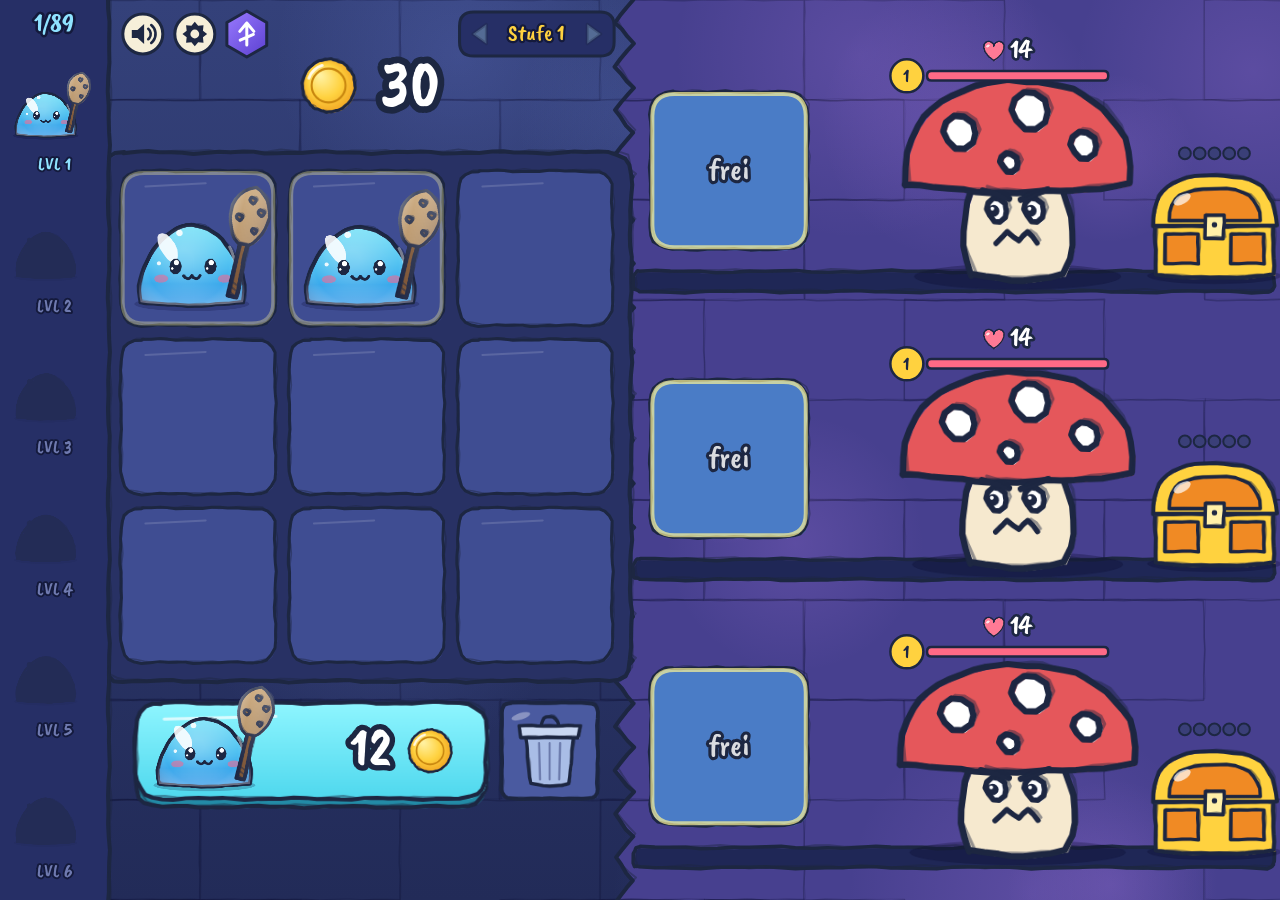
<file: public/index.html>
<!doctype html><html lang="de"><meta charset="utf-8"><meta name="viewport" content="width=device-width,initial-scale=1,maximum-scale=1,user-scalable=no,viewport-fit=cover">
<title>Schleimmerge</title>
<meta name="apple-mobile-web-app-capable" content="yes"><meta name="mobile-web-app-capable" content="yes">
<meta name="apple-mobile-web-app-title" content="Schleimmerge"><meta name="theme-color" content="#2a3350">
<style>
@font-face{font-family:"Caveat Brush";font-style:normal;font-weight:400;font-display:swap;src:url([data-uri]) format("woff2")}
@font-face{font-family:"Patrick Hand";font-style:normal;font-weight:400;font-display:swap;src:url([data-uri]) format("woff2")}
:root{--ink:#1d2742}
*{box-sizing:border-box}
html,body{margin:0;height:100%;overflow:hidden;background:#2a3350;color:var(--ink);-webkit-user-select:none;user-select:none;-webkit-touch-callout:none;touch-action:none;overscroll-behavior:none}
canvas{display:block;width:100vw;height:100vh;height:100dvh;touch-action:none;-webkit-tap-highlight-color:transparent}
</style><body><canvas id="cv"></canvas><script>
/* Muss ganz vorn im Spiel stehen, vor dem Spielcode.
   1. Ist der Browser-Speicher (localStorage) hier gesperrt, etwa weil das Spiel eingebettet im Spiele-Hub läuft, gibt es einen Ersatz im Arbeitsspeicher.
      Der Spiele-Hub bewahrt den Stand dann auf (siehe Spielstand-Code-Modul).
   2. Der Hub hängt seinen gespeicherten Stand als #lgh=<Base64url(JSON)> an die Adresse. Er wird hier in den Speicher geschrieben und der Hash entfernt. */
(function () {
  var ok = true;
  try { var t0 = window.localStorage; t0.setItem('__lgh_t', '1'); t0.removeItem('__lgh_t'); } catch (e) { ok = false; }
  if (!ok) {
    var m = {}, melde = function () { if (window.__lghAenderung) window.__lghAenderung(); };
    var shim = {
      getItem: function (k) { return Object.prototype.hasOwnProperty.call(m, k) ? m[k] : null; },
      setItem: function (k, v) { if (window.__lghSperre) return; m[k] = String(v); melde(); },
      removeItem: function (k) { if (window.__lghSperre) return; delete m[k]; melde(); },
      clear: function () { if (window.__lghSperre) return; m = {}; melde(); },
      key: function (i) { var k = Object.keys(m); return i < k.length ? k[i] : null; }
    };
    Object.defineProperty(shim, 'length', { get: function () { return Object.keys(m).length; } });
    try { Object.defineProperty(window, 'localStorage', { get: function () { return shim; }, configurable: true }); window.__lghSpeicherErsatz = true; } catch (e) { }
  }
  try {
    var h = location.hash;
    if (h.indexOf('#lgh=') !== 0) return;
    var t = h.slice(5).replace(/-/g, '+').replace(/_/g, '/');
    while (t.length % 4) t += '=';
    var s = atob(t), u = new Uint8Array(s.length);
    for (var i = 0; i < s.length; i++) u[i] = s.charCodeAt(i);
    var o = JSON.parse(new TextDecoder().decode(u));
    if (o && o.d && typeof o.d === 'object') for (var k in o.d) if (Object.prototype.hasOwnProperty.call(o.d, k)) localStorage.setItem(k, String(o.d[k]));
    history.replaceState(null, '', location.pathname + location.search);
  } catch (e) { }
})();

/*lgh-ton-start*/
/* Lautstärke aus dem Spielmenü des Hubs. Gehört ans Ende von lgh-vorlade.js (eingefügt von lgh-ton-einbauen.py), muss vor dem Spielcode laufen.
   Der Hub kann in ein fremdes Spiel nicht hineinregeln, also macht das Spiel mit: Dieser Teil meldet dem Hub {lgh:'ton-bereit'} und bekommt
   dann {lgh:'ton', v:0..1, stumm:bool}. Die Lautstärke wirkt auf
   - Web Audio: alles, was an den Ausgang (destination) angeschlossen wird, läuft über einen gemeinsamen Lautstärkeregler (ein GainNode je AudioContext),
   - <audio>, <video> und new Audio(): die tatsächliche Lautstärke ist die vom Spiel gewünschte (volume) mal die Hub-Lautstärke; das Spiel liest weiter
     seinen eigenen Wert zurück.
   Nicht erfasst: Sprachausgabe (speechSynthesis) und Ton, der von woanders kommt (Videos in fremden Iframes). Ohne Hub (kein Elternfenster) tut dieser Teil nichts. */
(function () {
  if (window.parent === window || window.__lghTon) return;
  var hub = { v: 1, stumm: false };
  function faktor() { return hub.stumm ? 0 : hub.v; }
  function klemm(x) { x = Number(x); return x > 1 ? 1 : x >= 0 ? x : 0; }

  /* --- Web Audio --- */
  var AN = window.AudioNode, ADN = window.AudioDestinationNode, OAC = window.OfflineAudioContext;
  var regler = typeof WeakMap === 'function' ? new WeakMap() : null, kontexte = [];
  function meister(ctx) {
    if (!regler || (OAC && ctx instanceof OAC)) return null;
    var g = regler.get(ctx);
    if (!g) {
      try {
        g = ctx.createGain(); g.gain.value = faktor();
        origConnect.call(g, ctx.destination);
        regler.set(ctx, g); kontexte.push(typeof WeakRef === 'function' ? new WeakRef(ctx) : ctx);
      } catch (e) { return null; }
    }
    return g;
  }
  var origConnect = AN && AN.prototype.connect, origDisconnect = AN && AN.prototype.disconnect;
  if (AN && ADN && origConnect && regler) {
    AN.prototype.connect = function (ziel, a, b) {
      if (ziel instanceof ADN) {
        var m = meister(ziel.context);
        if (m && this !== m) { origConnect.call(this, m, a, 0); return ziel; }
      }
      return origConnect.apply(this, arguments);
    };
    AN.prototype.disconnect = function (ziel) {
      if (ziel instanceof ADN) {
        var m = meister(ziel.context);
        if (m && this !== m) return origDisconnect.call(this, m);
      }
      return origDisconnect.apply(this, arguments);
    };
  }
  function reglerSetzen() {
    var f = faktor();
    kontexte = kontexte.filter(function (r) {
      var ctx = typeof WeakRef === 'function' && r instanceof WeakRef ? r.deref() : r;
      if (!ctx) return false;
      var g = regler.get(ctx);
      if (g) { try { g.gain.setTargetAtTime(f, ctx.currentTime, 0.015); } catch (e) { g.gain.value = f; } }
      return true;
    });
  }

  /* --- <audio> und <video> --- */
  var MEL = window.HTMLMediaElement, vd = MEL && Object.getOwnPropertyDescriptor(MEL.prototype, 'volume');
  var elemente = [];
  function elem(r) { return typeof WeakRef === 'function' && r instanceof WeakRef ? r.deref() : r; }
  function wirkung(el) {
    if (el.__lghGraph) return;   // läuft über Web Audio (createMediaElementSource), dort wirkt schon der gemeinsame Regler
    try { vd.set.call(el, klemm((el.__lghV === undefined ? vd.get.call(el) : el.__lghV) * faktor())); } catch (e) { }
  }
  function merke(el) {
    if (el.__lghM) return; el.__lghM = true;
    if (el.__lghV === undefined) { try { el.__lghV = vd.get.call(el); } catch (e) { el.__lghV = 1; } }
    elemente.push(typeof WeakRef === 'function' ? new WeakRef(el) : el);
    if (elemente.length > 400 && typeof WeakRef !== 'function') elemente.shift();
  }
  if (MEL && vd && vd.get && vd.set) {
    Object.defineProperty(MEL.prototype, 'volume', {
      configurable: true, enumerable: vd.enumerable,
      get: function () { return this.__lghM && this.__lghV !== undefined ? this.__lghV : vd.get.call(this); },
      set: function (v) { vd.set.call(this, v); merke(this); this.__lghV = klemm(v); wirkung(this); }
    });
    var origPlay = MEL.prototype.play;
    MEL.prototype.play = function () { merke(this); wirkung(this); return origPlay.apply(this, arguments); };
    // Elemente, die von selbst starten (autoplay), melden sich mit dem Ereignis "play"
    document.addEventListener('play', function (e) { if (e.target && e.target.nodeType === 1) { merke(e.target); wirkung(e.target); } }, true);
    if (window.AudioContext || window.webkitAudioContext) {
      [window.AudioContext, window.webkitAudioContext].forEach(function (C) {
        if (!C || !C.prototype.createMediaElementSource) return;
        var o = C.prototype.createMediaElementSource;
        C.prototype.createMediaElementSource = function (el) { try { if (el) { el.__lghGraph = true; if (el.__lghM && el.__lghV !== undefined) vd.set.call(el, el.__lghV); } } catch (e) { } return o.apply(this, arguments); };
      });
    }
  }
  function elementeSetzen() {
    elemente = elemente.filter(function (r) { var el = elem(r); if (!el) return false; wirkung(el); return true; });
  }

  function anwenden() { reglerSetzen(); elementeSetzen(); }
  window.addEventListener('message', function (e) {
    var d = e.data;
    if (e.source !== window.parent || !d || d.lgh !== 'ton' || typeof d.v !== 'number') return;
    hub.v = klemm(d.v); hub.stumm = !!d.stumm; anwenden();
  });
  window.__lghTon = {   // auch zum Prüfen: gemeinsamer Regler eines Kontexts, tatsächliche Lautstärke eines Elements
    faktor: faktor, regler: function (ctx) { return regler ? regler.get(ctx) || null : null; },
    wirklich: function (el) { return vd.get.call(el); }
  };
  function melden() { try { window.parent.postMessage({ lgh: 'ton-bereit' }, '*'); } catch (e) { } }
  melden();
  window.addEventListener('load', melden);
})();
/*lgh-ton-ende*/
"use strict";
/* Reine Rechenfunktionen (ohne Browser), damit man sie in Node simulieren kann */
const BASE_MAX = 87, DLC_MAX = 89, MAXLVL = DLC_MAX;     // BASE_MAX: höchste Waffe ohne DLC; 88 und 89 gibt es nur mit „Runenschmiede“ (MAXLVL = Obergrenze im Spielstand)
const BEAT = 0.85;                                   // Sekunden zwischen zwei Schlägen
const dpsOf = l => 4 * Math.pow(2.15, l - 1) * (l === 88 ? 3 : l === 89 ? 10 : 1);   // die beiden DLC-Waffen haben zusätzlich 3× und 10× Schaden         // Schaden pro Sekunde eines Schleims
const isBoss = st => st % 10 === 0;
const baseHp = st => Math.round(14 * Math.pow(1.30, st - 1));
const hpOf = st => baseHp(st) * (isBoss(st) ? 5 : 1);
const rewardOf = st => Math.ceil(baseHp(st) * 0.6) * (isBoss(st) ? 4 : 1);
const spawnLvl = best => Math.max(1, best - 5);       // welche Stufe der Kauf-Button liefert
const costOf = (lvl, units) => Math.floor(12 * Math.pow(2.3, lvl - 1) * (1 + 0.022 * units));   // units = Wert aller aktuell besessenen Schleime, gemessen in Schleimen der Kauf-Stufe (eine Stufe höher zählt genau doppelt)
const CHEST_EVERY = 5;                               // Kisten öffnen sich nach so vielen Siegen

const SUFFIX = ["", "k", "m", "b", "t", "qa", "qi", "sx", "sp", "ok", "no", "dc", "ud", "dd"];
function fmt(n) {
  if (!isFinite(n)) return "unendlich";
  if (n < 1000) return String(Math.floor(n));
  const e = Math.min(SUFFIX.length - 1, Math.floor(Math.log10(n) / 3));
  if (e >= SUFFIX.length - 1 && n >= 1e42) return n.toExponential(2).replace("+", "");
  const v = n / Math.pow(1000, e);
  return (v >= 100 ? v.toFixed(0) : v >= 10 ? v.toFixed(1) : v.toFixed(2)).replace(/(\.\d*?)0+$/, "$1").replace(/\.$/, "") + SUFFIX[e];
}
"use strict";
/* ===== Hilfsfunktionen und der handgezeichnete Look (wie in Tonlinge: wackelnde Doppellinie in Tintenblau) ===== */
const INK = "#1d2742";
const $ = id => document.getElementById(id);
const clamp = (v, a, b) => Math.max(a, Math.min(b, v));
const lerp = (a, b, t) => a + (b - a) * t;
const ease = t => t * t * (3 - 2 * t);
function hs(x, y, k) { let h = (x * 374761393 + y * 668265263 + (k || 0) * 2147483647) | 0; h = (h ^ (h >>> 13)) * 1274126177 | 0; h ^= h >>> 16; return (h >>> 0) / 4294967296; }
function hsl(h, s, l) { h = ((h % 360) + 360) % 360; const a = s * Math.min(l, 1 - l), f = n => { const k = (n + h / 30) % 12; return Math.round(255 * (l - a * Math.max(-1, Math.min(k - 3, 9 - k, 1)))).toString(16).padStart(2, "0"); }; return "#" + f(0) + f(8) + f(4); }
function hexA(hex, a) { const p = parseInt(hex.slice(1), 16); return "rgba(" + (p >> 16) + "," + ((p >> 8) & 255) + "," + (p & 255) + "," + a + ")"; }
function mkCanvas(w, h) { const c = document.createElement("canvas"); c.width = Math.max(1, Math.round(w)); c.height = Math.max(1, Math.round(h)); return c; }

/* Ein Zeichenkontext, der alle Pfade leicht wackeln lässt, die Kontur doppelt zieht und die Füllung minimal neben den Strich setzt.
   seg = Abstand der Stützpunkte, amp = Stärke des Wackelns (beides in den Einheiten, in denen gerade gezeichnet wird). */
function sketch(c, seed, seg, amp) {
  let subs = [], cur = null, lx = 0, ly = 0; const TAU = Math.PI * 2;
  const add = (x, y) => { if (!cur) { cur = { p: [], closed: false }; subs.push(cur); } cur.p.push([x, y]); lx = x; ly = y; };
  const line = (x, y) => { if (!cur) return add(x, y); const n = Math.max(1, Math.ceil(Math.hypot(x - lx, y - ly) / seg)), x0 = lx, y0 = ly; for (let i = 1; i <= n; i++) add(x0 + (x - x0) * i / n, y0 + (y - y0) * i / n); };
  const nz = (i, k) => Math.sin(i * .85 + seed * 12.9 + k * 3.1) * .62 + Math.sin(i * 2.1 + seed * 7.3 + k) * .38;
  const emit = (k, a, ox, oy) => { c.beginPath(); for (const sb of subs) { if (sb.p.length < 2) continue; sb.p.forEach((p, i) => { const x = p[0] + nz(i, k) * a + ox, y = p[1] + nz(i + 40, k) * a + oy; i ? c.lineTo(x, y) : c.moveTo(x, y); }); if (sb.closed) c.closePath(); } };
  const arcPts = (x, y, rx, ry, rot, a0, a1, ccw) => {
    let d = a1 - a0; if (!ccw) { while (d < 0) d += TAU; if (d > TAU) d = TAU; } else { while (d > 0) d -= TAU; if (d < -TAU) d = -TAU; }
    const full = Math.abs(d) >= TAU - .01, n = Math.max(10, Math.ceil(Math.abs(d) * Math.max(rx, ry) / seg)), co = Math.cos(rot), si = Math.sin(rot);
    for (let i = 0; i <= (full ? n - 1 : n); i++) { const a = a0 + d * i / n, px = Math.cos(a) * rx, py = Math.sin(a) * ry, X = x + px * co - py * si, Y = y + px * si + py * co; i === 0 ? line(X, Y) : add(X, Y); }
    if (full && cur) cur.closed = true;
  };
  const O = {
    beginPath() { subs = []; cur = null; },
    moveTo(x, y) { cur = null; add(x, y); },
    lineTo: line,
    quadraticCurveTo(cx, cy, x, y) { const x0 = lx, y0 = ly, n = Math.max(4, Math.ceil((Math.hypot(cx - x0, cy - y0) + Math.hypot(x - cx, y - cy)) / seg)); for (let i = 1; i <= n; i++) { const t = i / n, u = 1 - t; add(u * u * x0 + 2 * u * t * cx + t * t * x, u * u * y0 + 2 * u * t * cy + t * t * y); } },
    bezierCurveTo(c1x, c1y, c2x, c2y, x, y) { const x0 = lx, y0 = ly, n = Math.max(5, Math.ceil((Math.hypot(c1x - x0, c1y - y0) + Math.hypot(c2x - c1x, c2y - c1y) + Math.hypot(x - c2x, y - c2y)) / seg)); for (let i = 1; i <= n; i++) { const t = i / n, u = 1 - t; add(u * u * u * x0 + 3 * u * u * t * c1x + 3 * u * t * t * c2x + t * t * t * x, u * u * u * y0 + 3 * u * u * t * c1y + 3 * u * t * t * c2y + t * t * t * y); } },
    arc(x, y, r, a0, a1, ccw) { arcPts(x, y, r, r, 0, a0, a1, ccw); },
    ellipse(x, y, rx, ry, rot, a0, a1, ccw) { arcPts(x, y, rx, ry, rot, a0, a1, ccw); },
    rect(x, y, w, h) { cur = null; add(x, y); line(x + w, y); line(x + w, y + h); line(x, y + h); O.closePath(); },
    closePath() { if (cur && cur.p.length) { cur.closed = true; const f = cur.p[0]; lx = f[0]; ly = f[1]; cur = null; } },
    fill() { const lw = c.lineWidth; emit(3, amp * .8, lw * .4, lw * .35); c.fill(); },
    stroke() { const lw = c.lineWidth; emit(1, amp, 0, 0); c.stroke(); c.save(); c.globalAlpha *= .45; c.lineWidth = lw * .5; emit(2, amp * 1.4, lw * .3, -lw * .25); c.stroke(); c.restore(); },
    clip() { emit(1, amp * .5, 0, 0); c.clip(); }
  };
  return new Proxy(c, { get(t, p) { if (p in O) return O[p]; const v = t[p]; return typeof v === "function" ? v.bind(t) : v; }, set(t, p, v) { t[p] = v; return true; } });
}
/* Füllen und mit Tinte umranden */
let FSMODE = 0;   // 0 = normal, 1 = nur Füllung, 2 = nur Kontur (für die animierten Magiewaffen)
function FS(c, fill) { if (fill && FSMODE !== 2) { c.fillStyle = fill; c.fill(); } if (FSMODE !== 1) { c.strokeStyle = INK; c.stroke(); } }
/* Sprite zeichnen: Leinwand w*h, Ursprung (ox,oy), Einheit u. fn bekommt einen wackelnden Kontext in Einheiten */
function makeSprite(w, h, ox, oy, u, seed, fn, amp) {
  const cv = mkCanvas(w, h), g = cv.getContext("2d");
  g.save(); g.translate(ox, oy); g.scale(u, u); g.lineJoin = g.lineCap = "round"; g.lineWidth = .03; g.strokeStyle = INK;
  fn(sketch(g, seed, .07, amp == null ? .007 : amp), g); g.restore(); return cv;
}
/* Weiße Silhouette eines Sprites (für den Treffer-Blitz) */
function silhouette(src, col) { const cv = mkCanvas(src.width, src.height), g = cv.getContext("2d"); g.drawImage(src, 0, 0); g.globalCompositeOperation = "source-in"; g.fillStyle = col || "#fff"; g.fillRect(0, 0, cv.width, cv.height); return cv; }
/* Vierzackiger Funke */
function sparklePath(c, x, y, r) { c.beginPath(); c.moveTo(x, y - r); c.quadraticCurveTo(x, y, x + r, y); c.quadraticCurveTo(x, y, x, y + r); c.quadraticCurveTo(x, y, x - r, y); c.quadraticCurveTo(x, y, x, y - r); c.closePath(); }
function starPath(c, x, y, ro, ri, rot) { c.beginPath(); for (let i = 0; i < 10; i++) { const a = rot + i * Math.PI / 5 - Math.PI / 2, r = i % 2 ? ri : ro; i ? c.lineTo(x + Math.cos(a) * r, y + Math.sin(a) * r) : c.moveTo(x + Math.cos(a) * r, y + Math.sin(a) * r); } c.closePath(); }
"use strict";
/* ===== Alles wird selbst gezeichnet (keine Emojis, keine Zeichen als Bilder). Sprites werden einmal erzeugt und dann gecacht. ===== */

/* ---------- Schleime ---------- */
function slimePalette(l) {
  if (l === 88) return ["#9ff5e8", "#42d6c4", "#1c8f9e"]; if (l === 89) return ["#fff0ff", "#ff9be8", "#8c7bff"];
  const H = [190, 125, 320, 38, 0, 270, 160, 15, 300, 210];
  const h = l <= 10 ? H[l - 1] : (l * 47 + 13) % 360;
  const span = l <= 10 ? 16 : Math.min(260, 16 + (l - 10) * 5.5);   // ab Stufe 10 wird der Verlauf immer bunter
  return [hsl(h, .9, .75), hsl(h + span * .5, .85, .63), hsl(h + span, .8, .52)];
}
const SL_W = 256, SL_U = 210, SL_OX = 128, SL_OY = 228;
const slimeCache = {}, faceCache = {}, weapCache = {}, silCache = {};
function shadeHex(hex, k) { const p = parseInt(hex.slice(1), 16), m = sh => Math.round(((p >> sh) & 255) * (1 - k)); return "rgb(" + m(16) + "," + m(8) + "," + m(0) + ")"; }
function bodyPath(c) { c.beginPath(); c.moveTo(-.5, -.02); c.bezierCurveTo(-.58, -.3, -.3, -.78, 0, -.78); c.bezierCurveTo(.3, -.78, .58, -.3, .5, -.02); c.quadraticCurveTo(0, .05, -.5, -.02); c.closePath(); }
function slimeHat(c, g, t, l) {   // Kopfschmuck je Materialstufe: ab Eisen gibt es etwas auf dem Kopf
  c.lineWidth = .03;
  if (t === 1) { for (const s of [-1, 1]) { c.beginPath(); c.moveTo(0, -.77); c.bezierCurveTo(s * .06, -.9, s * .2, -.95, s * .26, -.88); c.bezierCurveTo(s * .22, -.78, s * .1, -.74, 0, -.77); c.closePath(); FS(c, s < 0 ? "#6fc05a" : "#8fd86a"); } }
  else if (t === 2) { crownShape(c, g, 0, -.74, .7); }
  else if (t === 3) { for (const s of [-1, 1]) { c.beginPath(); c.moveTo(s * .13, -.72); c.lineTo(s * .22, -.98); c.lineTo(s * .3, -.7); c.closePath(); FS(c, "#9ff0ff"); g.strokeStyle = "rgba(255,255,255,.8)"; g.lineWidth = .02; g.beginPath(); g.moveTo(s * .22, -.94); g.lineTo(s * .2, -.78); g.stroke(); g.strokeStyle = INK; } }
  else if (t === 4) { const fl = [[-.14, -.74, .13, "#ff7a2a"], [.14, -.74, .13, "#ff7a2a"], [0, -.78, .18, "#ffb02a"]]; for (const f of fl) { c.beginPath(); c.moveTo(f[0] - f[2] * .6, f[1]); c.quadraticCurveTo(f[0] - f[2] * .3, f[1] - f[2] * 1.4, f[0], f[1] - f[2] * 2.1); c.quadraticCurveTo(f[0] + f[2] * .4, f[1] - f[2] * 1.2, f[0] + f[2] * .6, f[1]); c.closePath(); FS(c, f[3]); } }
  else if (t === 7) {
    if (l === 85) { c.lineWidth = .04; c.beginPath(); c.ellipse(0, -.76, .26, .06, 0, 0, 7); c.strokeStyle = "#ffd95a"; c.stroke(); for (const f of [[-.15, .2, .07], [0, .3, .09], [.15, .2, .07]]) flameAt(c, g, f[0], -.76, f[1], f[2], "#ff5a1c", "#ffc13a"); }
    else if (l === 86) { for (const s of [-1, 1]) { c.lineWidth = .028; poly(c, [[s * .08, -.74], [s * .22, -.88], [s * .15, -.9], [s * .27, -1.04], [s * .07, -.93], [s * .14, -.92], [s * .03, -.8]], "#ffe94a"); } }
    else if (l === 88) { c.lineWidth = .035; c.beginPath(); c.ellipse(0, -.9, .25, .065, 0, 0, 7); c.strokeStyle = "#ffd95a"; c.stroke(); for (let i = 0; i < 4; i++) { const a = i * Math.PI / 2 + .4; c.lineWidth = .025; c.beginPath(); c.moveTo(Math.cos(a) * .2, -.9 + Math.sin(a) * .052); c.lineTo(Math.cos(a) * .26, -.9 + Math.sin(a) * .068); c.strokeStyle = "#8ffbe9"; c.stroke(); } c.lineWidth = .028; c.beginPath(); c.arc(0, -.97, .05, 0, 7); FS(c, "#6ff3de"); g.strokeStyle = INK; }
    else if (l === 89) { c.lineWidth = .03; starPath(c, 0, -.95, .14, .055, 0); FS(c, "#ffffff"); c.lineWidth = .02; starPath(c, 0, -.95, .08, .032, .3); FS(c, "#ff9be8"); g.strokeStyle = INK; }
    else { c.lineWidth = .05; c.beginPath(); c.ellipse(0, -.93, .25, .066, 0, 0, 7); c.strokeStyle = "#12082a"; c.stroke(); c.lineWidth = .02; c.beginPath(); c.ellipse(0, -.93, .25, .066, 0, 0, 7); c.strokeStyle = "#c08cff"; c.stroke(); c.lineWidth = .028; c.beginPath(); c.arc(0, -1.0, .06, 0, 7); FS(c, "#0a0418"); g.strokeStyle = INK; }
  }
  else if (t === 6) { c.lineWidth = .035; c.beginPath(); c.ellipse(0, -.9, .27, .07, 0, 0, 7); c.strokeStyle = "#9fd8ff"; c.stroke(); c.lineWidth = .02; c.beginPath(); c.ellipse(0, -.9, .2, .042, 0, 0, 7); c.strokeStyle = "#fff"; c.stroke(); for (const s of [[-.21, -.97, .055], [0, -1.0, .07], [.21, -.97, .055]]) { c.lineWidth = .025; starPath(c, s[0], s[1], s[2], s[2] * .45, 0); FS(c, "#e4f4ff"); } g.strokeStyle = INK; }
  else if (t === 5) { c.lineWidth = .035; c.beginPath(); c.ellipse(0, -.93, .22, .06, 0, 0, 7); c.strokeStyle = "#ffe27a"; c.stroke(); g.strokeStyle = "rgba(255,255,255,.7)"; g.lineWidth = .014; g.beginPath(); g.ellipse(0, -.935, .2, .045, 0, 3.4, 5.6); g.stroke(); g.strokeStyle = INK; }
}
function slimeSprite(l) {
  return slimeCache[l] || (slimeCache[l] = makeSprite(SL_W, SL_W, SL_OX, SL_OY, SL_U, l * .37 + 1, (c, g) => {
    const pal = slimePalette(l), t = wTier(l);
    g.fillStyle = "rgba(10,10,50,.22)"; g.beginPath(); g.ellipse(0, .0, .56, .07, 0, 0, 7); g.fill();
    const gr = g.createLinearGradient(0, -.78, 0, 0); gr.addColorStop(0, pal[0]); gr.addColorStop(.5, pal[1]); gr.addColorStop(1, pal[2]);
    bodyPath(c); c.lineWidth = .04; FS(c, gr);
    /* Schattierung nur innerhalb des Körpers: dunkler Rand, Rückstrahlung unten, heller Kern oben */
    g.save(); bodyPath(c); c.clip();
    const rg = g.createRadialGradient(-.08, -.46, .08, 0, -.36, .66); rg.addColorStop(0, "rgba(255,255,255,.22)"); rg.addColorStop(.55, "rgba(255,255,255,0)"); rg.addColorStop(1, "rgba(25,10,70,.34)"); g.fillStyle = rg; g.fillRect(-.7, -.9, 1.4, 1);
    const bg = g.createLinearGradient(0, -.2, 0, 0); bg.addColorStop(0, "rgba(255,255,255,0)"); bg.addColorStop(1, "rgba(255,255,255,.3)"); g.fillStyle = bg; g.fillRect(-.7, -.2, 1.4, .25);
    g.restore();
    /* Glanz */
    g.fillStyle = "rgba(255,255,255,.88)"; c.beginPath(); c.ellipse(-.25, -.57, .075, .16, -.5, 0, 7); c.fill();
    g.beginPath(); g.arc(-.12, -.7, .032, 0, 7); g.fill(); g.beginPath(); g.arc(-.32, -.4, .02, 0, 7); g.fill();
    g.strokeStyle = "rgba(255,255,255,.4)"; g.lineWidth = .028; g.beginPath(); g.arc(0, -.36, .42, -.5, .35); g.stroke();
    g.strokeStyle = INK;
    if (l >= 25) { g.fillStyle = "rgba(255,255,255,.95)"; sparklePath(g, .22, -.5, .07); g.fill(); sparklePath(g, .3, -.3, .045); g.fill(); sparklePath(g, -.3, -.22, .04); g.fill(); }
    if (t) slimeHat(c, g, t, l);
  }, .006));
}
function faceSprite(l, state) {   // state: 0 offen, 1 blinzeln, 2 Angriff
  const v = l % 4, key = v + "_" + state;
  return faceCache[key] || (faceCache[key] = makeSprite(SL_W, SL_W, SL_OX, SL_OY, SL_U, 7.7 + v, (c, g) => {
    g.fillStyle = "rgba(255,100,140,.55)"; c.beginPath(); c.ellipse(-.31, -.26, .07, .04, 0, 0, 7); c.fill(); c.beginPath(); c.ellipse(.31, -.26, .07, .04, 0, 0, 7); c.fill();
    for (const sx of [-1, 1]) {
      const ex = sx * .17, ey = -.38;
      if (state === 1) { c.lineWidth = .028; c.beginPath(); c.arc(ex, ey, .05, .15 * Math.PI, .85 * Math.PI); c.stroke(); }
      else { g.fillStyle = INK; c.beginPath(); c.ellipse(ex, ey, .06, .078, 0, 0, 7); c.fill(); g.fillStyle = "#fff"; g.beginPath(); g.arc(ex + .02, ey - .028, .026, 0, 7); g.fill(); g.beginPath(); g.arc(ex - .02, ey + .03, .012, 0, 7); g.fill(); }
    }
    c.lineWidth = .028;
    if (state === 2) { c.beginPath(); c.ellipse(0, -.24, .06, .075, 0, 0, 7); FS(c, INK); g.fillStyle = "#ff7a95"; g.beginPath(); g.ellipse(0, -.205, .04, .035, 0, 0, 7); g.fill(); }
    else if (v === 0) { c.beginPath(); c.arc(0, -.31, .075, .15 * Math.PI, .85 * Math.PI); c.stroke(); }
    else if (v === 1) { c.beginPath(); c.arc(-.04, -.29, .04, .1 * Math.PI, .9 * Math.PI); c.stroke(); c.beginPath(); c.arc(.04, -.29, .04, .1 * Math.PI, .9 * Math.PI); c.stroke(); }
    else if (v === 2) { c.beginPath(); c.moveTo(-.08, -.3); c.quadraticCurveTo(0, -.17, .08, -.3); c.closePath(); FS(c, INK); g.fillStyle = "#ff7a95"; g.beginPath(); g.ellipse(0, -.225, .035, .028, 0, 0, 7); g.fill(); }
    else { c.beginPath(); c.ellipse(0, -.26, .035, .05, 0, 0, 7); FS(c, INK); }
  }, .003));
}
function slimeSil(l) { return silCache[l] || (silCache[l] = silhouette(slimeSprite(l), "#222a4a")); }

/* ---------- Waffen ---------- */
const WTYPES = ["keule", "schwert", "axt", "speer", "hammer", "zauberstab", "dolch", "dreizack", "mondstab", "streitkolben", "doppelaxt", "sense"];
const WTIERS = ["Holz", "Eisen", "Gold", "Kristall", "Feuer", "Magie", "Kosmos"];
const MATS = [
  { m: "#c9a06a", d: "#8a5e30", h: "#8a5a2e", g: "#ffe27a" },
  { m: "#d5dce6", d: "#8895a8", h: "#7a4a2a", g: "#ffffff" },
  { m: "#ffd95a", d: "#d19a1c", h: "#8a3b2a", g: "#fff3b0" },
  { m: "#8fe9ff", d: "#3fb6d6", h: "#365a9c", g: "#e2fbff" },
  { m: "#ff9a4a", d: "#d8431c", h: "#4a2a2a", g: "#ffe29a" },
  { m: "#d89bff", d: "#8a46d0", h: "#2f2a5a", g: "#ffd6ff" },
  { m: "#8a6aff", d: "#2a1f8a", h: "#1a1540", g: "#fff3a8" }
];
const wType = l => (l - 1) % 12, wTier = l => l > 84 ? 7 : Math.min(6, Math.floor((l - 1) / 12));
function slimeName(l) { if (l > 84) return SPECIAL_NAMES[l - 85]; const t = WTYPES[wType(l)]; return WTIERS[wTier(l)] + t; }
const WP_W = 320, WP_U = 190, WP_OX = 160, WP_OY = 262;
/* Wo der Kopf der Waffe sitzt (für Leuchten, Flammen, Funken), in Einheiten ab dem Griff */
const HEAD = [[0, -.72], [0, -.66], [.2, -.68], [0, -.84], [0, -.76], [0, -.82], [0, -.4], [0, -.74], [0, -.72], [0, -.74], [0, -.68], [.22, -.78]];
function weaponShape(c, g, type, M) {
  const shaft = (y0, y1, w) => { c.beginPath(); c.moveTo(-w, y0); c.lineTo(w, y0); c.lineTo(w * .9, y1); c.lineTo(-w * .9, y1); c.closePath(); FS(c, M.h); };
  const grip = () => { g.strokeStyle = hexA(INK, .5); g.lineWidth = .018; for (let i = 0; i < 3; i++) { g.beginPath(); g.moveTo(-.04, -.02 + i * .05); g.lineTo(.04, .02 + i * .05); g.stroke(); } g.strokeStyle = INK; g.lineWidth = .03; };
  const poly = (pts, fill) => { c.beginPath(); pts.forEach((p, i) => i ? c.lineTo(p[0], p[1]) : c.moveTo(p[0], p[1])); c.closePath(); FS(c, fill); };
  switch (type) {
    case 0: shaft(.12, -.42, .04); grip();
      c.beginPath(); c.moveTo(-.05, -.38); c.bezierCurveTo(-.22, -.5, -.24, -.86, 0, -.92); c.bezierCurveTo(.24, -.86, .22, -.5, .05, -.38); c.closePath(); FS(c, M.m);
      for (const p of [[-.09, -.62, .03], [.1, -.7, .03], [0, -.8, .03], [.07, -.52, .025]]) { c.beginPath(); c.arc(p[0], p[1], p[2], 0, 7); FS(c, M.d); }
      break;
    case 1: poly([[-.07, -.28], [-.07, -.78], [0, -.97], [.07, -.78], [.07, -.28]], M.m);
      g.strokeStyle = M.d; g.lineWidth = .022; g.beginPath(); g.moveTo(0, -.3); g.lineTo(0, -.84); g.stroke(); g.strokeStyle = INK; g.lineWidth = .03;
      poly([[-.21, -.28], [.21, -.28], [.19, -.2], [-.19, -.2]], M.d); shaft(-.2, .08, .036); grip();
      c.beginPath(); c.arc(0, .12, .055, 0, 7); FS(c, M.d); break;
    case 2: shaft(.12, -.88, .035); grip();
      c.beginPath(); c.moveTo(.03, -.84); c.bezierCurveTo(.3, -.98, .44, -.76, .35, -.48); c.bezierCurveTo(.3, -.38, .2, -.42, .03, -.5); c.closePath(); FS(c, M.m);
      g.strokeStyle = M.d; g.lineWidth = .02; g.beginPath(); g.moveTo(.1, -.76); g.quadraticCurveTo(.3, -.8, .33, -.55); g.stroke(); g.strokeStyle = INK; g.lineWidth = .03;
      poly([[-.03, -.8], [-.14, -.72], [-.03, -.64]], M.d); break;
    case 3: shaft(.15, -.72, .03); grip();
      c.beginPath(); c.moveTo(0, -.98); c.bezierCurveTo(.14, -.86, .12, -.74, .05, -.68); c.lineTo(-.05, -.68); c.bezierCurveTo(-.12, -.74, -.14, -.86, 0, -.98); c.closePath(); FS(c, M.m);
      poly([[-.07, -.7], [.07, -.7], [.06, -.64], [-.06, -.64]], M.d); poly([[.03, -.62], [.2, -.55], [.03, -.5]], M.d); break;
    case 4: shaft(.12, -.7, .035); grip();
      c.beginPath(); c.rect(-.26, -.92, .52, .3); FS(c, M.m);
      poly([[-.3, -.95], [-.2, -.95], [-.2, -.59], [-.3, -.59]], M.d); poly([[.3, -.95], [.2, -.95], [.2, -.59], [.3, -.59]], M.d);
      g.strokeStyle = hexA("#ffffff", .5); g.lineWidth = .02; g.beginPath(); g.moveTo(-.14, -.86); g.lineTo(.12, -.86); g.stroke(); g.strokeStyle = INK; g.lineWidth = .03; break;
    case 5: shaft(.14, -.72, .028); grip();
      starPath(c, 0, -.82, .22, .095, 0); FS(c, M.m);
      c.beginPath(); c.arc(0, -.82, .045, 0, 7); FS(c, M.g);
      g.fillStyle = "rgba(255,255,255,.95)"; sparklePath(g, .26, -.96, .05); g.fill(); sparklePath(g, -.25, -.68, .04); g.fill(); break;
    case 6: poly([[-.055, -.12], [-.055, -.5], [0, -.66], [.055, -.5], [.055, -.12]], M.m);
      poly([[-.15, -.12], [.15, -.12], [.13, -.06], [-.13, -.06]], M.d); shaft(-.06, .1, .033); grip();
      c.beginPath(); c.arc(0, .13, .045, 0, 7); FS(c, M.d); break;
    case 7: shaft(.14, -.55, .03); grip();
      poly([[-.2, -.7], [-.14, -.7], [-.14, -.62], [-.12, -.6], [0, -.6], [.12, -.6], [.14, -.62], [.14, -.7], [.2, -.7], [.2, -.52], [.1, -.46], [-.1, -.46], [-.2, -.52]], M.m);
      poly([[-.2, -.7], [-.2, -.84], [-.17, -.92], [-.14, -.84], [-.14, -.7]], M.m); poly([[.2, -.7], [.2, -.84], [.17, -.92], [.14, -.84], [.14, -.7]], M.m);
      poly([[-.04, -.6], [-.04, -.86], [0, -.99], [.04, -.86], [.04, -.6]], M.m); break;
    case 8: shaft(.14, -.55, .028); grip();
      c.beginPath(); c.arc(0, -.72, .23, .949, 5.334, false); c.arc(.1, -.72, .19, 4.893, 1.39, true); c.closePath(); FS(c, M.m);
      g.fillStyle = M.g; sparklePath(g, .1, -.72, .06); g.fill(); break;
    case 9: shaft(.14, -.56, .03); grip();
      for (let i = 0; i < 8; i++) { const a = i * Math.PI / 4 + .2, cx = 0, cy = -.74; poly([[cx + Math.cos(a - .28) * .15, cy + Math.sin(a - .28) * .15], [cx + Math.cos(a) * .3, cy + Math.sin(a) * .3], [cx + Math.cos(a + .28) * .15, cy + Math.sin(a + .28) * .15]], M.d); }
      c.beginPath(); c.arc(0, -.74, .17, 0, 7); FS(c, M.m); g.fillStyle = "rgba(255,255,255,.6)"; g.beginPath(); g.arc(-.06, -.8, .04, 0, 7); g.fill(); break;
    case 10: shaft(.12, -.9, .035); grip();
      for (const s of [-1, 1]) { c.beginPath(); c.moveTo(s * .03, -.84); c.bezierCurveTo(s * .3, -.98, s * .44, -.76, s * .35, -.5); c.bezierCurveTo(s * .3, -.4, s * .2, -.44, s * .03, -.52); c.closePath(); FS(c, M.m); }
      c.beginPath(); c.arc(0, -.68, .06, 0, 7); FS(c, M.d); break;
    default: shaft(.14, -.9, .03); grip();
      c.beginPath(); c.moveTo(-.02, -.9); c.bezierCurveTo(.3, -1, .56, -.82, .62, -.52); c.bezierCurveTo(.46, -.7, .26, -.76, -.02, -.74); c.closePath(); FS(c, M.m);
      g.strokeStyle = M.d; g.lineWidth = .02; g.beginPath(); g.moveTo(.1, -.82); g.quadraticCurveTo(.4, -.84, .55, -.62); g.stroke(); g.strokeStyle = INK; g.lineWidth = .03; break;
  }
}
function flameAt(c, g, x, y, h, w, outer, inner) {
  c.lineWidth = .03; c.beginPath(); c.moveTo(x - w, y); c.bezierCurveTo(x - w * 1.1, y - h * .4, x - w * .3, y - h * .55, x, y - h); c.bezierCurveTo(x + w * .3, y - h * .5, x + w * 1.2, y - h * .35, x + w, y); c.closePath(); FS(c, outer);
  c.beginPath(); c.moveTo(x - w * .5, y); c.quadraticCurveTo(x - w * .5, y - h * .4, x, y - h * .62); c.quadraticCurveTo(x + w * .5, y - h * .35, x + w * .5, y); c.closePath(); c.fillStyle = inner; c.fill();
}
function diamondAt(c, g, x, y, r, fill) { c.lineWidth = .025; c.beginPath(); c.moveTo(x, y - r * 1.5); c.lineTo(x + r, y); c.lineTo(x, y + r * 1.5); c.lineTo(x - r, y); c.closePath(); FS(c, fill); g.strokeStyle = "rgba(255,255,255,.7)"; g.lineWidth = .015; g.beginPath(); g.moveTo(x - r * .2, y - r * .9); g.lineTo(x + r * .2, y - r * .1); g.stroke(); g.strokeStyle = INK; }
function weaponSprite(l) {
  return weapCache[l] || (weapCache[l] = makeSprite(WP_W, WP_W, WP_OX, WP_OY, WP_U, l * .53 + 3, (c, g) => {
    const t = wTier(l), type = wType(l), M = Object.assign({}, MATS[t]), ax = HEAD[type][0], ay = HEAD[type][1];
    const TCOL = ["", "", "", "120,230,255", "255,150,50", "210,130,255"];
    /* Hinter der Waffe: Leuchten und je Stufe eigene Effekte */
    if (t >= 3) { const gr = g.createRadialGradient(ax, ay, .02, ax, ay, .62); gr.addColorStop(0, "rgba(" + TCOL[t] + ",.5)"); gr.addColorStop(1, "rgba(" + TCOL[t] + ",0)"); g.fillStyle = gr; g.fillRect(-.9, -1.4, 1.8, 1.7); }
    if (t === 3) { for (const d of [[-.42, -.2, .06], [.4, .1, .07], [-.36, .3, .045], [.1, -.3, .05], [.46, -.32, .04], [-.12, .22, .035]]) diamondAt(c, g, ax + d[0], ay + d[1], d[2], "#bff4ff"); }
    if (t === 4) { const fl = [[-.36, .14, .3, .08], [-.19, .08, .44, .1], [0, .03, .58, .125], [.19, .08, .42, .1], [.36, .14, .28, .08]]; for (const f of fl) flameAt(c, g, ax + f[0], ay + f[1], f[2], f[3], "#ff5a1c", "#ffc13a"); }
    if (t === 5) { g.save(); g.translate(ax, ay); g.rotate(-.45); g.lineCap = "round"; for (const [col, w] of [[INK, .075], ["#6fe0ff", .045], ["#f0ffff", .014]]) { g.strokeStyle = col; g.lineWidth = w; g.beginPath(); g.ellipse(0, 0, .46, .15, 0, 0, 7); g.stroke(); } g.restore(); }
    /* Material mit Verlauf entlang der Waffe */
    if (t >= 3) {
      const gm = g.createLinearGradient(0, ay - .42, 0, ay + .5);
      const ss = t === 3 ? ["#f4feff", "#8fe9ff", "#3fb6d6", "#2a7fb8"] : t === 4 ? ["#ffd23a", "#ff9a2a", "#e8481c", "#a82014"] : ["#ffeaff", "#e0a8ff", "#9a55f0", "#4a2aa8"];
      gm.addColorStop(0, ss[0]); gm.addColorStop(.3, ss[1]); gm.addColorStop(.65, ss[2]); gm.addColorStop(1, ss[3]); M.m = gm; M.d = ss[3];
    }
    c.lineWidth = .04; weaponShape(c, g, type, M);
    /* Licht und Schatten, nur auf der Waffe selbst */
    g.save(); g.globalCompositeOperation = "source-atop";
    const sh = g.createLinearGradient(-.32, 0, .32, 0); sh.addColorStop(0, "rgba(255,255,255,.55)"); sh.addColorStop(.38, "rgba(255,255,255,0)"); sh.addColorStop(1, "rgba(10,10,60,.34)"); g.fillStyle = sh; g.fillRect(-.9, -1.4, 1.8, 1.7);
    const tp = g.createLinearGradient(0, -1, 0, .1); tp.addColorStop(0, "rgba(255,255,255,.22)"); tp.addColorStop(1, "rgba(0,0,40,.12)"); g.fillStyle = tp; g.fillRect(-.9, -1.4, 1.8, 1.7);
    g.lineCap = "round";
    if (t === 3) { for (let i = 0; i < 7; i++) { g.strokeStyle = i % 2 ? "rgba(255,255,255,.65)" : "rgba(0,70,140,.35)"; g.lineWidth = .02; g.beginPath(); g.moveTo(ax - .45 + i * .15, ay - .5); g.lineTo(ax - .25 + i * .15, ay + .5); g.stroke(); }
      g.fillStyle = "rgba(255,255,255,.35)"; g.beginPath(); g.moveTo(ax - .1, ay - .5); g.lineTo(ax + .02, ay - .5); g.lineTo(ax - .02, ay + .2); g.lineTo(ax - .14, ay + .2); g.closePath(); g.fill(); }
    if (t === 4) { g.strokeStyle = "rgba(255,230,120,.6)"; g.lineWidth = .016; for (let i = -1; i <= 1; i++) { g.beginPath(); g.moveTo(ax + i * .12, ay + .45); g.bezierCurveTo(ax + i * .12 - .08, ay + .2, ax + i * .12 + .08, ay, ax + i * .12 - .02, ay - .45); g.stroke(); }
      const hg = g.createRadialGradient(ax, ay, .02, ax, ay, .3); hg.addColorStop(0, "rgba(255,240,160,.4)"); hg.addColorStop(1, "rgba(255,240,160,0)"); g.fillStyle = hg; g.fillRect(ax - .4, ay - .4, .8, .8); }
    if (t === 5) { for (let i = 0; i < 8; i++) { g.strokeStyle = i % 2 ? "rgba(120,240,255,.55)" : "rgba(255,150,255,.5)"; g.lineWidth = .028; g.beginPath(); g.moveTo(ax - .6 + i * .16, ay - .5); g.lineTo(ax - .3 + i * .16, ay + .5); g.stroke(); }
      g.fillStyle = "rgba(255,255,255,.8)"; for (const d of [[-.1, -.2], [.12, .05], [-.04, .22], [.08, -.38]]) { sparklePath(g, ax + d[0], ay + d[1], .035); g.fill(); } }
    if (t >= 2) { g.strokeStyle = "rgba(255,255,255,.7)"; g.lineWidth = .022; g.beginPath(); g.moveTo(-.025, -.95); g.lineTo(-.025, -.45); g.stroke(); }
    g.restore();
    /* Vor der Waffe: Funken, vordere Hälfte des Energierings */
    g.strokeStyle = INK;
    if (t === 5) { g.save(); g.translate(ax, ay); g.rotate(-.45); g.lineCap = "round"; for (const [col, w] of [[INK, .075], ["#6fe0ff", .045], ["#f0ffff", .014]]) { g.strokeStyle = col; g.lineWidth = w; g.beginPath(); g.ellipse(0, 0, .46, .15, 0, .12, Math.PI - .12); g.stroke(); }
      for (const a of [.12, Math.PI - .12]) { const ox = Math.cos(a) * .46, oy = Math.sin(a) * .15; g.fillStyle = "#fff"; g.strokeStyle = INK; g.lineWidth = .025; g.beginPath(); g.arc(ox, oy, .045, 0, 7); g.fill(); g.stroke(); }
      g.restore(); g.fillStyle = "#ffe27a"; starPath(g, ax + .3, ay - .36, .07, .03, 0); g.fill(); g.fillStyle = "#ffd6ff"; starPath(g, ax - .32, ay - .26, .055, .024, .3); g.fill(); }
    g.fillStyle = "rgba(255,255,255,.95)";
    if (t === 2) { sparklePath(g, ax + .12, ay - .12, .05); g.fill(); }
    if (t === 3) { for (const d of [[.2, -.3, .07], [-.22, -.1, .05], [.1, .2, .045], [-.12, -.42, .04]]) { sparklePath(g, ax + d[0], ay + d[1], d[2]); g.fill(); } }
    if (t === 4) { for (const d of [[-.2, -.5, .018], [.16, -.62, .022], [.04, -.74, .016], [-.08, -.56, .014], [.26, -.44, .015]]) { g.fillStyle = "#ffd34a"; g.beginPath(); g.arc(ax + d[0], ay + d[1], d[2], 0, 7); g.fill(); } }
  }, .006));
}

/* ---------- Magiewaffen (Stufe 61+): Farbverlauf läuft ständig durch die Waffe ----------
   Die Waffe wird in Füllung und Linien getrennt vorgezeichnet. Pro Bild wird ein wandernder Regenbogen
   in die Füllung multipliziert, danach kommen die Linien wieder obendrauf. */
const magicCache = {}, magicOut = {};
let magicTmp = null; const gradKey = {}, gradCvs = {};
const STARS = []; for (let i = 0; i < 90; i++) STARS.push([hs(i, 1, 9) * WP_W, hs(i, 2, 9) * WP_W, .8 + hs(i, 3, 9) * 1.8, hs(i, 4, 9) * 6.28]);
function magicParts(l) {
  if (magicCache[l]) return magicCache[l];
  const type = wType(l), ax = HEAD[type][0], ay = HEAD[type][1], seed = l * .53 + 3;
  const M = { m: "#ffffff", d: "#b4aedc", h: "#5a4aa0", g: "#ffffff" };
  const RINGS = wTier(l) === 6 ? [] : [[-.45, .46, .15]];
  const ring = (g, a0, a1, w) => { for (const R of RINGS) { g.save(); g.translate(ax, ay); g.rotate(R[0]); g.lineCap = "round"; g.lineWidth = w * (RINGS.length > 1 ? .72 : 1); g.beginPath(); g.ellipse(0, 0, R[1], R[2], 0, a0, a1); g.stroke(); g.restore(); } };
  const orbs = (g, fill) => { for (const R of RINGS) { g.save(); g.translate(ax, ay); g.rotate(R[0]); for (const a of [.12, Math.PI - .12]) { g.beginPath(); g.arc(Math.cos(a) * R[1], Math.sin(a) * R[2], .05, 0, 7); if (fill) { g.fillStyle = "#fff"; g.fill(); } else { g.strokeStyle = INK; g.lineWidth = .026; g.stroke(); } } g.restore(); } };
  const B0 = Math.PI + .12, B1 = 2 * Math.PI - .12, F0 = .12, F1 = Math.PI - .12;
  const mk = fn => makeSprite(WP_W, WP_W, WP_OX, WP_OY, WP_U, seed, fn, .006);
  const parts = {};
  FSMODE = 1;
  try {
    parts.aFill = mk((c, g) => {
      g.strokeStyle = "#fff"; ring(g, B0, B1, .07);
      c.lineWidth = .04; weaponShape(c, g, type, M);
      g.save(); g.globalCompositeOperation = "source-atop";
      const sh = g.createLinearGradient(-.32, 0, .32, 0); sh.addColorStop(0, "rgba(255,255,255,0)"); sh.addColorStop(.5, "rgba(255,255,255,0)"); sh.addColorStop(1, "rgba(60,20,110,.42)"); g.fillStyle = sh; g.fillRect(-.9, -1.4, 1.8, 1.7);
      const tp = g.createLinearGradient(0, -1, 0, .1); tp.addColorStop(0, "rgba(255,255,255,0)"); tp.addColorStop(1, "rgba(40,0,90,.2)"); g.fillStyle = tp; g.fillRect(-.9, -1.4, 1.8, 1.7);
      g.restore();
    });
    parts.cFill = mk((c, g) => { g.strokeStyle = "#fff"; ring(g, F0, F1, .07); orbs(g, true); });
    FSMODE = 2;
    parts.aLine = mk((c, g) => {
      g.strokeStyle = INK; ring(g, B0, B1, .098); g.globalCompositeOperation = "destination-out"; ring(g, B0, B1, .05); g.globalCompositeOperation = "source-over";
      c.lineWidth = .04; weaponShape(c, g, type, M);
      g.save(); g.globalCompositeOperation = "source-atop"; g.lineCap = "round";
      for (let i = 0; i < 6; i++) { g.strokeStyle = "rgba(255,255,255," + (i % 2 ? .5 : .28) + ")"; g.lineWidth = .02 + (i % 3) * .006; g.beginPath(); g.moveTo(ax - .5 + i * .2, ay - .55); g.lineTo(ax - .3 + i * .2, ay + .5); g.stroke(); }
      g.strokeStyle = "rgba(255,255,255,.85)"; g.lineWidth = .022; g.beginPath(); g.moveTo(-.025, -.95); g.lineTo(-.025, -.45); g.stroke();
      g.restore();
      g.fillStyle = "rgba(255,255,255,.95)"; for (const d of [[-.1, -.2, .04], [.12, .05, .035], [-.04, .22, .03], [.08, -.38, .04]]) { sparklePath(g, ax + d[0], ay + d[1], d[2]); g.fill(); }
    });
    parts.cLine = mk((c, g) => { g.strokeStyle = INK; ring(g, F0, F1, .098); g.globalCompositeOperation = "destination-out"; ring(g, F0, F1, .05); g.globalCompositeOperation = "source-over"; g.save(); g.translate(0, 0); orbs(g, false); g.restore(); });
  } finally { FSMODE = 0; }
  return magicCache[l] = parts;
}
/* Wandernder Regenbogen, einmal pro Bild für alle Waffen gleich (in Sprite-Pixeln) */
function magicGrad(key, tm, tier) {
  if (gradKey[tier] === key && gradCvs[tier]) return gradCvs[tier];
  gradKey[tier] = key; const gradCv = gradCvs[tier] || (gradCvs[tier] = mkCanvas(WP_W, WP_W));
  const g = gradCv.getContext("2d"), Lp = 170, dx = .5, dy = .87, sh = ((tm * .55) % 1) * Lp, cx = WP_OX, cy = WP_OY - WP_U * .5;
  const x0 = cx - dx * Lp * 1.5 + dx * sh, y0 = cy - dy * Lp * 1.5 + dy * sh, gr = g.createLinearGradient(x0, y0, x0 + dx * Lp * 3, y0 + dy * Lp * 3);
  if (tier === 6) { const C = ["#2a50d0", "#4a8cf8", "#a8dcff", "#ffffff", "#8cc8ff", "#3a66e0", "#2a50d0"]; const N = C.length - 1; for (let k = 0; k <= N * 3; k++) gr.addColorStop(k / (N * 3), C[k % N === 0 && k ? 0 : k % N]); }
  else { const N = 8; for (let k = 0; k <= N * 3; k++) gr.addColorStop(k / (N * 3), hsl(((k % N) / N) * 360 + 300, .95, .66)); }
  g.clearRect(0, 0, WP_W, WP_W); g.fillStyle = gr; g.fillRect(0, 0, WP_W, WP_W); return gradCv;
}
function weaponFrame(l, tm) {
  const tier = wTier(l); if (tier === 7) return specialFrame(l, tm); if (tier < 5) return weaponSprite(l);
  const key = Math.floor(tm * 20);
  let o = magicOut[l]; if (!o) o = magicOut[l] = { cv: mkCanvas(WP_W, WP_W), key: -1 };
  if (o.key === key) return o.cv; o.key = key;
  const P = magicParts(l), G = magicGrad(key, tm + l * .31, tier), ax = HEAD[wType(l)][0], ay = HEAD[wType(l)][1], g = o.cv.getContext("2d");
  if (!magicTmp) magicTmp = mkCanvas(WP_W, WP_W); const t = magicTmp.getContext("2d");
  const color = (fill, stars) => { t.globalCompositeOperation = "source-over"; t.clearRect(0, 0, WP_W, WP_W); t.drawImage(G, 0, 0); t.globalCompositeOperation = "multiply"; t.drawImage(fill, 0, 0); t.globalCompositeOperation = "destination-in"; t.drawImage(fill, 0, 0);
    if (tier === 6 && stars) { t.globalCompositeOperation = "source-atop"; for (let i = 0; i < STARS.length; i++) { const S = STARS[i], a = .5 + .5 * Math.sin(tm * 3.2 + S[3]); if (a < .35) continue; t.globalAlpha = a; t.fillStyle = i % 3 === 0 ? "#1a2a8a" : "#fff"; t.fillRect(S[0] - S[2] / 2, S[1] - S[2] / 2, S[2], S[2]); if (S[2] > 2) { t.fillRect(S[0] - S[2] * 1.2, S[1] - .5, S[2] * 2.4, 1); t.fillRect(S[0] - .5, S[1] - S[2] * 1.2, 1, S[2] * 2.4); } } t.globalAlpha = 1; }
    t.globalCompositeOperation = "source-over"; g.drawImage(magicTmp, 0, 0); };
  g.clearRect(0, 0, WP_W, WP_W);
  g.save(); g.setTransform(WP_U, 0, 0, WP_U, WP_OX, WP_OY);
  if (tier === 6) {
    g.setTransform(1, 0, 0, 1, 0, 0);
    const px = WP_OX + ax * WP_U, py = WP_OY + ay * WP_U, pu = .5 + .5 * Math.sin(tm * 3 + l);
    g.save(); g.globalCompositeOperation = "lighter";
    const bg2 = g.createRadialGradient(px, py, 4, px, py, WP_U * .68); bg2.addColorStop(0, "rgba(215,240,255," + (.5 + .2 * pu) + ")"); bg2.addColorStop(.45, "rgba(90,170,255,.25)"); bg2.addColorStop(1, "rgba(40,80,255,0)"); g.fillStyle = bg2; g.fillRect(0, 0, WP_W, WP_W);
    for (let i = 0; i < 14; i++) { const a = tm * .45 + i * Math.PI / 7, len = WP_U * (i % 2 ? .5 : .66) * (.85 + .15 * Math.sin(tm * 4 + i)), w = i % 2 ? .13 : .2, tx = px + Math.cos(a) * len, ty = py + Math.sin(a) * len, rg = g.createLinearGradient(px, py, tx, ty); rg.addColorStop(0, "rgba(225,244,255,.95)"); rg.addColorStop(1, "rgba(150,200,255,0)"); g.fillStyle = rg; g.beginPath(); g.moveTo(px + Math.cos(a + w) * 6, py + Math.sin(a + w) * 6); g.lineTo(tx, ty); g.lineTo(px + Math.cos(a - w) * 6, py + Math.sin(a - w) * 6); g.closePath(); g.fill(); }
    g.restore();
  } else {
  const h = (tm * 90 + l * 20) % 360, gl = g.createRadialGradient(ax, ay, .02, ax, ay, .64); gl.addColorStop(0, hsl(h, 1, .7).replace("#", "#") + "99"); gl.addColorStop(1, hsl(h, 1, .7) + "00"); g.fillStyle = gl; g.fillRect(-.9, -1.4, 1.8, 1.7);
  g.restore(); }
  color(P.aFill, true); g.drawImage(P.aLine, 0, 0); color(P.cFill, false); g.drawImage(P.cLine, 0, 0);
  return o.cv;
}

/* ---------- Spezialwaffen (Level 85-87, dazu 88 und 89 nur mit dem DLC): jede mit eigener Form und eigener Animation ---------- */
const SPW = { w: 440, ox: 220, oy: 300 }, specialCache = {};
const SPECIAL_NAMES = ["Phönixschwert", "Sturmhammer", "Leerenstab", "Chronosichel", "Urknallklinge"];
function weaponMeta(l) { return wTier(l) === 7 ? SPW : { w: WP_W, ox: WP_OX, oy: WP_OY }; }
function glowAt(g, x, y, r, rgb, a) { g.save(); g.globalCompositeOperation = "lighter"; const rg = g.createRadialGradient(x, y, r * .05, x, y, r); rg.addColorStop(0, "rgba(" + rgb + "," + a + ")"); rg.addColorStop(1, "rgba(" + rgb + ",0)"); g.fillStyle = rg; g.fillRect(x - r, y - r, r * 2, r * 2); g.restore(); }
function poly(c, pts, fill) { c.beginPath(); pts.forEach((p, i) => i ? c.lineTo(p[0], p[1]) : c.moveTo(p[0], p[1])); c.closePath(); FS(c, fill); }
function phoenixSword(c, g, tm, l) {
  const pu = .5 + .5 * Math.sin(tm * 3), flap = Math.sin(tm * 3.2) * .13;
  glowAt(g, 0, -.7, 1.0, "255,150,50", .42 + .2 * pu);
  /* Flügel aus Feuerfedern, schlagen langsam auf und ab */
  const FC = ["#ffe27a", "#ffb02a", "#ff7a2a", "#ff4a1c", "#c82a14"];
  for (const s of [-1, 1]) for (let i = 4; i >= 0; i--) {
    const th = s * (.5 + i * .3 + flap * (1 + i * .12)), L = .5 + (i === 2 ? .12 : i === 1 || i === 3 ? .06 : 0), dx = Math.sin(th), dy = -Math.cos(th), px = -dy, py = dx, bx = s * .06, by = -.28, w = .1;
    c.lineWidth = .03; c.beginPath(); c.moveTo(bx, by); c.quadraticCurveTo(bx + dx * L * .55 + px * w, by + dy * L * .55 + py * w, bx + dx * L, by + dy * L); c.quadraticCurveTo(bx + dx * L * .5 - px * w, by + dy * L * .5 - py * w, bx, by); c.closePath(); FS(c, FC[i]);
  }
  /* Klinge mit nach oben laufendem Feuerverlauf */
  const bl = () => { c.beginPath(); c.moveTo(-.065, -.3); c.lineTo(-.065, -1.0); c.lineTo(0, -1.22); c.lineTo(.065, -1.0); c.lineTo(.065, -.3); c.closePath(); };
  const gr = g.createLinearGradient(0, -.3, 0, -1.2); gr.addColorStop(0, "#c82a14"); gr.addColorStop(.35, "#ff6a24"); gr.addColorStop(.7, "#ffc13a"); gr.addColorStop(1, "#fff6c0");
  c.lineWidth = .035; bl(); FS(c, gr);
  g.save(); bl(); c.clip();
  for (let k = 0; k < 3; k++) { const y = -.3 - ((tm * .5 + k / 3) % 1) * .95, bg = g.createLinearGradient(0, y - .07, 0, y + .07); bg.addColorStop(0, "rgba(255,255,220,0)"); bg.addColorStop(.5, "rgba(255,255,230,.8)"); bg.addColorStop(1, "rgba(255,255,220,0)"); g.fillStyle = bg; g.fillRect(-.1, y - .07, .2, .14); }
  g.restore(); g.strokeStyle = "rgba(255,255,255,.75)"; g.lineWidth = .016; g.beginPath(); g.moveTo(0, -.34); g.lineTo(0, -1.05); g.stroke(); g.strokeStyle = INK;
  /* Griff, Parierstange, Knauf */
  c.lineWidth = .03; poly(c, [[-.035, -.22], [.035, -.22], [.03, .1], [-.03, .1]], "#6a1a20");
  g.strokeStyle = "#ffd95a"; g.lineWidth = .02; for (let i = 0; i < 3; i++) { g.beginPath(); g.moveTo(-.035, -.17 + i * .08); g.lineTo(.035, -.13 + i * .08); g.stroke(); } g.strokeStyle = INK;
  c.lineWidth = .03; poly(c, [[-.2, -.3], [.2, -.3], [.17, -.22], [-.17, -.22]], "#ffd95a");
  c.beginPath(); c.arc(0, -.26, .035, 0, 7); FS(c, "#e8381c"); c.beginPath(); c.arc(0, .14, .055, 0, 7); FS(c, "#ffd95a"); c.beginPath(); c.arc(0, .14, .025, 0, 7); FS(c, "#e8381c");
  /* Flammen an der Klinge */
  for (let k = 0; k < 6; k++) flameAt(c, g, (k % 2 ? 1 : -1) * .085, -.4 - k * .12, .2 + .08 * Math.sin(tm * 7 + k * 1.7), .055, "#ff5a1c", "#ffc13a");
  flameAt(c, g, 0, -1.14, .42 + .1 * Math.sin(tm * 8), .11, "#ff5a1c", "#ffe27a");
  /* Funken und treibende Federn */
  g.save(); for (let i = 0; i < 16; i++) { const ph = (tm * .65 + i / 16) % 1, x = Math.sin(i * 2.3 + ph * 4) * (.12 + ph * .5), y = -.45 - ph * 1.0; g.globalAlpha = Math.sin(ph * Math.PI); g.fillStyle = i % 2 ? "#ffd34a" : "#ff7a2a";
    if (i % 4 === 0) { g.beginPath(); g.ellipse(x, y, .045, .018, ph * 3 + i, 0, 7); g.fill(); } else { g.beginPath(); g.arc(x, y, .017 * (1 - ph * .4), 0, 7); g.fill(); } } g.restore();
}
function stormHammer(c, g, tm, l) {
  const cyc = tm % 1.4, fl = Math.max(0, 1 - cyc / .3), f = Math.floor(tm * 14), pu = .5 + .5 * Math.sin(tm * 6);
  glowAt(g, 0, -.85, .9, "130,190,255", .25 + .5 * fl + .1 * pu);
  /* Gewitterwolke */
  const cb = Math.sin(tm * 2) * .02, cl = "rgb(" + Math.round(74 + fl * 160) + "," + Math.round(86 + fl * 150) + "," + Math.round(130 + fl * 100) + ")";
  for (const p of [[-.27, -1.24, .14], [.27, -1.24, .14], [-.13, -1.19, .13], [.13, -1.19, .13], [0, -1.34, .18]]) { c.lineWidth = .03; c.beginPath(); c.arc(p[0], p[1] + cb, p[2], 0, 7); FS(c, cl); }
  c.lineWidth = 0; g.fillStyle = cl; g.beginPath(); g.ellipse(0, -1.24 + cb, .26, .12, 0, 0, 7); g.fill();
  /* Schaft */
  c.lineWidth = .03; poly(c, [[-.04, -.66], [.04, -.66], [.036, .14], [-.036, .14]], "#3a4468");
  g.strokeStyle = "#8aa0d8"; g.lineWidth = .02; for (let i = 0; i < 5; i++) { g.beginPath(); g.moveTo(-.04, -.05 + i * .045); g.lineTo(.04, -.02 + i * .045); g.stroke(); } g.strokeStyle = INK;
  c.beginPath(); c.arc(0, .17, .06, 0, 7); FS(c, "#8aa0d8");
  /* Hammerkopf */
  const hg = g.createLinearGradient(0, -1.0, 0, -.66); hg.addColorStop(0, "#f0f6ff"); hg.addColorStop(.5, "#97aedf"); hg.addColorStop(1, "#46588f");
  c.lineWidth = .035; poly(c, [[-.34, -1.0], [.34, -1.0], [.34, -.66], [-.34, -.66]], hg);
  c.lineWidth = .03; poly(c, [[-.45, -1.04], [-.32, -1.04], [-.32, -.62], [-.45, -.62]], "#46588f"); poly(c, [[.45, -1.04], [.32, -1.04], [.32, -.62], [.45, -.62]], "#46588f");
  for (const p of [[-.385, -.97], [-.385, -.69], [.385, -.97], [.385, -.69]]) { c.beginPath(); c.arc(p[0], p[1], .02, 0, 7); FS(c, "#e8f0ff"); }
  g.strokeStyle = "rgba(255,255,255,.6)"; g.lineWidth = .018; g.beginPath(); g.moveTo(-.28, -.95); g.lineTo(.22, -.95); g.stroke(); g.strokeStyle = INK;
  /* leuchtendes Blitzzeichen */
  c.lineWidth = .028; poly(c, [[.05, -.96], [-.1, -.8], [-.01, -.8], [-.07, -.68], [.11, -.85], [.01, -.85]], "rgb(255," + Math.round(225 + 30 * fl) + "," + Math.round(60 + 160 * fl) + ")");
  /* Blitze, springen im Takt von der Wolke und vom Kopf */
  const bolt = (x0, y0, x1, y1, k, n) => { const pts = [[x0, y0]]; for (let i = 1; i < n; i++) { const t = i / n, jx = (hs(f, i, k) - .5) * .18, jy = (hs(f, i + 9, k) - .5) * .1; pts.push([x0 + (x1 - x0) * t + jx, y0 + (y1 - y0) * t + jy]); } pts.push([x1, y1]); return pts; };
  const draw = (pts, w, col, a) => { g.save(); g.globalAlpha = a; g.strokeStyle = col; g.lineWidth = w; g.lineJoin = "miter"; g.beginPath(); pts.forEach((p, i) => i ? g.lineTo(p[0], p[1]) : g.moveTo(p[0], p[1])); g.stroke(); g.restore(); };
  const arcs = [bolt(-.45, -.8, -.9 + (hs(f, 1, 5) - .5) * .2, -.55 + (hs(f, 2, 5) - .5) * .4, 1, 6), bolt(.45, -.8, .9 + (hs(f, 3, 5) - .5) * .2, -1.0 + (hs(f, 4, 5) - .5) * .4, 2, 6), bolt(-.2, -1.1, -.3, -.7, 3, 4), bolt(.25, -1.1, .33, -.7, 4, 4)];
  if (fl > .15) arcs.push(bolt(.1, -1.2, .6 + hs(f, 5, 6) * .2, -.1, 7, 9));
  for (const a of arcs) { draw(a, .07, "#7ec8ff", .4); draw(a, .028, "#ffffff", .95); }
  g.save(); for (let i = 0; i < 8; i++) { const ph = (tm * 1.3 + i * .125) % 1; g.globalAlpha = Math.sin(ph * Math.PI); g.fillStyle = i % 2 ? "#ffe94a" : "#ffffff"; sparklePath(g, Math.cos(i * 2.1) * .5 * (.5 + ph * .6), -.82 + Math.sin(i * 1.7) * .28 - ph * .1, .045); g.fill(); } g.restore();
}
function voidStaff(c, g, tm, l) {
  const cx = 0, cy = -.98, pu = .5 + .5 * Math.sin(tm * 2.2), ROT = -.35, CG = g.createConicGradient ? 1 : 0;
  glowAt(g, cx, cy, .6, "190,120,255", .2 + .12 * pu);
  /* dunkle Verzerrung um das Loch */
  g.save(); const hr = g.createRadialGradient(cx, cy, .1, cx, cy, .85); hr.addColorStop(0, "rgba(20,0,50,.6)"); hr.addColorStop(.6, "rgba(60,20,120,.22)"); hr.addColorStop(1, "rgba(60,20,120,0)"); g.fillStyle = hr; g.fillRect(-1, -1.9, 2, 1.8); g.restore();
  for (let k = 0; k < 2; k++) { const ph = (tm * .45 + k * .5) % 1; g.save(); g.globalAlpha = (1 - ph) * .6; g.strokeStyle = "#c8a0ff"; g.lineWidth = .012; g.beginPath(); g.arc(cx, cy, .2 + ph * .6, 0, 7); g.stroke(); g.restore(); }
  /* Stab mit Runen */
  c.lineWidth = .03; poly(c, [[-.035, -.7], [.035, -.7], [.03, .14], [-.03, .14]], "#2a1850");
  for (let i = 0; i < 6; i++) { const a = .5 + .5 * Math.sin(tm * 3 + i * 1.1); g.fillStyle = i % 2 ? "rgba(120,230,255," + (.4 + .6 * a) + ")" : "rgba(255,140,230," + (.4 + .6 * a) + ")"; g.fillRect(-.012, -.58 + i * .11, .024, .05); }
  c.beginPath(); c.arc(0, .17, .06, 0, 7); FS(c, "#8a46d0");
  /* Klauen */
  for (const s of [-1, 1]) { c.lineWidth = .03; c.beginPath(); c.moveTo(s * .035, -.7); c.bezierCurveTo(s * .2, -.78, s * .32, -.95, s * .22, -1.17); c.lineTo(s * .17, -1.1); c.bezierCurveTo(s * .24, -.95, s * .14, -.82, 0, -.76); c.closePath(); FS(c, "#b98cff"); }
  /* Akkretionsscheibe: hintere Hälfte */
  const disk = (a0, a1) => {
    g.save(); g.translate(cx, cy); g.rotate(ROT); g.lineCap = "butt";
    g.strokeStyle = INK; g.lineWidth = .11; g.beginPath(); g.ellipse(0, 0, .46, .13, 0, a0, a1); g.stroke();
    let st = "#ffb040"; if (CG) { const cg = g.createConicGradient(-tm * 1.6, 0, 0); [[0, "#fff3c0"], [.18, "#ffb040"], [.38, "#ff4a8a"], [.58, "#8a4aff"], [.78, "#4ac8ff"], [1, "#fff3c0"]].forEach(p => cg.addColorStop(p[0], p[1])); st = cg; }
    g.strokeStyle = st; g.lineWidth = .075; g.beginPath(); g.ellipse(0, 0, .46, .13, 0, a0, a1); g.stroke(); g.restore();
  };
  disk(Math.PI, 2 * Math.PI);
  /* das Loch selbst */
  c.lineWidth = .03; c.beginPath(); c.arc(cx, cy, .16, 0, 7); FS(c, "#050210");
  g.save(); g.strokeStyle = "rgba(255,240,255," + (.7 + .3 * pu) + ")"; g.lineWidth = .014; g.beginPath(); g.arc(cx, cy, .178, 0, 7); g.stroke(); g.restore();
  disk(0, Math.PI);
  /* Sterne, die ins Loch gezogen werden */
  g.save(); g.translate(cx, cy); g.rotate(ROT);
  for (let i = 0; i < 30; i++) { const ph = (tm * .33 + i / 30) % 1, r = .85 * (1 - ph) + .2, a = i * 2.4 + ph * 7, x = Math.cos(a) * r, y = Math.sin(a) * r * .32; g.globalAlpha = Math.sin(ph * Math.PI) * .95; g.fillStyle = i % 3 === 0 ? "#ffffff" : i % 3 === 1 ? "#c8a0ff" : "#ffb040"; g.beginPath(); g.arc(x, y, .018 * (1.2 - ph * .5), 0, 7); g.fill(); if (i % 5 === 0) { sparklePath(g, x, y, .04); g.fill(); } }
  g.restore();
}
/* ---------- Zwei Waffen nur mit dem DLC Runenschmiede (Level 88 und 89) ---------- */
function chronoScythe(c, g, tm, l) {
  const pu = .5 + .5 * Math.sin(tm * 2.4), CX = -.4, CY = -.93, R = .34;
  glowAt(g, -.35, -1.0, 1.0, "70,230,210", .24 + .12 * pu);
  /* Zeitring in der Sichel: Stundenmarken, ein schneller und ein langsamer Zeiger */
  g.save(); g.translate(CX, CY);
  g.fillStyle = "rgba(8,40,60,.6)"; g.beginPath(); g.arc(0, 0, R, 0, 7); g.fill();
  g.strokeStyle = "rgba(255,215,110,.9)"; g.lineWidth = .024; g.beginPath(); g.arc(0, 0, R, 0, 7); g.stroke();
  for (let i = 0; i < 12; i++) { const a = i * Math.PI / 6, r0 = R * (i % 3 ? .84 : .72); g.strokeStyle = "rgba(255,236,160,.95)"; g.lineWidth = i % 3 ? .013 : .024; g.beginPath(); g.moveTo(Math.sin(a) * r0, -Math.cos(a) * r0); g.lineTo(Math.sin(a) * R * .95, -Math.cos(a) * R * .95); g.stroke(); }
  g.lineCap = "round";
  for (const h of [[tm * 2.6, .78, .02], [tm * .22, .5, .03]]) { g.strokeStyle = INK; g.lineWidth = h[2] + .018; g.beginPath(); g.moveTo(0, 0); g.lineTo(Math.sin(h[0]) * R * h[1], -Math.cos(h[0]) * R * h[1]); g.stroke(); g.strokeStyle = "#8ffbe9"; g.lineWidth = h[2]; g.stroke(); }
  g.fillStyle = "#ffd95a"; g.beginPath(); g.arc(0, 0, .03, 0, 7); g.fill();
  g.globalCompositeOperation = "lighter"; for (let i = 0; i < 3; i++) { const ph = (tm * .35 + i / 3) % 1; g.globalAlpha = (1 - ph) * .5; g.strokeStyle = "#7dfbe9"; g.lineWidth = .012; g.beginPath(); g.arc(0, 0, R * (1 + ph * .5), 0, 7); g.stroke(); }
  g.restore();
  /* Schaft mit goldenen Bändern */
  c.lineWidth = .03; poly(c, [[-.035, -1.0], [.035, -1.0], [.03, .14], [-.03, .14]], "#1d3b4a");
  g.strokeStyle = "#ffd95a"; g.lineWidth = .02; for (let i = 0; i < 6; i++) { g.beginPath(); g.moveTo(-.035, -.7 + i * .15); g.lineTo(.035, -.66 + i * .15); g.stroke(); } g.strokeStyle = INK;
  /* Sichelklinge */
  const bl = k => { k.beginPath(); k.moveTo(.04, -.9); k.bezierCurveTo(.02, -1.4, -.6, -1.5, -.92, -1.1); k.lineTo(-.99, -.8); k.bezierCurveTo(-.84, -1.17, -.5, -1.27, -.14, -1.08); k.bezierCurveTo(-.05, -1.04, -.03, -.98, -.03, -.88); k.closePath(); };
  const gr = g.createLinearGradient(-.99, -.8, .04, -1.5); gr.addColorStop(0, "#1c8f9e"); gr.addColorStop(.45, "#6ff3de"); gr.addColorStop(.8, "#ffffff"); gr.addColorStop(1, "#8ffbe9");
  c.lineWidth = .035; bl(c); FS(c, gr);
  g.save(); bl(g); g.clip(); const sx = -1.1 + ((tm * .55) % 1) * 1.5; const sg = g.createLinearGradient(sx - .12, 0, sx + .12, 0); sg.addColorStop(0, "rgba(255,255,255,0)"); sg.addColorStop(.5, "rgba(255,255,255,.75)"); sg.addColorStop(1, "rgba(255,255,255,0)"); g.fillStyle = sg; g.fillRect(sx - .12, -1.7, .24, 1); g.restore();
  g.strokeStyle = "rgba(255,255,255,.8)"; g.lineWidth = .016; g.beginPath(); g.moveTo(.0, -.98); g.bezierCurveTo(-.04, -1.37, -.56, -1.44, -.88, -1.1); g.stroke(); g.strokeStyle = INK;
  c.lineWidth = .03; c.beginPath(); c.arc(0, -.93, .045, 0, 7); FS(c, "#ffd95a");
  /* Sanduhr am Ende */
  poly(c, [[-.085, .12], [.085, .12], [0, .215]], "#bff7ff"); poly(c, [[-.085, .31], [.085, .31], [0, .215]], "#bff7ff");
  g.fillStyle = "#ffd95a"; g.fillRect(-.007, .215, .014, .08); const sh = ((tm * .25) % 1); g.beginPath(); g.moveTo(-.07 * (1 - sh), .31); g.lineTo(.07 * (1 - sh), .31); g.lineTo(0, .31 - .08 * (1 - sh)); g.closePath(); g.fill();
  c.lineWidth = .03; poly(c, [[-.1, .105], [.1, .105], [.1, .12], [-.1, .12]], "#ffd95a"); poly(c, [[-.1, .31], [.1, .31], [.1, .325], [-.1, .325]], "#ffd95a");
  /* Sand fällt von der Spitze, anderer Sand steigt im Ring auf (die Zeit läuft rückwärts) */
  g.save(); for (let i = 0; i < 16; i++) { const ph = (tm * .5 + i / 16) % 1; g.globalAlpha = Math.sin(ph * Math.PI); g.fillStyle = i % 3 ? "#ffd95a" : "#fff3b0"; g.beginPath(); g.arc(-.99 + Math.sin(i * 2.1 + ph * 3) * .05, -.8 + ph * .85, .016 * (1.2 - ph * .5), 0, 7); g.fill(); }
  for (let i = 0; i < 10; i++) { const ph = (tm * .4 + i / 10) % 1, a = i * 2.4 + ph * 3; g.globalAlpha = Math.sin(ph * Math.PI) * .9; g.fillStyle = "#8ffbe9"; g.beginPath(); g.arc(CX + Math.cos(a) * R * .8, CY + R * .6 - ph * R * 1.4, .014, 0, 7); g.fill(); } g.restore();
}
function bigBangBlade(c, g, tm, l) {
  const pu = .5 + .5 * Math.sin(tm * 2.8), cy = -.88;
  glowAt(g, 0, cy, 1.15, "255,140,235", .3 + .15 * pu); glowAt(g, 0, cy, .7, "140,230,255", .3);
  /* Strahlen drehen sich um die Klinge, Schockwellen laufen nach außen */
  g.save(); g.translate(0, cy); g.scale(1.45, 1); g.globalCompositeOperation = "lighter";
  for (let i = 0; i < 12; i++) { const a = tm * .5 + i * Math.PI / 6, len = (i % 2 ? .4 : .64) * (.92 + .08 * Math.sin(tm * 4 + i)), w = i % 2 ? .06 : .09; g.fillStyle = hexA(hsl(tm * 60 + i * 30, 1, .7), .3); g.beginPath(); g.moveTo(0, 0); g.lineTo(Math.cos(a - w) * len, Math.sin(a - w) * len); g.lineTo(Math.cos(a + w) * len, Math.sin(a + w) * len); g.closePath(); g.fill(); }
  for (let k = 0; k < 3; k++) { const ph = (tm * .4 + k / 3) % 1; g.globalAlpha = (1 - ph) * .85; g.strokeStyle = hsl(tm * 120 + k * 120, 1, .75); g.lineWidth = .006 + .02 * (1 - ph); g.beginPath(); g.arc(0, 0, .12 + ph * .54, 0, 7); g.stroke(); }
  g.restore();
  /* Griff */
  c.lineWidth = .03; poly(c, [[-.04, -.28], [.04, -.28], [.035, .12], [-.035, .12]], "#2d2060");
  g.fillStyle = "#e8f6ff"; for (let i = 0; i < 3; i++) { g.beginPath(); g.arc(0, -.18 + i * .1, .017, 0, 7); g.fill(); }
  /* Klinge: Farbverlauf wandert, im Inneren funkeln Sterne */
  const bl = k => { k.beginPath(); k.moveTo(-.07, -.34); k.lineTo(-.125, -.9); k.lineTo(-.07, -1.3); k.lineTo(0, -1.5); k.lineTo(.07, -1.3); k.lineTo(.125, -.9); k.lineTo(.07, -.34); k.closePath(); };
  const gr = g.createLinearGradient(0, -1.5, 0, -.34); gr.addColorStop(0, "#ffffff"); gr.addColorStop(.3, hsl(190 + tm * 50, .9, .78)); gr.addColorStop(.62, hsl(300 + tm * 50, .9, .75)); gr.addColorStop(1, hsl(250 + tm * 50, .8, .6));
  c.lineWidth = .035; bl(c); FS(c, gr);
  g.save(); bl(g); g.clip();
  for (let i = 0; i < 14; i++) { const ph = (tm * .35 + i / 14) % 1, x = Math.sin(i * 2.7) * .07, y = -.36 - ph * 1.1; g.globalAlpha = Math.sin(ph * Math.PI); g.fillStyle = "#ffffff"; sparklePath(g, x, y, .03); g.fill(); }
  g.restore(); g.strokeStyle = "rgba(255,255,255,.9)"; g.lineWidth = .02; g.beginPath(); g.moveTo(0, -.4); g.lineTo(0, -1.38); g.stroke(); g.strokeStyle = INK;
  /* Parierstange aus zwei kreisenden Atomringen mit Planeten */
  for (const s of [-1, 1]) { g.save(); g.translate(0, -.3); g.rotate(s * .45); g.strokeStyle = INK; g.lineWidth = .056; g.beginPath(); g.ellipse(0, 0, .36, .1, 0, 0, 7); g.stroke(); g.strokeStyle = "#ffd95a"; g.lineWidth = .028; g.stroke();
    const a = tm * 2.2 * s + (s > 0 ? 0 : 2), px = Math.cos(a) * .36, py = Math.sin(a) * .1; g.fillStyle = INK; g.beginPath(); g.arc(px, py, .052, 0, 7); g.fill(); g.fillStyle = s > 0 ? "#6fe0ff" : "#ff8fe0"; g.beginPath(); g.arc(px, py, .036, 0, 7); g.fill(); g.restore(); }
  c.beginPath(); c.arc(0, -.3, .05, 0, 7); FS(c, "#ffffff");
  starPath(c, 0, .18, .11, .05, tm * .6); c.lineWidth = .03; FS(c, "#ffe27a");
  glowAt(g, 0, .18, .25, "255,230,150", .4 + .2 * pu);
  /* Funken fliegen in alle Richtungen weg */
  g.save(); for (let i = 0; i < 22; i++) { const ph = (tm * .5 + i / 22) % 1, a = i * 2.4, r = .1 + ph * .62, x = Math.cos(a) * r * 1.45, y = cy + Math.sin(a) * r; g.globalAlpha = Math.sin(ph * Math.PI); g.fillStyle = hsl(i * 40 + tm * 60, 1, .78);
    if (i % 3 === 0) { sparklePath(g, x, y, .04); g.fill(); } else { g.beginPath(); g.arc(x, y, .016, 0, 7); g.fill(); } } g.restore();
}
const SPECIAL_DRAW = [phoenixSword, stormHammer, voidStaff, chronoScythe, bigBangBlade];
function specialFrame(l, tm) {
  const key = Math.floor(tm * 20); let o = specialCache[l]; if (!o) o = specialCache[l] = { cv: mkCanvas(SPW.w, SPW.w), key: -1 };
  if (o.key === key) return o.cv; o.key = key;
  const g = o.cv.getContext("2d"); g.setTransform(1, 0, 0, 1, 0, 0); g.clearRect(0, 0, SPW.w, SPW.w);
  g.setTransform(WP_U, 0, 0, WP_U, SPW.ox, SPW.oy); g.lineJoin = g.lineCap = "round"; g.lineWidth = .03; g.strokeStyle = INK;
  SPECIAL_DRAW[l - 85](sketch(g, l * .71, .07, .006), g, tm, l);
  return o.cv;
}

/* ---------- Monster ---------- */
const MON_W = 320, MON_U = 230, MON_OX = 160, MON_OY = 292;
const MONS = [
  { name: "Pilzling", top: .88, cx: 0, pal: [{ a: "#e5575b", b: "#f6e9cf", d: "#9c2f45" }, { a: "#7a5cd6", b: "#efe6ff", d: "#47318f" }, { a: "#e0a030", b: "#fff0c8", d: "#a8641a" }] },
  { name: "Stachelgel", top: .76, cx: -.1, pal: [{ a: "#a77b52", b: "#f0d2a0", d: "#5c3d28" }, { a: "#6c8ab0", b: "#dbe8f5", d: "#38506e" }, { a: "#9b6bb6", b: "#f1ddf7", d: "#582f70" }] },
  { name: "Steinbrocken", top: .76, cx: 0, pal: [{ a: "#9aa3b6", b: "#c9cfdc", d: "#586075" }, { a: "#b08a6a", b: "#d9bfa4", d: "#6b4a30" }, { a: "#6fa6a0", b: "#b9dcd7", d: "#356a66" }] },
  { name: "Fledermaus", top: .86, cx: 0, pal: [{ a: "#6b5fa8", b: "#b6a9e6", d: "#3a2f70" }, { a: "#c25a7a", b: "#f2b7c8", d: "#7a2a45" }, { a: "#3f8a8f", b: "#a8dfe0", d: "#1e5256" }] },
  { name: "Geistchen", top: .84, cx: 0, pal: [{ a: "#eef3ff", b: "#ffffff", d: "#9ab0d8" }, { a: "#e2ffe9", b: "#ffffff", d: "#8ccfa0" }, { a: "#ffe6f0", b: "#ffffff", d: "#e0a0bc" }] },
  { name: "Funkendrache", top: .9, cx: -.25, pal: [{ a: "#58b25a", b: "#f3e29a", d: "#2f7a3a" }, { a: "#e0564a", b: "#ffd9a0", d: "#8e2a22" }, { a: "#4a8fd8", b: "#d7ecff", d: "#27528c" }] }
];
function monEye(c, g, x, y, r, brow, side) {
  c.lineWidth = .026; c.beginPath(); c.ellipse(x, y, r, r * 1.15, 0, 0, 7); FS(c, "#fff");
  g.fillStyle = INK; g.beginPath(); g.arc(x - r * .32, y + r * .1, r * .55, 0, 7); g.fill();
  g.fillStyle = "#fff"; g.beginPath(); g.arc(x - r * .45, y - r * .1, r * .18, 0, 7); g.fill();
  if (brow) { c.lineWidth = .03; c.beginPath(); if (side < 0) { c.moveTo(x - r * 1.3, y - r * 1.9); c.lineTo(x + r * 1.2, y - r * 1.05); } else { c.moveTo(x - r * 1.2, y - r * 1.05); c.lineTo(x + r * 1.3, y - r * 1.9); } c.stroke(); }
}
const MONDRAW = [
  (c, g, P) => { // Pilz
    c.beginPath(); c.moveTo(-.22, 0); c.bezierCurveTo(-.3, -.15, -.26, -.33, -.2, -.44); c.lineTo(.2, -.44); c.bezierCurveTo(.26, -.33, .3, -.15, .22, 0); c.quadraticCurveTo(0, .05, -.22, 0); c.closePath(); FS(c, P.b);
    c.beginPath(); c.moveTo(-.54, -.42); c.bezierCurveTo(-.58, -.8, -.22, -.9, 0, -.9); c.bezierCurveTo(.22, -.9, .58, -.8, .54, -.42); c.quadraticCurveTo(0, -.34, -.54, -.42); c.closePath(); FS(c, P.a);
    for (const p of [[-.28, -.66, .08], [.06, -.76, .09], [.32, -.6, .065], [-.04, -.52, .045]]) { c.beginPath(); c.arc(p[0], p[1], p[2], 0, 7); FS(c, "#fff"); }
    monEye(c, g, -.1, -.3, .05, true, -1); monEye(c, g, .08, -.3, .05, true, 1);
    c.lineWidth = .025; c.beginPath(); c.moveTo(-.1, -.15); c.lineTo(-.05, -.2); c.lineTo(0, -.15); c.lineTo(.05, -.2); c.lineTo(.1, -.15); c.stroke();
  },
  (c, g, P) => { // Igel
    c.beginPath(); for (let k = 0; k <= 16; k++) { const a = Math.PI * (1 + k / 16), o = k % 2; const x = .06 + Math.cos(a) * (o ? .66 : .5), y = -.3 + Math.sin(a) * (o ? .46 : .3); k ? c.lineTo(x, y) : c.moveTo(x, y); } c.lineTo(.5, -.2); c.lineTo(-.4, -.2); c.closePath(); FS(c, P.d);
    c.beginPath(); c.ellipse(.04, -.28, .5, .3, 0, 0, 7); FS(c, P.a);
    c.beginPath(); c.ellipse(-.27, -.22, .22, .19, 0, 0, 7); FS(c, P.b);
    c.beginPath(); c.ellipse(-.2, -.02, .12, .05, 0, 0, 7); FS(c, P.d); c.beginPath(); c.ellipse(.28, -.02, .12, .05, 0, 0, 7); FS(c, P.d);
    c.beginPath(); c.arc(-.47, -.25, .045, 0, 7); FS(c, INK);
    monEye(c, g, -.3, -.36, .05, true, -1);
    c.lineWidth = .025; c.beginPath(); c.moveTo(-.4, -.14); c.quadraticCurveTo(-.3, -.1, -.2, -.15); c.stroke();
  },
  (c, g, P) => { // Golem
    c.beginPath(); c.ellipse(-.46, -.28, .1, .17, .1, 0, 7); FS(c, P.a); c.beginPath(); c.ellipse(.46, -.28, .1, .17, -.1, 0, 7); FS(c, P.a);
    c.beginPath(); c.moveTo(-.36, 0); c.lineTo(-.42, -.4); c.lineTo(-.26, -.72); c.lineTo(.26, -.72); c.lineTo(.42, -.4); c.lineTo(.36, 0); c.quadraticCurveTo(0, .04, -.36, 0); c.closePath(); FS(c, P.a);
    c.beginPath(); c.moveTo(-.28, -.69); c.quadraticCurveTo(-.2, -.8, -.1, -.71); c.quadraticCurveTo(0, -.82, .1, -.71); c.quadraticCurveTo(.2, -.8, .28, -.69); c.lineTo(.26, -.63); c.quadraticCurveTo(0, -.58, -.26, -.63); c.closePath(); FS(c, "#6cae4f");
    g.strokeStyle = P.d; g.lineWidth = .025; g.beginPath(); g.moveTo(.2, -.55); g.lineTo(.14, -.42); g.lineTo(.22, -.34); g.moveTo(-.3, -.2); g.lineTo(-.22, -.1); g.stroke(); g.strokeStyle = INK;
    for (const x of [-.17, .07]) { c.lineWidth = .026; c.beginPath(); c.rect(x, -.5, .1, .1); FS(c, "#ffe27a"); }
    c.lineWidth = .03; c.beginPath(); c.moveTo(-.2, -.56); c.lineTo(-.05, -.52); c.moveTo(.2, -.56); c.lineTo(.05, -.52); c.stroke();
    c.lineWidth = .026; c.beginPath(); c.moveTo(-.15, -.27); c.lineTo(.15, -.27); c.lineTo(.12, -.17); c.lineTo(-.12, -.17); c.closePath(); FS(c, P.d);
    g.strokeStyle = "#fff"; g.lineWidth = .02; g.beginPath(); g.moveTo(-.05, -.27); g.lineTo(-.05, -.18); g.moveTo(.05, -.27); g.lineTo(.05, -.18); g.stroke(); g.strokeStyle = INK;
  },
  (c, g, P) => { // Fledermaus
    for (const s of [-1, 1]) { c.beginPath(); c.moveTo(s * .16, -.5); c.bezierCurveTo(s * .4, -.82, s * .62, -.74, s * .66, -.5); c.quadraticCurveTo(s * .58, -.52, s * .53, -.38); c.quadraticCurveTo(s * .45, -.46, s * .38, -.3); c.quadraticCurveTo(s * .28, -.36, s * .18, -.2); c.closePath(); FS(c, P.d); }
    c.beginPath(); c.moveTo(-.2, -.66); c.lineTo(-.26, -.88); c.lineTo(-.06, -.74); c.closePath(); FS(c, P.a); c.beginPath(); c.moveTo(.2, -.66); c.lineTo(.26, -.88); c.lineTo(.06, -.74); c.closePath(); FS(c, P.a);
    c.beginPath(); c.ellipse(0, -.4, .25, .31, 0, 0, 7); FS(c, P.a); c.beginPath(); c.ellipse(0, -.32, .15, .2, 0, 0, 7); FS(c, P.b);
    monEye(c, g, -.1, -.5, .055, true, -1); monEye(c, g, .1, -.5, .055, true, 1);
    c.lineWidth = .022; c.beginPath(); c.moveTo(-.07, -.37); c.lineTo(-.04, -.28); c.lineTo(-.01, -.37); FS(c, "#fff"); c.beginPath(); c.moveTo(.01, -.37); c.lineTo(.04, -.28); c.lineTo(.07, -.37); FS(c, "#fff");
    c.beginPath(); c.ellipse(-.1, -.06, .05, .04, 0, 0, 7); FS(c, P.d); c.beginPath(); c.ellipse(.1, -.06, .05, .04, 0, 0, 7); FS(c, P.d);
  },
  (c, g, P) => { // Geist
    g.save(); g.globalAlpha = .94;
    c.beginPath(); c.moveTo(-.34, 0); c.bezierCurveTo(-.46, -.4, -.4, -.84, 0, -.84); c.bezierCurveTo(.4, -.84, .46, -.4, .34, 0); c.quadraticCurveTo(.26, -.08, .2, 0); c.quadraticCurveTo(.1, .08, 0, 0); c.quadraticCurveTo(-.1, -.08, -.2, 0); c.quadraticCurveTo(-.26, .08, -.34, 0); c.closePath(); FS(c, P.a);
    g.restore();
    g.fillStyle = hexA(P.d, .35); c.beginPath(); c.ellipse(.1, -.18, .22, .1, 0, 0, 7); c.fill();
    c.beginPath(); c.ellipse(-.42, -.34, .08, .13, .5, 0, 7); FS(c, P.a); c.beginPath(); c.ellipse(.42, -.34, .08, .13, -.5, 0, 7); FS(c, P.a);
    g.fillStyle = INK; c.beginPath(); c.ellipse(-.13, -.52, .05, .085, 0, 0, 7); c.fill(); c.beginPath(); c.ellipse(.12, -.52, .05, .085, 0, 0, 7); c.fill();
    g.fillStyle = "#fff"; g.beginPath(); g.arc(-.14, -.55, .018, 0, 7); g.fill(); g.beginPath(); g.arc(.11, -.55, .018, 0, 7); g.fill();
    c.lineWidth = .026; c.beginPath(); c.ellipse(-.01, -.3, .06, .08, 0, 0, 7); FS(c, INK);
    g.fillStyle = "rgba(255,110,150,.4)"; c.beginPath(); c.ellipse(-.24, -.38, .05, .03, 0, 0, 7); c.fill(); c.beginPath(); c.ellipse(.22, -.38, .05, .03, 0, 0, 7); c.fill();
  },
  (c, g, P) => { // Drache
    c.beginPath(); c.moveTo(.2, -.55); c.bezierCurveTo(.45, -.95, .7, -.82, .72, -.55); c.quadraticCurveTo(.62, -.6, .58, -.45); c.quadraticCurveTo(.48, -.52, .4, -.35); c.closePath(); FS(c, P.d);
    c.beginPath(); c.moveTo(.36, -.3); c.bezierCurveTo(.58, -.24, .72, -.08, .78, -.3); c.bezierCurveTo(.68, -.16, .52, -.06, .34, -.08); c.closePath(); FS(c, P.a);
    for (const x of [-.02, .12, .26]) { c.beginPath(); c.moveTo(x - .05, -.6 + (x > .1 ? .06 : 0)); c.lineTo(x, -.74 + (x > .1 ? .07 : 0)); c.lineTo(x + .06, -.58 + (x > .1 ? .06 : 0)); c.closePath(); FS(c, P.d); }
    c.beginPath(); c.ellipse(.06, -.32, .4, .32, 0, 0, 7); FS(c, P.a);
    c.beginPath(); c.ellipse(-.02, -.24, .26, .22, 0, 0, 7); FS(c, P.b);
    g.strokeStyle = hexA(P.d, .5); g.lineWidth = .02; for (let i = 0; i < 3; i++) { g.beginPath(); g.moveTo(-.2, -.32 + i * .09); g.quadraticCurveTo(-.02, -.28 + i * .09, .16, -.32 + i * .09); g.stroke(); } g.strokeStyle = INK;
    c.beginPath(); c.ellipse(-.2, -.02, .12, .05, 0, 0, 7); FS(c, P.d); c.beginPath(); c.ellipse(.22, -.02, .12, .05, 0, 0, 7); FS(c, P.d);
    c.beginPath(); c.moveTo(-.4, -.72); c.lineTo(-.46, -.9); c.lineTo(-.3, -.76); c.closePath(); FS(c, P.b); c.beginPath(); c.moveTo(-.22, -.74); c.lineTo(-.18, -.9); c.lineTo(-.1, -.7); c.closePath(); FS(c, P.b);
    c.beginPath(); c.arc(-.28, -.52, .24, 0, 7); FS(c, P.a); c.beginPath(); c.ellipse(-.46, -.44, .14, .1, 0, 0, 7); FS(c, P.a);
    g.fillStyle = INK; g.beginPath(); g.arc(-.55, -.48, .016, 0, 7); g.fill(); g.beginPath(); g.arc(-.55, -.42, .016, 0, 7); g.fill();
    monEye(c, g, -.3, -.58, .06, true, -1); monEye(c, g, -.12, -.58, .05, true, 1);
    c.lineWidth = .022; c.beginPath(); c.moveTo(-.58, -.38); c.quadraticCurveTo(-.45, -.34, -.34, -.4); c.stroke();
    c.beginPath(); c.moveTo(-.5, -.37); c.lineTo(-.47, -.31); c.lineTo(-.44, -.36); FS(c, "#fff");
  }
];
const monCache = {}, monSilCache = {};
function crownShape(c, g, x, y, s) {
  c.lineWidth = .028; c.beginPath(); c.moveTo(x - .2 * s, y); c.lineTo(x - .22 * s, y - .17 * s); c.lineTo(x - .1 * s, y - .09 * s); c.lineTo(x, y - .21 * s); c.lineTo(x + .1 * s, y - .09 * s); c.lineTo(x + .22 * s, y - .17 * s); c.lineTo(x + .2 * s, y); c.closePath(); FS(c, "#ffd23f");
  for (const dx of [-.22, 0, .22]) { c.beginPath(); c.arc(x + dx * s, y - (dx ? .17 : .21) * s, .03 * s, 0, 7); FS(c, "#ff5a6e"); }
}
/* Farbton verschieben (für immer neue Farben bei späteren Durchläufen); Grau und Weiß werden dabei eingefärbt */
function shiftHex(hex, deg) {
  const p = parseInt(hex.slice(1), 16); let r = (p >> 16) / 255, g = ((p >> 8) & 255) / 255, b = (p & 255) / 255;
  const mx = Math.max(r, g, b), mn = Math.min(r, g, b), l = (mx + mn) / 2; let h = 0, sat = 0;
  if (mx !== mn) { const d = mx - mn; sat = l > .5 ? d / (2 - mx - mn) : d / (mx + mn); h = mx === r ? (g - b) / d + (g < b ? 6 : 0) : mx === g ? (b - r) / d + 2 : (r - g) / d + 4; h *= 60; }
  return hsl(h + deg, Math.max(sat, .42), clamp(l, .3, .86));
}
function monPal(kind, tint, deg) {
  const base = MONS[kind].pal[tint % 3], extra = Math.floor(tint / 3) * 47 + deg; if (!extra) return base;
  return { a: shiftHex(base.a, extra), b: shiftHex(base.b, extra), d: shiftHex(base.d, extra) };
}
/* Sechs verschiedene Kopfstücke für Bosse */
function bossHat(c, g, acc, x, y) {
  c.lineWidth = .03;
  const band = col => { c.beginPath(); c.moveTo(x - .22, y); c.lineTo(x - .21, y - .07); c.lineTo(x + .21, y - .07); c.lineTo(x + .22, y); c.closePath(); FS(c, col); };
  if (acc === 0) crownShape(c, g, x, y, 1.1);
  else if (acc === 1) {
    for (const s of [-1, 1]) { c.beginPath(); c.moveTo(x + s * .2, y - .06); c.quadraticCurveTo(x + s * .42, y - .08, x + s * .38, y - .34); c.quadraticCurveTo(x + s * .3, y - .2, x + s * .15, y - .16); c.closePath(); FS(c, "#f3e6c0"); }
    c.beginPath(); c.moveTo(x - .24, y); c.quadraticCurveTo(x - .24, y - .26, x, y - .26); c.quadraticCurveTo(x + .24, y - .26, x + .24, y); c.closePath(); FS(c, "#9aa3b6");
    g.strokeStyle = "rgba(255,255,255,.55)"; g.lineWidth = .02; g.beginPath(); g.moveTo(x - .14, y - .1); g.quadraticCurveTo(x - .1, y - .2, x - .02, y - .21); g.stroke(); g.strokeStyle = INK;
  } else if (acc === 2) {
    band("#c9482a"); for (const f of [[-.14, .18, "#ff7a2a"], [0, .27, "#ffb02a"], [.14, .18, "#ff7a2a"]]) { c.beginPath(); c.moveTo(x + f[0] - .07, y - .07); c.quadraticCurveTo(x + f[0] - .03, y - .07 - f[1] * .6, x + f[0], y - .07 - f[1]); c.quadraticCurveTo(x + f[0] + .04, y - .07 - f[1] * .5, x + f[0] + .07, y - .07); c.closePath(); FS(c, f[2]); }
  } else if (acc === 3) {
    band("#6d7fb8"); for (const f of [[-.14, .2], [0, .3], [.14, .2]]) { c.beginPath(); c.moveTo(x + f[0] - .06, y - .07); c.lineTo(x + f[0], y - .07 - f[1]); c.lineTo(x + f[0] + .06, y - .07); c.closePath(); FS(c, "#9ff0ff"); }
  } else if (acc === 4) {
    const gr = g.createRadialGradient(x, y - .12, .02, x, y - .12, .3); gr.addColorStop(0, "rgba(255,240,150,.55)"); gr.addColorStop(1, "rgba(255,240,150,0)"); g.fillStyle = gr; g.fillRect(x - .4, y - .45, .8, .6);
    c.lineWidth = .045; c.beginPath(); c.ellipse(x, y - .14, .24, .065, 0, 0, 7); c.strokeStyle = "#ffe27a"; c.stroke(); g.strokeStyle = INK;
  } else {
    c.beginPath(); c.ellipse(x, y - .02, .3, .06, 0, 0, 7); FS(c, "#4a2f8a");
    c.beginPath(); c.moveTo(x - .2, y - .03); c.quadraticCurveTo(x - .1, y - .2, x + .1, y - .42); c.quadraticCurveTo(x + .14, y - .2, x + .2, y - .03); c.closePath(); FS(c, "#5a3aa0");
    g.fillStyle = "#ffe27a"; starPath(g, x + .01, y - .15, .06, .028, 0); g.fill();
  }
}
function monKey(i) { return [i.kind, i.tint, i.boss ? i.acc : "x", i.deg || 0].join("_"); }
function monsterSprite(info) {
  const key = monKey(info);
  return monCache[key] || (monCache[key] = makeSprite(MON_W, MON_W, MON_OX, MON_OY, MON_U, info.kind * 1.9 + info.tint + 5 + (info.acc || 0) * .3, (c, g) => {
    const M = MONS[info.kind];
    g.fillStyle = "rgba(10,10,40,.28)"; g.beginPath(); g.ellipse(0, .01, .5, .06, 0, 0, 7); g.fill();
    if (info.boss) { const gr = g.createRadialGradient(0, -.4, .1, 0, -.4, .8); gr.addColorStop(0, "rgba(255,70,80,.38)"); gr.addColorStop(1, "rgba(255,70,80,0)"); g.fillStyle = gr; g.fillRect(-1, -1.2, 2, 1.6); }
    MONDRAW[info.kind](c, g, monPal(info.kind, info.tint, info.deg || 0));
    if (info.boss) bossHat(c, g, info.acc, M.cx, -M.top - .02);
  }, .007));
}
function monsterSil(info) { const key = monKey(info); return monSilCache[key] || (monSilCache[key] = silhouette(monsterSprite(info), "#ffffff")); }

/* ---------- Kleinkram: Münze, Herz, Truhe ---------- */
let coinSpr = null, heartSpr = null, chestSpr = null;
function coinSprite() {
  return coinSpr || (coinSpr = makeSprite(72, 72, 36, 36, 30, 2.2, (c, g) => {
    const gr = g.createRadialGradient(-.3, -.35, .05, 0, 0, 1); gr.addColorStop(0, "#fff1a0"); gr.addColorStop(.55, "#ffd23f"); gr.addColorStop(1, "#f0a020");
    c.lineWidth = .1; c.beginPath(); c.arc(0, 0, .9, 0, 7); FS(c, gr);
    g.strokeStyle = "#c8860f"; g.lineWidth = .07; g.beginPath(); g.arc(0, 0, .58, 0, 7); g.stroke();
    g.strokeStyle = "rgba(255,255,255,.85)"; g.lineWidth = .1; g.beginPath(); g.arc(0, 0, .72, 3.5, 4.4); g.stroke();
  }, .02));
}
function heartSprite() {
  return heartSpr || (heartSpr = makeSprite(64, 64, 32, 34, 26, 4.1, (c, g) => {
    c.lineWidth = .11; c.beginPath(); c.moveTo(0, .8); c.bezierCurveTo(-1.1, .1, -1, -.8, -.45, -.8); c.bezierCurveTo(-.15, -.8, 0, -.55, 0, -.4); c.bezierCurveTo(0, -.55, .15, -.8, .45, -.8); c.bezierCurveTo(1, -.8, 1.1, .1, 0, .8); c.closePath(); FS(c, "#ff7a95");
    g.fillStyle = "rgba(255,255,255,.8)"; g.beginPath(); g.ellipse(-.5, -.42, .16, .1, -.6, 0, 7); g.fill();
  }, .02));
}
function chestSprite(open) {
  chestSpr = chestSpr || {};
  return chestSpr[open ? 1 : 0] || (chestSpr[open ? 1 : 0] = makeSprite(220, 200, 110, 170, 160, open ? 6.6 : 6.1, (c, g) => {
    const GOLD = "#ffd23f", ORG = "#f08a24";
    g.fillStyle = "rgba(10,10,40,.28)"; g.beginPath(); g.ellipse(0, .01, .5, .06, 0, 0, 7); g.fill();
    if (open) { const gr = g.createRadialGradient(0, -.5, .05, 0, -.5, .7); gr.addColorStop(0, "rgba(255,240,150,.8)"); gr.addColorStop(1, "rgba(255,240,150,0)"); g.fillStyle = gr; g.fillRect(-.9, -1.2, 1.8, 1.4);
      c.beginPath(); c.moveTo(-.4, -.4); c.bezierCurveTo(-.4, -.78, -.28, -.88, 0, -.88); c.bezierCurveTo(.28, -.88, .4, -.78, .4, -.4); c.closePath(); FS(c, "#d9a22a"); }
    c.beginPath(); c.moveTo(-.44, 0); c.lineTo(-.44, -.36); c.lineTo(.44, -.36); c.lineTo(.44, 0); c.quadraticCurveTo(0, .05, -.44, 0); c.closePath(); FS(c, GOLD);
    c.lineWidth = .026; c.beginPath(); c.rect(-.37, -.3, .25, .22); FS(c, ORG); c.beginPath(); c.rect(.12, -.3, .25, .22); FS(c, ORG);
    if (open) { c.lineWidth = .03; c.beginPath(); c.ellipse(0, -.36, .42, .09, 0, 0, 7); FS(c, "#5a3318"); for (const p of [[-.2, -.42], [.12, -.45], [-.02, -.5], [.26, -.4]]) { c.beginPath(); c.arc(p[0], p[1], .075, 0, 7); FS(c, "#ffe27a"); } }
    else { c.lineWidth = .03; c.beginPath(); c.moveTo(-.46, -.36); c.bezierCurveTo(-.46, -.64, -.32, -.74, 0, -.74); c.bezierCurveTo(.32, -.74, .46, -.64, .46, -.36); c.closePath(); FS(c, GOLD);
      c.lineWidth = .026; c.beginPath(); c.moveTo(-.34, -.4); c.bezierCurveTo(-.34, -.58, -.24, -.64, 0, -.64); c.bezierCurveTo(.24, -.64, .34, -.58, .34, -.4); c.closePath(); FS(c, ORG);
      g.fillStyle = "rgba(255,255,255,.7)"; g.beginPath(); g.ellipse(-.24, -.56, .07, .035, -.5, 0, 7); g.fill(); }
    c.lineWidth = .026; c.beginPath(); c.rect(-.07, open ? -.32 : -.44, .14, .17); FS(c, "#fff0a8"); g.fillStyle = INK; g.beginPath(); g.arc(0, open ? -.25 : -.37, .02, 0, 7); g.fill();
  }, .006));
}

/* ---------- Mülleimer zum Löschen (Platte mit Eimer, Deckel springt auf wenn ein Schleim darüber ist) ---------- */
const binCache = {};
function binSprite(open) {
  return binCache[open ? 1 : 0] || (binCache[open ? 1 : 0] = makeSprite(144, 144, 72, 72, 120, open ? 9.3 : 9.1, (c, g) => {
    c.lineWidth = .04; c.beginPath(); c.moveTo(-.4, -.5); c.lineTo(.4, -.5); c.quadraticCurveTo(.5, -.5, .5, -.4); c.lineTo(.5, .4); c.quadraticCurveTo(.5, .5, .4, .5); c.lineTo(-.4, .5); c.quadraticCurveTo(-.5, .5, -.5, .4); c.lineTo(-.5, -.4); c.quadraticCurveTo(-.5, -.5, -.4, -.5); c.closePath(); FS(c, open ? "#c8504a" : "#4a5aa0");
    c.lineWidth = .035; c.beginPath(); c.moveTo(-.25, -.14); c.lineTo(-.2, .34); c.quadraticCurveTo(0, .4, .2, .34); c.lineTo(.25, -.14); c.closePath(); FS(c, "#a9bde6");
    g.strokeStyle = "rgba(30,40,100,.45)"; g.lineWidth = .022; for (const x of [-.1, 0, .1]) { g.beginPath(); g.moveTo(x * 1.1, -.08); g.lineTo(x, .3); g.stroke(); } g.strokeStyle = INK;
    g.save(); if (open) { g.translate(-.3, -.2); g.rotate(-.55); g.translate(.3, .2); }
    c.lineWidth = .035; c.beginPath(); c.moveTo(-.32, -.26); c.lineTo(.32, -.26); c.lineTo(.3, -.14); c.lineTo(-.3, -.14); c.closePath(); FS(c, "#c9d7f2");
    c.beginPath(); c.moveTo(-.09, -.26); c.quadraticCurveTo(-.08, -.36, 0, -.36); c.quadraticCurveTo(.08, -.36, .09, -.26); c.stroke(); g.restore();
    g.fillStyle = "rgba(255,255,255,.35)"; g.beginPath(); g.ellipse(-.3, -.36, .1, .035, -.3, 0, 7); g.fill();
  }, .006));
}
"use strict";
/* ===== Zustand, Speichern ===== */
const cv = $("cv"), ctx = cv.getContext("2d");
let VW = 0, VH = 0, DPR = 1, L = null, time = 0;
const SAVEKEY = "schleimmerge.v1";
const newLane = () => ({ lvl: 0, rune: 0, stage: 1, hp: hpOf(1), chest: 0 });
const ownedUnits = sl => { let u = 0; for (const v of S.grid) if (v > 0) u += Math.pow(2, v - sl); for (const l of S.lanes) if (l.lvl > 0) u += Math.pow(2, l.lvl - sl); return u; };
const fresh = () => ({ v: 1, coins: 30, grid: [1, 1, 0, 0, 0, 0, 0, 0, 0], gridR: [0, 0, 0, 0, 0, 0, 0, 0, 0], lanes: [newLane(), newLane(), newLane()], buys: {}, best: 1, kills: 0, merges: 0, unlocked: 1, sel: 1, saved: Date.now() });
function load() {
  try {
    const s = JSON.parse(localStorage.getItem(SAVEKEY));
    if (s && s.v === 1 && Array.isArray(s.grid) && s.grid.length === 9 && Array.isArray(s.lanes) && s.lanes.length === 3) {
      s.grid = s.grid.map(v => clamp(v | 0, 0, MAXLVL));
      s.gridR = s.grid.map((v, i) => v > 0 && Array.isArray(s.gridR) && s.gridR[i] ? 1 : 0);   // DLC Runenschmiede: welche Waffen im Raster Runenwaffen sind
      s.lanes.forEach(l => { l.lvl = clamp(l.lvl | 0, 0, MAXLVL); l.rune = l.lvl > 0 && l.rune ? 1 : 0; l.stage = Math.max(1, l.stage | 0); if (!(l.hp > 0)) l.hp = hpOf(l.stage); l.chest = l.chest | 0; });
      /* Stufenwahl: alte Spielstände kannten pro Bahn eine eigene Stufe. Freigeschaltet ist nun die höchste, die eine Bahn erreicht hatte;
         ausgewählt wird diese Stufe, und alle Bahnen kämpfen dort (Bahnen weiter hinten bekommen ein frisches Monster). */
      const mx = Math.max(1, ...s.lanes.map(l => l.stage));
      s.unlocked = Math.max(1, s.unlocked | 0, mx); s.sel = clamp(s.sel | 0 || s.unlocked, 1, s.unlocked);
      s.lanes.forEach(l => { if (l.stage !== s.sel) { l.stage = s.sel; l.hp = hpOf(s.sel); } });
      s.buys = s.buys || {}; s.merges = s.merges | 0; s.kills = s.kills | 0; if (!(s.coins >= 0)) s.coins = 0;
      s.best = Math.max(1, s.best | 0, ...s.grid, ...s.lanes.map(l => l.lvl)); return s;
    }
  } catch (e) { }
  return null;
}
const S = load() || fresh();
function save() { S.saved = Date.now(); try { localStorage.setItem(SAVEKEY, JSON.stringify(S)); } catch (e) { } }

/* Laufzeit (wird nicht gespeichert) */
const R = [0, 1, 2].map(() => ({ atk: 0, swing: 0, hit: 0, dying: 0, spawn: 1, chestAnim: 0, chestBump: 0 }));
const gridPop = Array(9).fill(0), lanePop = [0, 0, 0];
let parts = [], floats = [], drag = null, buyPress = 0, buyShake = 0, counterBump = 0, listScroll = 0, banner = null;
let bgC = null, btnUp = null, btnDn = null, bestShown = 0;

/* ===== Geräusche (kleine selbst erzeugte Töne) ===== */
let AC = null, lastHitSfx = 0;
function audio() { if (!AC) { try { AC = new (window.AudioContext || window.webkitAudioContext)(); } catch (e) { } } if (AC && AC.state === "suspended") AC.resume(); return AC; }
function tone(f, dur, type, vol, slide, delay) {
  if (S.mute || !AC) return; const t0 = AC.currentTime + (delay || 0), o = AC.createOscillator(), g = AC.createGain();
  o.type = type || "sine"; o.frequency.setValueAtTime(f, t0); if (slide) o.frequency.exponentialRampToValueAtTime(Math.max(30, f * slide), t0 + dur);
  g.gain.setValueAtTime(.0001, t0); g.gain.exponentialRampToValueAtTime(vol, t0 + .012); g.gain.exponentialRampToValueAtTime(.0001, t0 + dur); o.connect(g); g.connect(AC.destination); o.start(t0); o.stop(t0 + dur + .03);
}
const sfx = {
  merge(l) { const f = 330 * Math.pow(1.0595, Math.min(24, l * 1.5)); tone(f, .12, "triangle", .09); tone(f * 1.5, .18, "triangle", .08, 1, .08); },
  pick() { tone(440, .05, "sine", .05, 1.2); },
  buy() { tone(520, .07, "sine", .07, 1.3); tone(780, .1, "sine", .06, 1, .06); },
  move() { tone(300, .05, "sine", .05, 1.3); },
  hit() { const n = performance.now(); if (n - lastHitSfx < 90) return; lastHitSfx = n; tone(200 + Math.random() * 60, .07, "triangle", .035, .6); },
  kill() { tone(420, .14, "square", .035, 1.8); },
  chest() { [523, 659, 784, 1047].forEach((f, i) => tone(f, .16, "triangle", .07, 1, i * .07)); },
  fail() { tone(160, .16, "sawtooth", .04, .7); },
  del() { tone(380, .18, "triangle", .06, .35); }
};
/* Verdienst, während das Spiel zu war (halbe Kraft, damit Dranbleiben sich lohnt) */
function offlineProgress(sec) {
  let gain = 0, kills = 0;
  /* In Scheiben gerechnet, damit alle Bahnen gleichzeitig kämpfen und eine neu freigeschaltete Stufe sofort für alle gilt */
  const N = 60, dtS = sec / N;
  for (let k = 0; k < N; k++) for (let i = 0; i < 3; i++) {
    const ln = S.lanes[i]; if (!ln.lvl) continue; const dps = dpsOf(ln.lvl) * .5; let t = dtS, guard = 0;
    while (t > 0 && guard++ < 5000) {
      const need = ln.hp / dps;
      if (need > t) { ln.hp -= dps * t; t = 0; }
      else {
        t -= need + 1; const r = rewardOf(ln.stage); gain += r; kills++; if (ln.stage === S.unlocked) { ln.chest++; if (ln.chest >= CHEST_EVERY) { ln.chest = 0; gain += r * 3; } }   /* Kisten gibt es nur auf der höchsten Stufe */
        if (ln.stage === S.unlocked) { S.unlocked++; if (S.sel === ln.stage) S.sel = S.unlocked; }
        ln.stage = S.sel; ln.hp = hpOf(ln.stage);
      }
    }
    if (!(ln.hp >= 1)) ln.hp = 1;
  }
  S.coins += gain; S.kills += kills; return { gain, kills };
}

/* Jeder Boss ist einzigartig: Kopfstück wechselt, und nach jedem Durchlauf durch alle Monsterarten kommt ein neuer Farbton dazu */
const monInfo = st => { const n = Math.floor((st - 1) / 10) + 1, boss = isBoss(st); return { kind: (n - 1) % MONS.length, tint: Math.floor((st - 1) / 60), boss, acc: (n - 1 + Math.floor((n - 1) / MONS.length)) % 6, deg: boss ? Math.floor((n - 1) / MONS.length) * 61 : 0 }; };
const getL = r => r.t === "g" ? S.grid[r.i] : S.lanes[r.i].lvl;
const getR = r => (r.t === "g" ? S.gridR[r.i] : S.lanes[r.i].rune) ? 1 : 0;   // Runenwaffe? (DLC Runenschmiede)
const setL = (r, v, ru) => { const f = v > 0 && ru ? 1 : 0; if (r.t === "g") { S.grid[r.i] = v; S.gridR[r.i] = f; } else { S.lanes[r.i].lvl = v; S.lanes[r.i].rune = f; } if (v > S.best) S.best = v; };
const popOf = r => r.t === "g" ? gridPop : lanePop;
const refRect = r => r.t === "g" ? L.cells[r.i] : L.lanes[r.i].slot;
const freeCell = () => S.grid.indexOf(0);

/* ===== Layout (Querformat: Sammlung | Raster | Kampfbahnen, Hochformat: Kampfbahnen oben, Raster unten) ===== */
function layout() {
  const W = VW, H = VH, land = W / H >= 1.15; L = { land, W, H, cells: [], lanes: [] };
  let cs, gap, gw, gx, gy;
  if (land) {
    const listW = clamp(W * .085, 62, 120); L.list = { x: 0, y: 0, w: listW, h: H };
    const rx = listW, rw = W - listW, mw = rw * .44, lx = rx + mw, lw = rw - mw;
    const topH = H * .19; cs = Math.max(40, Math.min(mw * .3, (H - topH - H * .22) / 3.35)); gap = cs * .09; gw = 3 * cs + 2 * gap; gx = rx + (mw - gw) / 2; gy = topH;
    L.counter = { x: rx + mw / 2, y: H * .095, size: Math.min(H * .09, mw * .13) }; L.mute = { x: rx + 12, y: 12, w: 44, h: 44 }; L.opt = { x: rx + 12 + 44 + 8, y: 12, w: 44, h: 44 }; { const sw = clamp(mw * .3, 120, 180); L.stage = { x: rx + mw - sw - 10, y: 12, w: sw, h: 44 }; }
    const bh = cs * .62, tw = gw * .94, gp = bh * .16, bx0 = rx + (mw - tw) / 2, by0 = gy + gw + cs * .26; L.buy = { x: bx0, y: by0, w: tw - bh - gp, h: bh }; L.bin = { x: bx0 + tw - bh, y: by0, w: bh, h: bh };
    L.laneArea = { x: lx, y: 0, w: lw, h: H };
    const m = H * .02, rh = (H - m * 2) / 3;
    for (let i = 0; i < 3; i++) {
      const y0 = m + i * rh, ss = Math.min(rh * .74, lw * .24, cs * 1.3);
      L.lanes.push({ y0, rh, slot: { x: lx + lw * .04, y: y0 + (rh - ss) / 2 + rh * .03, w: ss, h: ss }, floorY: y0 + rh * .88, monX: lx + lw * .6, monH: Math.min(rh * .66, lw * .32), chestX: lx + lw * .9, chestS: Math.min(rh * .46, lw * .18), x0: lx + lw * .015, x1: W - lw * .01 });
    }
  } else {
    const topbar = H * .085, laneB = H * .54, rh = (laneB - topbar) / 3;
    L.counter = { x: W / 2, y: topbar / 2, size: Math.min(topbar * .8, W * .12) }; L.mute = { x: 8, y: Math.max(4, topbar / 2 - 20), w: 40, h: 40 }; L.opt = { x: 8 + 40 + 6, y: L.mute.y, w: 40, h: 40 }; { const sw = clamp(W * .27, 100, 150); L.stage = { x: W - sw - 8, y: Math.max(4, topbar / 2 - 20), w: sw, h: 40 }; } L.laneArea = { x: 0, y: 0, w: W, h: laneB };
    for (let i = 0; i < 3; i++) {
      const y0 = topbar + i * rh, ss = Math.min(rh * .8, W * .24);
      L.lanes.push({ y0, rh, slot: { x: W * .03, y: y0 + (rh - ss) / 2 + rh * .03, w: ss, h: ss }, floorY: y0 + rh * .9, monX: W * .57, monH: Math.min(rh * .7, W * .36), chestX: W * .895, chestS: Math.min(rh * .5, W * .17), x0: W * .01, x1: W * .99 });
    }
    const availH = H - H * .565 - H * .03; cs = Math.max(40, Math.min(W * .27, availH / 3.95)); gap = cs * .09; gw = 3 * cs + 2 * gap; gx = (W - gw) / 2; gy = H * .565;
    const bh = cs * .62, tw = gw * .94, gp = bh * .16, bx0 = (W - tw) / 2, by0 = gy + gw + cs * .22; L.buy = { x: bx0, y: by0, w: tw - bh - gp, h: bh }; L.bin = { x: bx0 + tw - bh, y: by0, w: bh, h: bh };
    L.list = null;
  }
  { const o = L.opt; L.ench = { x: o.x + o.w + (land ? 8 : 6), y: o.y, w: o.w, h: o.h }; }
  for (let r = 0; r < 3; r++) for (let c = 0; c < 3; c++) L.cells.push({ x: gx + c * (cs + gap), y: gy + r * (cs + gap), w: cs, h: cs });
  L.grid = { x: gx, y: gy, w: gw, h: gw, cs };
  if (L.list) { L.list.itemH = L.list.w * 1.3; L.list.head = Math.min(48, H * .07); L.list.max = Math.max(0, L.list.head + listMax() * L.list.itemH - H + 12); listScroll = clamp(listScroll, 0, L.list.max); }
}
function rr(c, x, y, w, h, r) { c.beginPath(); c.moveTo(x + r, y); c.lineTo(x + w - r, y); c.quadraticCurveTo(x + w, y, x + w, y + r); c.lineTo(x + w, y + h - r); c.quadraticCurveTo(x + w, y + h, x + w - r, y + h); c.lineTo(x + r, y + h); c.quadraticCurveTo(x, y + h, x, y + h - r); c.lineTo(x, y + r); c.quadraticCurveTo(x, y, x + r, y); c.closePath(); }

/* ===== Hintergrund und feste Flächen (einmal gezeichnet) ===== */
function buildStatic() {
  const W = VW, H = VH; bgC = mkCanvas(W * DPR, H * DPR); const g = bgC.getContext("2d"); g.scale(DPR, DPR); g.lineJoin = g.lineCap = "round";
  const gr = g.createLinearGradient(0, 0, 0, H); gr.addColorStop(0, "#34417a"); gr.addColorStop(1, "#222b58"); g.fillStyle = gr; g.fillRect(0, 0, W, H);
  const brick = (x0, y0, x1, y1, seed) => {
    const bh = Math.max(28, Math.min(W, H) / 9), bw = bh * 2; g.save(); g.beginPath(); g.rect(x0, y0, x1 - x0, y1 - y0); g.clip(); g.lineWidth = 1.5; g.strokeStyle = "rgba(14,18,52,.3)";
    for (let r = 0, y = y0; y < y1 + bh; r++, y += bh) { const sk = sketch(g, seed + r * .7, 14, .9); for (let x = x0 - (r % 2) * bw / 2; x < x1 + bw; x += bw) { if (hs(r, (x / bw) | 0, seed | 0) < .78) sk.rect(x, y, bw, bh); } sk.stroke(); }
    g.restore();
  };
  const blot = (x0, y0, x1, y1, n, col) => { for (let i = 0; i < n; i++) { const x = x0 + hs(i, 1, 5) * (x1 - x0), y = y0 + hs(i, 2, 5) * (y1 - y0), r = (.08 + hs(i, 3, 5) * .14) * Math.min(W, H); const rg = g.createRadialGradient(x, y, 0, x, y, r); rg.addColorStop(0, "rgba(" + col + ",.16)"); rg.addColorStop(1, "rgba(" + col + ",0)"); g.fillStyle = rg; g.fillRect(x - r, y - r, r * 2, r * 2); } };
  brick(0, 0, W, H, 3); blot(0, 0, W, H, 12, "130,150,255");
  /* Kampfbahn-Fläche mit gezackter Kante */
  const pts = [], zz = 22, A = L.laneArea;
  if (L.land) { pts.push([A.x, -zz]); let t = false; for (let y = -zz; y <= H + zz; y += zz) { pts.push([A.x + (t ? 9 : -9), y]); t = !t; } pts.push([W + 5, H + zz], [W + 5, -zz]); }
  else { const yb = A.h; pts.push([-5, -5], [W + 5, -5]); let t = false; for (let x = W + zz; x >= -zz; x -= zz) { pts.push([x, yb + (t ? 9 : -9)]); t = !t; } }
  g.beginPath(); pts.forEach((p, i) => i ? g.lineTo(p[0], p[1]) : g.moveTo(p[0], p[1])); g.closePath(); g.fillStyle = "#47408f"; g.fill();
  g.save(); g.clip(); brick(L.land ? A.x - 20 : 0, 0, W, L.land ? H : A.h + 20, 11); blot(L.land ? A.x : 0, 0, W, L.land ? H : A.h, 8, "200,140,255"); g.restore();
  const zk = sketch(g, 4.2, 14, 1.2); g.lineWidth = 4; g.strokeStyle = INK; zk.beginPath(); const edge = L.land ? pts.slice(1, pts.length - 2) : pts.slice(2); edge.forEach((p, i) => i ? zk.lineTo(p[0], p[1]) : zk.moveTo(p[0], p[1])); zk.stroke();
  /* Raster-Tafel und Felder */
  const G = L.grid, sk = sketch(g, 6.6, 12, 1.5); g.lineWidth = 4; rr(sk, G.x - G.cs * .12, G.y - G.cs * .12, G.w + G.cs * .24, G.h + G.cs * .24, G.cs * .14); g.fillStyle = "#283164"; sk.fill(); g.strokeStyle = INK; sk.stroke();
  const ck = sketch(g, 8.1, 9, 1.1); g.lineWidth = 3;
  L.cells.forEach((c, i) => { rr(ck, c.x, c.y, c.w, c.h, c.w * .14); g.fillStyle = "#3f4d92"; ck.fill(); g.strokeStyle = INK; ck.stroke(); g.strokeStyle = "rgba(255,255,255,.14)"; g.lineWidth = 2; g.beginPath(); g.moveTo(c.x + c.w * .16, c.y + c.h * .1); g.lineTo(c.x + c.w * .55, c.y + c.h * .08); g.stroke(); g.lineWidth = 3; });
  /* Kampfbahnen: Boden und Platz für den Schleim */
  L.lanes.forEach((ln, i) => {
    const fk = sketch(g, 12 + i, 16, 1.4); g.lineWidth = 3.5; rr(fk, ln.x0, ln.floorY, ln.x1 - ln.x0, Math.max(10, ln.rh * .07), 5); g.fillStyle = "#1f2756"; fk.fill(); g.strokeStyle = INK; fk.stroke();
    const sk2 = sketch(g, 20 + i, 9, 1.1); g.lineWidth = 3; rr(sk2, ln.slot.x, ln.slot.y, ln.slot.w, ln.slot.h, ln.slot.w * .14); g.fillStyle = "#4a7cc6"; sk2.fill(); g.strokeStyle = INK; sk2.stroke();
  });
  /* Sammlungs-Leiste */
  if (L.list) { const lk = sketch(g, 5.5, 14, 1.2); g.lineWidth = 4; g.beginPath(); g.rect(-6, -6, L.list.w + 6, H + 12); g.fillStyle = "#262f66"; g.fill(); lk.beginPath(); lk.moveTo(L.list.w, -6); lk.lineTo(L.list.w, H + 6); g.strokeStyle = INK; lk.stroke(); }
  buildButtons();
}
function buildButtons() {
  const b = L.buy, pad = 10, mk = down => {
    const c = mkCanvas((b.w + pad * 2) * DPR, (b.h + pad * 2 + 8) * DPR), g = c.getContext("2d"); g.scale(DPR, DPR); g.lineJoin = g.lineCap = "round"; const sk = sketch(g, down ? 5.1 : 5.5, 12, 1.3); g.lineWidth = 4;
    if (!down) { rr(sk, pad, pad + 8, b.w, b.h, b.h * .28); g.fillStyle = "#238ba6"; sk.fill(); g.strokeStyle = INK; sk.stroke(); }
    const oy = down ? 6 : 0, sk2 = sketch(g, down ? 5.3 : 5.7, 12, 1.3); rr(sk2, pad, pad + oy, b.w, b.h, b.h * .28); const gg = g.createLinearGradient(0, pad + oy, 0, pad + oy + b.h); gg.addColorStop(0, "#8ff6ff"); gg.addColorStop(1, "#4fd8ee"); g.fillStyle = gg; sk2.fill(); g.strokeStyle = INK; sk2.stroke();
    g.strokeStyle = "rgba(255,255,255,.7)"; g.lineWidth = 3; g.beginPath(); g.moveTo(pad + b.h * .3, pad + oy + b.h * .17); g.lineTo(pad + b.w * .4, pad + oy + b.h * .14); g.stroke(); return c;
  };
  btnUp = mk(false); btnDn = mk(true); btnUp.pad = btnDn.pad = pad;
}
function resize() { DPR = Math.min(window.devicePixelRatio || 1, 2); VW = window.innerWidth; VH = window.innerHeight; cv.width = Math.round(VW * DPR); cv.height = Math.round(VH * DPR); layout(); buildStatic(); }

/* ===== Spielregeln ===== */
function say(text, x, y, col, size) { floats.push({ x, y, text, col: col || "#fff", size: size || 22, t: 0, life: 1.1 }); }
function sparks(x, y, n, col, spd) { for (let i = 0; i < n; i++) { const a = Math.random() * 7, v = (spd || 120) * (.4 + Math.random() * .8); parts.push({ type: "spark", x, y, vx: Math.cos(a) * v, vy: Math.sin(a) * v - 40, t: 0, life: .5 + Math.random() * .4, r: 5 + Math.random() * 6, col: col || "#fff6a8" }); } }
function puffs(x, y, n, sz) { for (let i = 0; i < n; i++) { const a = Math.random() * 7; parts.push({ type: "puff", x: x + Math.cos(a) * sz * .3, y: y + Math.sin(a) * sz * .2, vx: Math.cos(a) * 40, vy: Math.sin(a) * 30 - 20, t: 0, life: .5, r: sz * (.12 + Math.random() * .1) }); } }
function coinBurst(x, y, n, size) { for (let i = 0; i < n; i++) { const a = -Math.PI / 2 + (Math.random() - .5) * 2.2, v = 150 + Math.random() * 170; parts.push({ type: "coin", x, y, vx: Math.cos(a) * v, vy: Math.sin(a) * v, t: -Math.random() * .1, life: 1, size, phase: 0 }); } }

function merge(src, dst) {
  const a = getL(src), ru = mergeRune(getR(src), getR(dst)); setL(dst, a + 1, ru); setL(src, 0); S.merges++; popOf(dst)[dst.i] = 1; const rc = refRect(dst), cx = rc.x + rc.w / 2, cy = rc.y + rc.h * .55;
  sparks(cx, cy, 14, "#fff6a8", 190); puffs(cx, cy + rc.h * .2, 4, rc.w); sfx.merge(a + 1);
  if (a + 1 > bestShown) { bestShown = a + 1; banner = { lvl: a + 1, t: 0 }; sparks(cx, cy, 14, "#ffd1ff", 230); }
}
function apply(src, dst) {
  if (src.t === dst.t && src.i === dst.i) return;
  const a = getL(src), b = getL(dst), ra = getR(src), rb = getR(dst);
  if (!a) return;
  if (!b) { setL(dst, a, ra); setL(src, 0); popOf(dst)[dst.i] = .6; sfx.move(); }
  else if (a === b && a < mergeMax()) merge(src, dst);
  else { setL(dst, a, ra); setL(src, b, rb); popOf(dst)[dst.i] = .6; popOf(src)[src.i] = .6; sfx.move(); }
}
function buy() {
  const sl = spawnLvl(S.best), cost = costOf(sl, ownedUnits(sl)), b = L.buy, fc = freeCell();
  if (fc < 0) { buyShake = 1; say("Kein Platz mehr", b.x + b.w / 2, b.y - 10, "#ffb0b0", 24); sfx.fail(); return; }
  if (S.coins < cost) { buyShake = 1; say("Zu wenig Münzen", b.x + b.w / 2, b.y - 10, "#ffb0b0", 24); sfx.fail(); return; }
  S.coins -= cost; S.buys[sl] = (S.buys[sl] | 0) + 1; S.grid[fc] = sl; S.gridR[fc] = neueRunenwaffe() ? 1 : 0; gridPop[fc] = 1; const c = L.cells[fc]; puffs(c.x + c.w / 2, c.y + c.h * .8, 5, c.w); sparks(c.x + c.w / 2, c.y + c.h / 2, 6, "#bff7ff", 120); sfx.buy();
}
function hitMonster(i, dmg, chain) {
  const ln = S.lanes[i], r = R[i], Ls = L.lanes[i], crit = Math.random() < .12; if (crit) dmg *= 2;
  if (!chain) dmg = enchBefore(i, dmg);   // DLC Runenschmiede
  ln.hp -= dmg; if (!chain) { r.swing = 1; sfx.hit(); } r.hit = 1;
  say(fmt(dmg), Ls.monX + (Math.random() - .5) * Ls.monH * .5, Ls.floorY - Ls.monH * (.5 + Math.random() * .4), crit ? "#ffe45a" : "#ffffff", crit ? 30 : 22);
  sparks(Ls.monX - Ls.monH * .2, Ls.floorY - Ls.monH * .45, crit ? 7 : 3, crit ? "#ffe45a" : "#ffffff", 120);
  if (!chain) enchAfter(i, dmg);
  if (ln.hp <= 0) kill(i);
}
function kill(i) {
  const ln = S.lanes[i], r = R[i], Ls = L.lanes[i], rew = Math.ceil(rewardOf(ln.stage) * enchCoin(i)); S.coins += rew; S.kills++; r.dying = 1;
  coinBurst(Ls.monX, Ls.floorY - Ls.monH * .5, Math.min(10, 4 + Math.floor(Math.log10(rew + 1))), Ls.monH * .2);
  puffs(Ls.monX, Ls.floorY - Ls.monH * .3, 6, Ls.monH); say("+" + fmt(rew), Ls.monX, Ls.floorY - Ls.monH * 1.05, "#ffd23f", 28);
  sfx.kill();
  if (ln.stage === S.unlocked) { ln.chest++; r.chestBump = 1; if (ln.chest >= CHEST_EVERY) { ln.chest = 0; openChest(i, rew); } }   // Kisten gibt es nur auf der höchsten Stufe
  if (ln.stage === S.unlocked) { S.unlocked++; if (S.sel === ln.stage) S.sel = S.unlocked; say("Stufe " + S.unlocked + " frei", Ls.monX, Ls.floorY - Ls.monH * 1.38, "#bff7ff", 22); }
}
function openChest(i, rew) {
  const r = R[i], Ls = L.lanes[i], bonus = rew * 3; S.coins += bonus; r.chestAnim = 1; sfx.chest();
  coinBurst(Ls.chestX, Ls.floorY - Ls.chestS * .5, 8, Ls.monH * .18); sparks(Ls.chestX, Ls.floorY - Ls.chestS * .6, 12, "#fff0a0", 200); say("+" + fmt(bonus), Ls.chestX, Ls.floorY - Ls.chestS * 1.2, "#ffd23f", 26);
  const fc = freeCell(); if (fc >= 0 && Math.random() < .5) { const lv = Math.min(mergeMax(), spawnLvl(S.best) + 1); S.grid[fc] = lv; S.gridR[fc] = neueRunenwaffe() ? 1 : 0; if (lv > S.best) S.best = lv; gridPop[fc] = 1; const c = L.cells[fc]; sparks(c.x + c.w / 2, c.y + c.h / 2, 10, "#fff6a8", 160); say("Schleim aus der Kiste", L.grid.x + L.grid.w / 2, L.grid.y - 10, "#bff7ff", 22); }
}
/* Auswahl der Kampfstufe: nur bis zur höchsten freigeschalteten; alle Bahnen bekommen sofort ein frisches Monster dieser Stufe */
let stageHold = null;
function setSel(n) {
  n = clamp(n | 0, 1, S.unlocked); if (n === S.sel) return false; S.sel = n;
  for (let i = 0; i < 3; i++) { const ln = S.lanes[i], r = R[i]; ln.stage = n; ln.hp = hpOf(n); r.spawn = 0; r.atk = 0; r.dying = 0; }
  sfx.pick && sfx.pick(); save(); return true;
}
function nextMonster(i) { const ln = S.lanes[i], r = R[i]; ln.stage = S.sel; ln.hp = hpOf(ln.stage); r.spawn = 0; r.atk = 0; }

function update(dt) {
  time += dt;
  if (stageHold) { stageHold.t += dt; if (stageHold.t > .35) { stageHold.acc += dt; while (stageHold.acc > .1) { stageHold.acc -= .1; setSel(S.sel + stageHold.dir * (stageHold.t > 1.4 ? 5 : 1)); } } }
  for (let i = 0; i < 3; i++) {
    const ln = S.lanes[i], r = R[i];
    r.swing = Math.max(0, r.swing - dt * 3.4); r.hit = Math.max(0, r.hit - dt * 5); r.spawn = Math.min(1, r.spawn + dt * 2.2); r.chestAnim = Math.max(0, r.chestAnim - dt * 1.1); r.chestBump = Math.max(0, r.chestBump - dt * 3);
    if (r.dying > 0) { r.dying -= dt * 1.8; if (r.dying <= 0) { r.dying = 0; nextMonster(i); } continue; }
    if (ln.lvl > 0 && r.spawn >= 1) { r.atk += dt; if (r.atk >= BEAT) { r.atk -= BEAT; hitMonster(i, dpsOf(ln.lvl) * BEAT * dlcMult(ln.rune)); } }
  }
  for (let i = 0; i < 9; i++) gridPop[i] = Math.max(0, gridPop[i] - dt * 3.2);
  for (let i = 0; i < 3; i++) lanePop[i] = Math.max(0, lanePop[i] - dt * 3.2);
  buyShake = Math.max(0, buyShake - dt * 3); counterBump = Math.max(0, counterBump - dt * 4);
  if (banner) { banner.t += dt; if (banner.t > 3) banner = null; }
  const ctr = L.counter;
  parts = parts.filter(p => {
    p.t += dt; if (p.t < 0) return true;
    if (p.type === "coin") {
      if (p.t < .5) { p.vy += 620 * dt; p.x += p.vx * dt; p.y += p.vy * dt; if (p.t >= .5 - dt) { p.fx = p.x; p.fy = p.y; } }
      else { if (p.fx == null) { p.fx = p.x; p.fy = p.y; } const k = ease(clamp((p.t - .5) / .5, 0, 1)); p.x = lerp(p.fx, ctr.x - ctr.size * 1.2, k); p.y = lerp(p.fy, ctr.y, k); if (p.t >= 1) { counterBump = 1; return false; } }
      return true;
    }
    p.x += p.vx * dt; p.y += p.vy * dt; if (p.type === "spark") p.vy += 300 * dt; return p.t < p.life;
  });
  floats = floats.filter(f => { f.t += dt; f.y -= 38 * dt; return f.t < f.life; });
}

/* ===== Zeichnen ===== */
function txt(s, x, y, size, fill, align, stroke) {
  ctx.font = size + "px \"Caveat Brush\",\"Patrick Hand\",\"Segoe Print\",cursive"; ctx.textAlign = align || "center"; ctx.textBaseline = "middle"; ctx.lineJoin = "round";
  ctx.lineWidth = Math.max(3, size * .2); ctx.strokeStyle = stroke || INK; ctx.strokeText(s, x, y); ctx.fillStyle = fill || "#fff"; ctx.fillText(s, x, y);
}
function swingAng(r) {   // Ausholen, Zuschlagen, Zurück
  if (r.swing <= 0) return .25; const p = 1 - r.swing;
  if (p < .25) return .25 - (p / .25) * .7; if (p < .5) return -.45 + ((p - .25) / .25) * 1.9; return 1.45 - ((p - .5) / .5) * 1.2;
}
/* Bewegte Effekte der Kristall-, Feuer- und Magiewaffen: pulsierendes Leuchten, Funkeln, aufsteigende Glut, kreisende Sterne */
function weaponFx(c, l, t, u) {
  const a = HEAD[wType(l)], ax = a[0] * u, ay = a[1] * u, tm = time, pr = .5 + .5 * Math.sin(tm * 4 + l), col = t === 3 ? "120,230,255" : t === 4 ? "255,150,50" : "210,130,255", hc = t === 5 ? hsl(tm * 90 + l * 20, 1, .6) : t === 6 ? hsl(205 + Math.sin(tm * 2 + l) * 12, 1, .72) : null;
  c.save(); c.globalCompositeOperation = "lighter"; const rg = c.createRadialGradient(ax, ay, 0, ax, ay, u * .5); if (hc) { rg.addColorStop(0, hexA(hc, .22 + .2 * pr)); rg.addColorStop(1, hexA(hc, 0)); } else { rg.addColorStop(0, "rgba(" + col + "," + (.14 + .14 * pr) + ")"); rg.addColorStop(1, "rgba(" + col + ",0)"); } c.fillStyle = rg; c.fillRect(ax - u * .5, ay - u * .5, u, u); c.restore();
  c.save();
  if (t === 3) { for (let i = 0; i < 5; i++) { const ph = (tm * 1.1 + i * .2 + l * .13) % 1; c.globalAlpha = Math.sin(ph * Math.PI); c.fillStyle = "#fff"; sparklePath(c, ax + Math.cos(i * 2.1 + l) * u * .32, ay + Math.sin(i * 1.7 + l) * u * .32, u * .06 * (.4 + ph)); c.fill(); } }
  else if (t === 4) { for (let i = 0; i < 8; i++) { const ph = (tm * .85 + i / 8) % 1; c.globalAlpha = 1 - ph; c.fillStyle = i % 2 ? "#ffd34a" : "#ff7a2a"; c.beginPath(); c.arc(ax + Math.sin(i * 2.7 + ph * 5) * u * .15, ay + u * .05 - ph * u * .62, u * .024 * (1 - ph * .5), 0, 7); c.fill(); } }
  else if (t === 5) {
    c.globalCompositeOperation = "lighter";
    for (let i = 0; i < 5; i++) { const ang = tm * (i % 2 ? -2.6 : 2.2) + i * 1.257, rr = u * (.3 + .1 * (i % 3)); c.globalAlpha = .75 + .25 * Math.sin(tm * 5 + i); c.fillStyle = hsl(tm * 120 + i * 72, 1, .72); starPath(c, ax + Math.cos(ang) * rr, ay + Math.sin(ang) * rr * .32, u * .05, u * .02, ang); c.fill(); }
    for (let i = 0; i < 9; i++) { const ph = (tm * 1.1 + i / 9) % 1, a = i * 2.4 + l; c.globalAlpha = Math.sin(ph * Math.PI) * .9; c.fillStyle = hsl(tm * 120 + i * 40, 1, .78); sparklePath(c, ax + Math.cos(a) * u * (.12 + ph * .38), ay + Math.sin(a) * u * (.1 + ph * .3) - ph * u * .12, u * .05 * (1 - ph * .4)); c.fill(); }
  }
  else {
    c.globalCompositeOperation = "lighter";
    for (let i = 0; i < 6; i++) { const ang = tm * (i % 2 ? -1.5 : 1.2) + i * 1.047, rr = u * (.55 + .08 * (i % 2)), ex = Math.cos(ang) * rr, ey = Math.sin(ang) * rr * .3; c.globalAlpha = .8 + .2 * Math.sin(tm * 6 + i); c.fillStyle = i % 2 ? "#ffffff" : "#bfe4ff"; starPath(c, ax + ex, ay + ey - u * .05, u * .05, u * .02, ang); c.fill(); }
    for (let i = 0; i < 14; i++) { const ph = (tm * .9 + i / 14) % 1, a = i * 2.4 + l * 1.3, rr = u * (.1 + ph * .52); c.globalAlpha = Math.sin(ph * Math.PI); c.fillStyle = i % 3 === 0 ? "#ffffff" : i % 3 === 1 ? "#9fdcff" : "#d6ecff"; sparklePath(c, ax + Math.cos(a) * rr, ay + Math.sin(a) * rr * .7, u * .055 * (1 - ph * .5)); c.fill(); }
    const cp = (tm * .55 + l * .17) % 1; if (cp < .4) { const k = cp / .4; c.globalAlpha = Math.sin(k * Math.PI); const sx = ax - u * .5 + k * u, sy = ay - u * .55 + k * u * .3, tg = c.createLinearGradient(sx, sy, sx - u * .3, sy - u * .09); tg.addColorStop(0, "rgba(255,255,255,.95)"); tg.addColorStop(1, "rgba(255,255,255,0)"); c.strokeStyle = tg; c.lineWidth = u * .02; c.beginPath(); c.moveTo(sx, sy); c.lineTo(sx - u * .3, sy - u * .09); c.stroke(); }
    /* Planeten, die um den Waffenkopf kreisen */
    c.globalCompositeOperation = "source-over"; c.lineJoin = "round";
    const planets = [[.55, .2, .1, 1.1, 0, "#e8f6ff", "#6fb4ff", "#2446b8", true], [.38, .13, .055, -1.7, 2.1, "#ffffff", "#c4e2ff", "#6a8ee0", false], [.7, .24, .04, .8, 4.2, "#d8f0ff", "#8ac8ff", "#3a62d0", false]];
    for (const P of planets) {
      const a = tm * P[3] + P[4] + l, dp = Math.sin(a), px = ax + Math.cos(a) * P[0] * u, py = ay + dp * P[1] * u - u * .04, r = u * P[2] * (.85 + .15 * dp);
      c.globalAlpha = 1; const sg = c.createRadialGradient(px - r * .35, py - r * .35, r * .1, px, py, r); sg.addColorStop(0, P[5]); sg.addColorStop(.5, P[6]); sg.addColorStop(1, P[7]);
      if (P[8]) { c.strokeStyle = INK; c.lineWidth = u * .03; c.beginPath(); c.ellipse(px, py, r * 1.75, r * .5, -.35, Math.PI, 2 * Math.PI); c.stroke(); c.strokeStyle = "#cfeaff"; c.lineWidth = u * .016; c.beginPath(); c.ellipse(px, py, r * 1.75, r * .5, -.35, Math.PI, 2 * Math.PI); c.stroke(); }
      c.fillStyle = sg; c.beginPath(); c.arc(px, py, r, 0, 7); c.fill(); c.strokeStyle = INK; c.lineWidth = u * .016; c.stroke();
      c.fillStyle = "rgba(255,255,255,.55)"; c.beginPath(); c.ellipse(px - r * .35, py - r * .35, r * .22, r * .13, -.6, 0, 7); c.fill();
      if (P[8]) { c.strokeStyle = INK; c.lineWidth = u * .03; c.beginPath(); c.ellipse(px, py, r * 1.75, r * .5, -.35, 0, Math.PI); c.stroke(); c.strokeStyle = "#cfeaff"; c.lineWidth = u * .016; c.beginPath(); c.ellipse(px, py, r * 1.75, r * .5, -.35, 0, Math.PI); c.stroke(); }
    }
  }
  c.restore();
}
function drawSlime(l, cx, by, size, o) {
  o = o || {}; const k = size / SL_U * (o.pop || 1), sq = Math.sin(time * 3 + l * 1.3 + (o.ph || 0)) * .035 + (o.sq || 0);
  ctx.save(); ctx.translate(cx + (o.dx || 0), by); ctx.scale(1 + sq, 1 - sq);
  if (l >= 30) { const col = slimePalette(l)[1], rg = ctx.createRadialGradient(0, -size * .35, size * .1, 0, -size * .35, size * .85); rg.addColorStop(0, hexA(col, .55 + .15 * Math.sin(time * 3))); rg.addColorStop(1, hexA(col, 0)); ctx.fillStyle = rg; ctx.fillRect(-size, -size * 1.3, size * 2, size * 1.6); }
  const dx = -SL_OX * k, dy = -SL_OY * k, dw = SL_W * k;
  ctx.drawImage(slimeSprite(l), dx, dy, dw, dw);
  const blink = ((time * .6 + l * .37) % 4) < .12; ctx.drawImage(faceSprite(l, o.attack ? 2 : blink ? 1 : 0), dx, dy, dw, dw);
  const wk = size * 1.05 / WP_U; ctx.save(); ctx.translate(size * .42, -size * .2); ctx.rotate(o.ang != null ? o.ang : .25 + Math.sin(time * 2 + l) * .04); const wm = weaponMeta(l); ctx.drawImage(weaponFrameD(l, time, o.rune), -wm.ox * wk, -wm.oy * wk, wm.w * wk, wm.w * wk); if (runenAn(o.rune)) runeFx(ctx, l, WP_U * wk, o.col); else if (wTier(l) >= 3 && wTier(l) < 7) weaponFx(ctx, l, wTier(l), WP_U * wk); ctx.restore();
  ctx.restore();
}
function drawLocked(l, cx, by, size) { const k = size / SL_U; ctx.globalAlpha = .55; ctx.drawImage(slimeSil(l), cx - SL_OX * k, by - SL_OY * k, SL_W * k, SL_W * k); ctx.globalAlpha = 1; }

function drawCounter() {
  const c = L.counter, s = c.size * (1 + counterBump * .12), str = fmt(S.coins); ctx.font = s + "px \"Caveat Brush\",cursive"; const tw = ctx.measureText(str).width, cw = s * 1.05, tot = cw + s * .25 + tw, x0 = c.x - tot / 2;
  ctx.drawImage(coinSprite(), x0, c.y - cw / 2, cw, cw); txt(str, x0 + cw + s * .25, c.y + s * .04, s, "#fff", "left");
}
function pairLevels() { const n = {}; S.grid.forEach(v => { if (v) n[v] = (n[v] || 0) + 1; }); return n; }
function drawGrid() {
  const pl = pairLevels(), tut = S.merges < 3, dl = drag ? drag.lvl : 0, pulse = .5 + .5 * Math.sin(time * 6);
  L.cells.forEach((c, i) => {
    const l = S.grid[i], isDrag = drag && drag.ref.t === "g" && drag.ref.i === i;
    if (l && !isDrag) { const sz = c.w * .66, po = gridPop[i] > 0 ? 1 + Math.sin(gridPop[i] * Math.PI) * .22 : 1; drawSlime(l, c.x + c.w * .46, c.y + c.h * .86, sz, { rune: S.gridR[i], ph: i, pop: po, sq: gridPop[i] > 0 ? -Math.sin(gridPop[i] * Math.PI) * .05 : 0 }); }
    const hint = (drag && l !== 0 ? false : false);
    let glow = 0; if (drag && !isDrag && l === dl && l) glow = 1; else if (!drag && tut && l && pl[l] >= 2) glow = .6;
    if (drag && !isDrag && !l) glow = .25;
    if (glow) { ctx.save(); ctx.strokeStyle = "rgba(255,246,150," + (glow * (.5 + pulse * .5)) + ")"; ctx.lineWidth = 4; rr(ctx, c.x + 2, c.y + 2, c.w - 4, c.h - 4, c.w * .14); ctx.stroke(); ctx.restore(); }
  });
}
function drawLanes() {
  const dl = drag ? drag.lvl : 0, anyEq = S.lanes.some(l => l.lvl > 0), hasG = S.grid.some(v => v);
  for (let i = 0; i < 3; i++) {
    const ln = S.lanes[i], r = R[i], Ls = L.lanes[i], sl = Ls.slot, isDrag = drag && drag.ref.t === "l" && drag.ref.i === i;
    /* Schleim im Platz */
    if (ln.lvl && !isDrag) {
      const ss = sl.w, size = ss * .74, phase = 1 - r.swing, dx = r.swing > 0 ? Math.sin(clamp((phase - .2) / .5, 0, 1) * Math.PI) * ss * .2 : 0, po = lanePop[i] > 0 ? 1 + Math.sin(lanePop[i] * Math.PI) * .2 : 1;
      drawSlime(ln.lvl, sl.x + ss * .44, sl.y + ss * .88, size, { rune: ln.rune, ph: i * 2, dx, ang: swingAng(r), attack: r.swing > 0, pop: po, col: enchCol(i) });
      const ds = Math.max(14, ss * .17); ctx.drawImage(weaponSprite(14), sl.x + ss * .04, sl.y + ss * .03, ds * 1.25, ds * 1.25); txt(fmt(dpsOf(ln.lvl)), sl.x + ss * .04 + ds * 1.3, sl.y + ds * .72, ds, "#fff", "left");
    } else if (!ln.lvl && !isDrag) { const pu = .5 + .5 * Math.sin(time * 4); txt("frei", sl.x + sl.w / 2, sl.y + sl.h / 2, Math.max(16, sl.w * .2), "rgba(255,255,255," + (.45 + (hasG && !anyEq ? pu * .5 : 0)) + ")"); }
    enchBadge(i, sl);
    if (drag && !isDrag && (!ln.lvl || ln.lvl === dl)) { ctx.save(); ctx.strokeStyle = "rgba(255,246,150," + (ln.lvl === dl ? .9 : .4) * (.5 + .5 * Math.sin(time * 6)) + ")"; ctx.lineWidth = 4; rr(ctx, sl.x + 2, sl.y + 2, sl.w - 4, sl.h - 4, sl.w * .14); ctx.stroke(); ctx.restore(); }
    else if (!drag && hasG && !anyEq && !ln.lvl) { ctx.save(); ctx.strokeStyle = "rgba(255,246,150," + (.3 + .5 * Math.sin(time * 4) * .5 + .25) + ")"; ctx.lineWidth = 4; rr(ctx, sl.x + 2, sl.y + 2, sl.w - 4, sl.h - 4, sl.w * .14); ctx.stroke(); ctx.restore(); }
    /* Monster */
    const info = monInfo(ln.stage), spr = monsterSprite(info), hsz = Math.max(16, Ls.monH * .14), topU = MONS[info.kind].top + (info.boss ? .4 : .02), availH = Ls.floorY - (Ls.y0 + hsz * 1.45 + 17), upx = Math.min(Ls.monH / .9 * (info.boss ? .96 : 1), availH / topU), k = upx / MON_U, topPx = upx * topU;
    let alpha = 1, sx = 1, sy = 1, ox = 0, oy = 0;
    if (r.spawn < 1) { const e = ease(r.spawn); oy = -(1 - e) * Ls.monH * .9; alpha = Math.min(1, e * 1.4); if (e > .8) { const q = Math.sin((e - .8) / .2 * Math.PI); sy = 1 - .12 * q; sx = 1 + .1 * q; } }
    if (r.dying > 0) { const d = r.dying; alpha = d; sx = 1 + (1 - d) * .5; sy = .35 + .65 * d; }
    const idle = Math.sin(time * 2.6 + i * 1.7) * .022; ox += Math.sin(time * 70) * r.hit * Ls.monH * .025;
    ctx.save(); ctx.globalAlpha = alpha; ctx.translate(Ls.monX + ox, Ls.floorY + 3 + oy); ctx.scale(sx * (1 + idle), sy * (1 - idle));
    ctx.drawImage(spr, -MON_OX * k, -MON_OY * k, MON_W * k, MON_W * k);
    if (r.hit > 0 && r.dying <= 0) { ctx.globalAlpha = alpha * r.hit * .7; ctx.drawImage(monsterSil(info), -MON_OX * k, -MON_OY * k, MON_W * k, MON_W * k); }
    ctx.restore();
    /* Lebenspunkte */
    if (r.dying <= 0) {
      const hy = Math.max(Ls.y0 + hsz * 1.45 + 2, Ls.floorY - topPx - 10), bw = Math.max(70, Ls.monH * .95), bx = Ls.monX - bw / 2, bh = 9, fr = clamp(ln.hp / hpOf(ln.stage), 0, 1);
      ctx.save(); ctx.globalAlpha = Math.min(1, r.spawn * 1.5); ctx.lineJoin = "round"; ctx.lineWidth = 3; ctx.strokeStyle = INK; ctx.fillStyle = "#2a1e3c"; rr(ctx, bx, hy, bw, bh, 4); ctx.fill(); ctx.stroke();
      if (fr > 0) { ctx.fillStyle = info.boss ? "#ff8a3c" : "#ff6a86"; rr(ctx, bx + 1, hy + 1, Math.max(6, (bw - 2) * fr), bh - 2, 3); ctx.fill(); }
      const str = fmt(Math.ceil(ln.hp)); ctx.font = hsz + "px \"Caveat Brush\",cursive"; const tw = ctx.measureText(str).width;
      ctx.drawImage(heartSprite(), Ls.monX - tw / 2 - hsz * 1.05, hy - hsz * 1.35, hsz * 1.1, hsz * 1.1); txt(str, Ls.monX - tw / 2 + hsz * .1, hy - hsz * .75, hsz, "#fff", "left");
      const br = Math.max(11, hsz * .62), bcx = bx - br - 4, bcy = hy + bh / 2; ctx.lineWidth = 2.5; ctx.fillStyle = info.boss ? "#ff8a3c" : "#ffd23f"; ctx.beginPath(); ctx.arc(bcx, bcy, br, 0, 7); ctx.fill(); ctx.stroke(); ctx.font = (br * 1.15) + "px \"Caveat Brush\",cursive"; ctx.textAlign = "center"; ctx.textBaseline = "middle"; ctx.fillStyle = INK; ctx.fillText(String(ln.stage), bcx, bcy + 1);
      ctx.restore();
    }
    /* Kiste */
    const open = r.chestAnim > 0, cK = Ls.chestS / .88 / 160, bump = r.chestBump > 0 ? 1 + Math.sin(r.chestBump * Math.PI) * .12 : 1, ready = ln.chest === CHEST_EVERY - 1;
    const off = S.sel < S.unlocked;
    ctx.save(); if (off) ctx.globalAlpha = .3; ctx.translate(Ls.chestX, Ls.floorY + 3); ctx.scale(bump, bump * (ready ? 1 + Math.sin(time * 8) * .03 : 1)); ctx.drawImage(chestSprite(open), -110 * cK, -170 * cK, 220 * cK, 200 * cK); ctx.restore();
    const dr = Math.max(4, Ls.chestS * .05); if (!off) for (let d = 0; d < CHEST_EVERY; d++) { ctx.lineWidth = 2; ctx.strokeStyle = INK; ctx.fillStyle = d < ln.chest ? "#ffd23f" : "#3a3f78"; ctx.beginPath(); ctx.arc(Ls.chestX + (d - (CHEST_EVERY - 1) / 2) * dr * 2.5, Ls.floorY - Ls.chestS * .92 - dr * 1.6, dr, 0, 7); ctx.fill(); ctx.stroke(); }
    if (ready) { ctx.save(); ctx.fillStyle = "rgba(255,246,170,.95)"; const q = (time * 2 + i) % 1; sparklePath(ctx, Ls.chestX + Ls.chestS * .4, Ls.floorY - Ls.chestS * (.5 + q * .4), 6 + 5 * Math.sin(q * Math.PI)); ctx.fill(); ctx.restore(); }
  }
}
function drawBuy() {
  const b = L.buy, sl = spawnLvl(S.best), cost = costOf(sl, ownedUnits(sl)), can = S.coins >= cost && freeCell() >= 0, img = buyPress ? btnDn : btnUp, shx = Math.sin(time * 60) * buyShake * 6, dy = buyPress ? 6 : 0;
  ctx.drawImage(img, b.x - img.pad + shx, b.y - img.pad, img.width / DPR, img.height / DPR);
  if (!can) { ctx.save(); ctx.fillStyle = "rgba(60,70,120,.42)"; rr(ctx, b.x + shx, b.y + dy, b.w, b.h, b.h * .28); ctx.fill(); ctx.restore(); }
  drawSlime(sl, b.x + b.h * .72 + shx, b.y + dy + b.h * .86, b.h * .92, { ph: 1 });
  const s = b.h * .56, str = fmt(cost); ctx.font = s + "px \"Caveat Brush\",cursive"; const tw = ctx.measureText(str).width, cw = s * 1.05, tot = tw + cw + s * .2, x1 = b.x + b.w * .92 + shx, x0 = x1 - tot;
  txt(str, x0, b.y + dy + b.h * .5, s, can ? "#fff" : "#d8def5", "left"); ctx.drawImage(coinSprite(), x0 + tw + s * .2, b.y + dy + b.h * .5 - cw / 2, cw, cw);
}
function drawBin() {
  const b = L.bin; if (!b) return; const over = !!(drag && inR({ x: drag.px, y: drag.py }, b)), pulse = .5 + .5 * Math.sin(time * 6), sc = over ? 1.1 : 1;
  ctx.save(); ctx.translate(b.x + b.w / 2, b.y + b.h / 2); ctx.scale(sc, sc); ctx.drawImage(binSprite(over), -b.w * .6, -b.h * .6, b.w * 1.2, b.h * 1.2);
  if (drag && !over) { ctx.strokeStyle = "rgba(255,170,160," + (.3 + .4 * pulse) + ")"; ctx.lineWidth = 4; rr(ctx, -b.w * .48, -b.h * .48, b.w * .96, b.h * .96, b.w * .16); ctx.stroke(); }
  ctx.restore();
}
function drawList() {
  const li = L.list; if (!li) return; ctx.save(); ctx.beginPath(); ctx.rect(0, 0, li.w - 3, VH); ctx.clip();
  const sz = li.w * .52; const LM = listMax(); li.max = Math.max(0, li.head + LM * li.itemH - VH + 12); for (let l = 1; l <= LM; l++) {
    const y = li.head + (l - 1) * li.itemH - listScroll; if (y > VH + li.itemH || y < -li.itemH) continue; const by = y + li.itemH * .62, cx = li.w * .42;
    if (l <= S.best) drawSlime(l, cx, by, sz, { ph: l }); else drawLocked(l, cx, by, sz);
    txt("LVL " + l, li.w / 2, y + li.itemH * .83, Math.max(13, li.w * .17), l <= S.best ? "#8fe3ff" : "#6f7ab0", "center", "#141a3c");
  }
  ctx.fillStyle = "#262f66"; ctx.fillRect(0, 0, li.w, li.head); txt(S.best + "/" + LM, li.w / 2, li.head * .5, Math.max(18, li.w * .24), "#8fe3ff", "center", "#141a3c"); ctx.restore();
}
function drawParts() {
  for (const p of parts) {
    if (p.t < 0) continue;
    if (p.type === "coin") { const s = p.size * (p.t > .5 ? lerp(1, .55, (p.t - .5) / .5) : 1); ctx.drawImage(coinSprite(), p.x - s / 2, p.y - s / 2, s, s); }
    else if (p.type === "spark") { const k = 1 - p.t / p.life; ctx.fillStyle = p.col; ctx.globalAlpha = Math.min(1, k * 1.6); sparklePath(ctx, p.x, p.y, p.r * (.4 + k * .8)); ctx.fill(); ctx.globalAlpha = 1; }
    else { const k = p.t / p.life; ctx.globalAlpha = (1 - k) * .8; ctx.fillStyle = "#f3f0ff"; ctx.strokeStyle = INK; ctx.lineWidth = 2; ctx.beginPath(); ctx.arc(p.x, p.y, p.r * (.6 + k), 0, 7); ctx.fill(); ctx.stroke(); ctx.globalAlpha = 1; }
  }
  for (const f of floats) { const k = f.t / f.life; ctx.globalAlpha = k < .7 ? 1 : 1 - (k - .7) / .3; txt(f.text, f.x, f.y, f.size * (k < .15 ? .7 + k / .15 * .3 : 1), f.col); ctx.globalAlpha = 1; }
}
function drawBanner() {
  if (!banner) return; const k = banner.t, a = k < .3 ? k / .3 : k > 2.5 ? 1 - (k - 2.5) / .5 : 1, c = L.counter, y = c.y + c.size * 1.25, w = Math.min(VW * .8, 340);
  ctx.save(); ctx.globalAlpha = clamp(a, 0, 1); const sk = sketch(ctx, 7.7, 10, 1.2); ctx.lineWidth = 3.5; rr(sk, c.x - w / 2, y - 34, w, 68, 14); ctx.fillStyle = "#f6efd9"; sk.fill(); ctx.strokeStyle = INK; sk.stroke();
  if (banner.lvl) { drawSlime(banner.lvl, c.x - w / 2 + 46, y + 28, 52, {}); txt("Neuer Schleim", c.x + 38, y - 11, 24, "#1d2742", "center", "rgba(0,0,0,0)"); txt(slimeName(banner.lvl) + " (Stufe " + banner.lvl + ")", c.x + 38, y + 16, 20, "#2b7a86", "center", "rgba(0,0,0,0)"); }
  else { txt(banner.title, c.x, y - 11, 24, "#1d2742", "center", "rgba(0,0,0,0)"); txt(banner.sub, c.x, y + 16, 20, "#2b7a86", "center", "rgba(0,0,0,0)"); }
  ctx.restore();
}
function drawMute() {
  const m = L.mute; if (!m) return; const cx = m.x + m.w / 2, cy = m.y + m.h / 2, r = m.w / 2; ctx.save(); ctx.lineJoin = ctx.lineCap = "round"; ctx.lineWidth = 3; ctx.strokeStyle = INK; ctx.fillStyle = "#f6efd9"; ctx.beginPath(); ctx.arc(cx, cy, r - 2, 0, 7); ctx.fill(); ctx.stroke();
  ctx.fillStyle = INK; ctx.beginPath(); ctx.moveTo(cx - r * .5, cy - r * .18); ctx.lineTo(cx - r * .24, cy - r * .18); ctx.lineTo(cx + r * .06, cy - r * .46); ctx.lineTo(cx + r * .06, cy + r * .46); ctx.lineTo(cx - r * .24, cy + r * .18); ctx.lineTo(cx - r * .5, cy + r * .18); ctx.closePath(); ctx.fill();
  ctx.lineWidth = 2.6; if (S.mute) { ctx.strokeStyle = "#b8473a"; ctx.beginPath(); ctx.moveTo(cx - r * .55, cy + r * .6); ctx.lineTo(cx + r * .55, cy - r * .6); ctx.stroke(); }
  else { ctx.beginPath(); ctx.arc(cx + r * .06, cy, r * .3, -.9, .9); ctx.stroke(); ctx.beginPath(); ctx.arc(cx + r * .06, cy, r * .52, -.9, .9); ctx.stroke(); }
  ctx.restore();
}
function drawOpt() {
  const m = L.opt; if (!m) return; const cx = m.x + m.w / 2, cy = m.y + m.h / 2, r = m.w / 2; ctx.save(); ctx.lineJoin = ctx.lineCap = "round"; ctx.lineWidth = 3; ctx.strokeStyle = INK; ctx.fillStyle = "#f6efd9"; ctx.beginPath(); ctx.arc(cx, cy, r - 2, 0, 7); ctx.fill(); ctx.stroke();
  ctx.fillStyle = INK; ctx.beginPath(); const R1 = r * .56, R0 = r * .4; for (let i = 0; i < 16; i++) { const a = i / 16 * Math.PI * 2, rad = (i % 2 ? R0 : R1); ctx.lineTo(cx + Math.cos(a) * rad, cy + Math.sin(a) * rad); } ctx.closePath(); ctx.fill();
  ctx.fillStyle = "#f6efd9"; ctx.beginPath(); ctx.arc(cx, cy, r * .2, 0, 7); ctx.fill(); ctx.restore();
}
function drawStageSel() {
  const b = L.stage; if (!b) return; const hi = S.sel >= S.unlocked, can = d => d < 0 ? S.sel > 1 : S.sel < S.unlocked;
  ctx.save(); ctx.lineJoin = ctx.lineCap = "round"; ctx.lineWidth = 3; ctx.strokeStyle = INK; ctx.fillStyle = "#262f66"; rr(ctx, b.x, b.y, b.w, b.h, b.h * .32); ctx.fill(); ctx.stroke();
  for (const d of [-1, 1]) { const cx = d < 0 ? b.x + b.w * .13 : b.x + b.w * .87, cy = b.y + b.h / 2, s = b.h * .22; ctx.globalAlpha = can(d) ? 1 : .3; ctx.fillStyle = "#bff7ff"; ctx.beginPath(); ctx.moveTo(cx - d * s * .7, cy - s); ctx.lineTo(cx + d * s * .7, cy); ctx.lineTo(cx - d * s * .7, cy + s); ctx.closePath(); ctx.fill(); ctx.stroke(); }
  ctx.restore(); txt("Stufe " + S.sel, b.x + b.w / 2, b.y + b.h * .5, b.h * (L.land ? .5 : .42), hi ? "#ffd23f" : "#ffffff", "center", "#141a3c");
}
function render() {
  ctx.setTransform(DPR, 0, 0, DPR, 0, 0); ctx.lineJoin = ctx.lineCap = "round"; ctx.clearRect(0, 0, VW, VH);
  ctx.drawImage(bgC, 0, 0, VW, VH);
  drawList(); drawCounter(); drawMute(); drawOpt(); drawEnchBtn(); drawStageSel(); drawGrid(); drawLanes(); drawBuy(); drawBin(); drawParts(); drawBanner(); drawEnchPanel();
  if (drag) { const sz = L.grid.cs * .8, rc = drag; ctx.save(); ctx.fillStyle = "rgba(10,10,40,.3)"; ctx.beginPath(); ctx.ellipse(rc.x, rc.y + sz * .42, sz * .42, sz * .08, 0, 0, 7); ctx.fill(); ctx.restore(); drawSlime(drag.lvl, rc.x, rc.y + sz * .35, sz, { rune: getR(drag.ref), ph: 3, ang: .45 }); }
}

/* ===== Eingabe: ziehen zum Verbinden, tippen zum Ausrüsten ===== */
const inR = (p, r) => p.x >= r.x && p.x <= r.x + r.w && p.y >= r.y && p.y <= r.y + r.h;
const pt = e => { const b = cv.getBoundingClientRect(); return { x: e.clientX - b.left, y: e.clientY - b.top }; };
function hitSlot(p) {
  for (let i = 0; i < 9; i++) if (inR(p, L.cells[i])) return { t: "g", i };
  for (let i = 0; i < 3; i++) { const s = L.lanes[i].slot, m = s.w * .12; if (inR(p, { x: s.x - m, y: s.y - m, w: s.w + m * 2, h: s.h + m * 2 })) return { t: "l", i }; }
  return null;
}
let down = null;
cv.addEventListener("pointerdown", e => {
  if (enchPointer(e)) return;
  e.preventDefault(); try { cv.setPointerCapture(e.pointerId); } catch (x) { } audio(); const p = pt(e); down = { x: p.x, y: p.y, t: performance.now(), moved: 0, mode: null, scroll: listScroll };
  if (L.mute && inR(p, L.mute)) { down.mode = "mute"; return; }
  if (L.opt && inR(p, L.opt)) { down.mode = "opt"; return; }
  if (L.stage && inR(p, L.stage)) { const b = L.stage, fx = (p.x - b.x) / b.w; down.mode = "stage"; if (fx < .3) { setSel(S.sel - 1); stageHold = { dir: -1, t: 0, acc: 0 }; } else if (fx > .7) { setSel(S.sel + 1); stageHold = { dir: 1, t: 0, acc: 0 }; } else setSel(S.unlocked); return; }
  if (inR(p, L.buy)) { down.mode = "buy"; buyPress = 1; return; }
  if (L.list && p.x < L.list.w) { down.mode = "list"; return; }
  const ref = hitSlot(p); if (ref && getL(ref)) { down.mode = "slime"; down.ref = ref; drag = { ref, lvl: getL(ref), x: p.x, y: p.y - L.grid.cs * .25, px: p.x, py: p.y }; }
});
cv.addEventListener("pointermove", e => {
  if (!down) return; const p = pt(e); down.moved = Math.max(down.moved, Math.hypot(p.x - down.x, p.y - down.y));
  if (down.mode === "slime" && drag) { drag.x = p.x; drag.y = p.y - L.grid.cs * .25; drag.px = p.x; drag.py = p.y; }
  else if (down.mode === "list" && L.list) listScroll = clamp(down.scroll - (p.y - down.y), 0, L.list.max);
  else if (down.mode === "buy" && !inR(p, L.buy)) buyPress = 0;
});
function release(e, cancel) {
  if (!down) return; const p = pt(e), d = down; down = null;
  if (d.mode === "opt") { if (!cancel && inR(p, L.opt) && window.LGH) window.LGH.oeffnen(); return; }
  if (d.mode === "mute") { if (!cancel && inR(p, L.mute)) { S.mute = !S.mute; save(); } return; }
  if (d.mode === "stage") { stageHold = null; return; }
  if (d.mode === "buy") { buyPress = 0; if (!cancel && inR(p, L.buy)) buy(); return; }
  if (d.mode === "slime" && drag) {
    const tap = d.moved < 10 && performance.now() - d.t < 450; drag = null; if (cancel) return;
    if (tap) { tapSlime(d.ref); return; }
    if (inR(p, L.bin)) { deleteSlime(d.ref); return; }
    const dst = hitSlot(p); if (dst) apply(d.ref, dst);
  }
}
cv.addEventListener("pointerup", e => release(e, false)); cv.addEventListener("pointercancel", e => release(e, true));
cv.addEventListener("wheel", e => { if (L.list && e.clientX < L.list.w) { listScroll = clamp(listScroll + e.deltaY, 0, L.list.max); e.preventDefault(); } }, { passive: false });
cv.addEventListener("contextmenu", e => e.preventDefault());
function deleteSlime(ref) {
  const l = getL(ref); if (!l) return; setL(ref, 0); const b = L.bin, cx = b.x + b.w / 2, cy = b.y + b.h / 2;
  puffs(cx, cy, 6, b.w * 1.2); sparks(cx, cy - b.h * .2, 8, "#c9d7f2", 140); say("Gelöscht", cx, b.y - 10, "#c9d7f2", 22); sfx.del();
}
/* Tippen: Schleim aus dem Raster in eine freie Bahn, oder aus der Bahn zurück ins Raster */
function tapSlime(ref) {
  const l = getL(ref);
  if (ref.t === "g") {
    let t = S.lanes.findIndex(x => !x.lvl); if (t < 0) { let w = 0; for (let i = 1; i < 3; i++) if (S.lanes[i].lvl < S.lanes[w].lvl) w = i; if (S.lanes[w].lvl < l) t = w; }
    if (t >= 0) apply(ref, { t: "l", i: t });
  } else { const fc = freeCell(); if (fc >= 0) apply(ref, { t: "g", i: fc }); else { buyShake = 1; say("Kein Platz im Raster", L.grid.x + L.grid.w / 2, L.grid.y - 10, "#ffb0b0", 22); } }
}

/* ===== Start und Schleife ===== */
bestShown = S.best;
window.addEventListener("resize", resize);
window.addEventListener("pagehide", save); document.addEventListener("visibilitychange", () => { if (document.hidden) save(); });
setInterval(save, 4000);
let last = performance.now();
function frame(now) { const dt = Math.min(.1, (now - last) / 1000); last = now; update(dt); render(); requestAnimationFrame(frame); }
function start() { const away = (Date.now() - (S.saved || Date.now())) / 1000; if (away > 45 && S.lanes.some(l => l.lvl)) { const o = offlineProgress(Math.min(away, 7200)); if (o.gain > 0) banner = { title: "Willkommen zurück", sub: "+" + fmt(o.gain) + " Münzen (" + o.kills + " Siege)", t: 0 }; } resize(); listScroll = L.list ? clamp(L.list.head + (S.best - 3) * L.list.itemH - L.list.h * .3, 0, L.list.max) : 0; requestAnimationFrame(t => { last = t; frame(t); }); }
Promise.race([Promise.all([document.fonts.load("28px \"Caveat Brush\""), document.fonts.load("18px \"Patrick Hand\"")]), new Promise(r => setTimeout(r, 1500))]).then(start, start);
window.G = { S, R, buy, apply, tapSlime, update, render, get L() { return L; } };

window.LGH_SPIEL = "schleimmerge"; window.LGH_EIGENER_KNOPF = true;
window.LGH_ZEILEN = function () { return [{ text: "Ton", an: !S.mute, setze: function (v) { S.mute = !v; save(); } }]; };
"use strict";
/* ===== Runenschmiede: Runenwaffen (zufällig dabei) und Verzauberungen, für alle Spieler =====
   Runenwaffen: 20 % aller neuen Waffen (Kauf, Kiste) sind Runenwaffen, +50 % Schaden. Zwei Runenwaffen ergeben wieder eine Runenwaffe
   (die nächste Stufe), Runenwaffe plus normale Waffe ergibt eine normale. Verzauberungen sind allgemein (nicht je Waffe), je Bahn wählbar.
   Bezahlt wird mit Runensplittern: Du hast so viele, wie dein höchstes erreichtes Waffenlevel ist (S.best); jede Stufe kostet gleich viel
   (ENCH_KOSTEN), unabhängig vom Spielfortschritt. Stufen lassen sich jederzeit zurücknehmen und anders verteilen.
   Früher war das ein Zusatzinhalt im Hub; jetzt gehört es zum Spiel (DLC.besitz bleibt als feste Schalter-Variable, damit der Rest des Codes unverändert ist). */
const DLC_ID = "schleimmerge-runen", RUNEN_BONUS = .5, RUNEN_CHANCE = .2, ENCH_MAX = 10, ENCH_KOSTEN = 2;
const DLC = { besitz: true, preis: 0, guthaben: 0, antwort: true, imHub: false };
const ENCH = [
  { k: "flamme", name: "Flamme", col: "#ff7a2a", txt: n => "+" + 12 * n + "% Schaden" },
  { k: "frost", name: "Frost", col: "#6fe0ff", txt: n => 5 * n + "% Eisschlag (3× Schaden)" },
  { k: "glueck", name: "Glück", col: "#7be06a", txt: n => "+" + 10 * n + "% Münzen" },
  { k: "blitz", name: "Blitz", col: "#ffe45a", txt: n => 6 * n + "% Kettenblitz (alle Bahnen)" }
];
/* Spielstand: Stufen der Verzauberungen, welche Bahn welche trägt, Stil der Waffen */
(function enchNorm() {
  const e = S.ench && typeof S.ench === "object" ? S.ench : {}, lv = {}, b = Array.isArray(e.bahn) ? e.bahn : [];
  for (const x of ENCH) lv[x.k] = clamp((e.lv && e.lv[x.k]) | 0, 0, ENCH_MAX);
  S.ench = { lv, bahn: [0, 1, 2].map(i => ENCH.some(x => x.k === b[i]) && b.indexOf(b[i]) === i ? b[i] : null) };
  let over = ENCH.reduce((a, x) => a + lv[x.k], 0) * ENCH_KOSTEN - S.best;   // mehr Stufen als Runensplitter (alter Stand): von den höchsten Stufen herunter
  while (over > 0) { const x = ENCH.reduce((m, y) => lv[y.k] > lv[m.k] ? y : m, ENCH[0]); if (!lv[x.k]) break; lv[x.k]--; over -= ENCH_KOSTEN; }
})();

function dlcKaufen() { }                                            // gibt es nicht mehr: alles ist freigeschaltet
const runenAn = ru => DLC.besitz && !!ru;                              // ru: ist diese Waffe eine Runenwaffe?
const dlcMult = ru => runenAn(ru) ? 1 + RUNEN_BONUS : 1;
const neueRunenwaffe = () => DLC.besitz && Math.random() < RUNEN_CHANCE;   // neue Waffe aus Kauf oder Kiste
const mergeRune = (a, b) => a && b ? 1 : 0;                              // Rune + Rune = Rune, sonst normal
const mergeMax = () => DLC.besitz ? DLC_MAX : BASE_MAX;                    // 87+87 ergibt Waffe 88 und 88+88 Waffe 89
const listMax = () => Math.max(mergeMax(), S.best);                      // Liste: Besitzer sehen 89, alle sehen auch, was sie schon haben
const btnSichtbar = () => true;

/* ---------- Runenwaffen: dieselben 84 Waffen als dunkler Stein mit leuchtenden Runen ---------- */
const RUNE_COL = ["#ffb35a", "#9fe6ff", "#ffe27a", "#7ff0ff", "#ff7a3a", "#e08cff", "#9aa6ff", "#ffffff"], runeCache = {};
function runeSprite(l) {
  if (runeCache[l]) return runeCache[l];
  const base = weaponFrame(l, 0), t = wTier(l), wm = weaponMeta(l), o = mkCanvas(base.width, base.height), g = o.getContext("2d"), col = RUNE_COL[t];
  const hd = t === 7 ? [0, -.7] : HEAD[wType(l)], U = WP_U;
  g.drawImage(base, 0, 0);
  g.globalCompositeOperation = "source-atop";
  g.fillStyle = "rgba(22,14,50,.68)"; g.fillRect(0, 0, o.width, o.height);          // dunkler Stein
  g.save(); g.translate(wm.ox, wm.oy); g.lineCap = g.lineJoin = "round";
  for (const [lw, c] of [[.05, col], [.016, "#ffffff"]]) {                          // Runen entlang der Waffe, außen farbig, innen weiß
    g.strokeStyle = c; g.lineWidth = lw * U; g.beginPath();
    for (let i = 0; i < 6; i++) {
      const y = (.06 - i * .17) * U, x = hd[0] * .2 * U, h = .055 * U, v = (i + l) % 3;
      g.moveTo(x, y - h); g.lineTo(x, y + h);
      if (v === 0) { g.moveTo(x - h * .8, y - h * .2); g.lineTo(x, y - h * .9); g.lineTo(x + h * .8, y - h * .2); }
      else if (v === 1) { g.moveTo(x - h * .8, y + h * .7); g.lineTo(x, y); g.lineTo(x + h * .8, y + h * .7); }
      else { g.moveTo(x - h * .7, y - h * .5); g.lineTo(x + h * .7, y + h * .5); }
    }
    g.stroke();
  }
  g.restore();
  g.globalCompositeOperation = "destination-over";                                  // Leuchten hinter der Waffe
  const gx = wm.ox + hd[0] * U, gy = wm.oy + hd[1] * U, rg = g.createRadialGradient(gx, gy, U * .02, gx, gy, U * .62);
  rg.addColorStop(0, hexA(col, .4)); rg.addColorStop(1, hexA(col, 0)); g.fillStyle = rg; g.fillRect(0, 0, o.width, o.height);
  return runeCache[l] = o;
}
const weaponFrameD = (l, tm, ru) => runenAn(ru) ? runeSprite(l) : weaponFrame(l, tm);
function runeFx(c, l, u, col) {   // c: Kontext am Griff der Waffe, wie bei weaponFx
  const t = wTier(l), h = t === 7 ? [0, -.7] : HEAD[wType(l)], ax = h[0] * u, ay = h[1] * u, cc = col || RUNE_COL[t], pr = .5 + .5 * Math.sin(time * 3 + l);
  c.save(); c.globalCompositeOperation = "lighter";
  const rg = c.createRadialGradient(ax, ay, 0, ax, ay, u * .55); rg.addColorStop(0, hexA(cc, .2 + .2 * pr)); rg.addColorStop(1, hexA(cc, 0)); c.fillStyle = rg; c.fillRect(ax - u * .6, ay - u * .6, u * 1.2, u * 1.2);
  c.fillStyle = cc;
  for (let i = 0; i < 4; i++) { const ph = (time * .7 + i / 4 + l * .13) % 1; c.globalAlpha = Math.sin(ph * Math.PI); sparklePath(c, ax + Math.sin(i * 2.3 + l) * u * .18, ay + u * .1 - ph * u * .55, u * .05 * (1 - ph * .4)); c.fill(); }
  c.restore();
}

/* ---------- Verzauberungen ---------- */
const enchLane = i => { if (!DLC.besitz) return null; const k = S.ench.bahn[i], e = ENCH.find(x => x.k === k); return e && S.ench.lv[k] > 0 ? e : null; };
const enchCol = i => { const e = enchLane(i); return e ? e.col : null; };
const splitterGesamt = () => S.best;                                      // so viele Runensplitter wie das höchste erreichte Waffenlevel
const splitterFrei = () => Math.max(0, S.best - ENCH_KOSTEN * ENCH.reduce((a, x) => a + S.ench.lv[x.k], 0));
function enchBefore(i, dmg) {   // vor dem Schlag: Flamme und Frost
  const e = enchLane(i); if (!e) return dmg; const n = S.ench.lv[e.k], r = R[i], Ls = L.lanes[i], mx = Ls.monX, my = Ls.floorY - Ls.monH * .55;
  if (e.k === "flamme") { dmg *= 1 + .12 * n; sparks(mx - Ls.monH * .1, my, 4, "#ff9a3a", 140); }
  else if (e.k === "frost") {
    if (r.frozen) { r.frozen = false; dmg *= 3; say("Eis! ×3", mx, my - Ls.monH * .35, "#9fe6ff", 28); sparks(mx, my, 10, "#bff4ff", 190); }
    else if (Math.random() < .05 * n) { r.frozen = true; say("Eingefroren", mx, my - Ls.monH * .35, "#9fe6ff", 22); sparks(mx, my, 5, "#bff4ff", 110); }
  }
  return dmg;
}
function enchAfter(i, dmg) {   // nach dem Schlag: Blitz springt auf die anderen Bahnen
  const e = enchLane(i); if (!e || e.k !== "blitz" || Math.random() >= .06 * S.ench.lv.blitz) return;
  for (let j = 0; j < 3; j++) if (j !== i && R[j].dying <= 0 && R[j].spawn >= 1) {
    const Lj = L.lanes[j]; sparks(Lj.monX, Lj.floorY - Lj.monH * .5, 9, "#ffe45a", 210); say("Blitz!", Lj.monX, Lj.floorY - Lj.monH * 1.0, "#ffe45a", 24);
    hitMonster(j, dmg * .6, true);
  }
}
const enchCoin = i => { const e = enchLane(i); return e && e.k === "glueck" ? 1 + .1 * S.ench.lv.glueck : 1; };
function enchUp(k) {
  const n = S.ench.lv[k]; if (n >= ENCH_MAX) return;
  if (splitterFrei() < ENCH_KOSTEN) { EM.msg = { t: "Zu wenig Runensplitter", at: time }; sfx.fail(); return; }
  S.ench.lv[k] = n + 1; sfx.pick(); sfx.merge(n + 4); save();
  EM.pulse = { k, at: time };
}
function enchDown(k) { const n = S.ench.lv[k]; if (n <= 0) return; S.ench.lv[k] = n - 1; sfx.move(); save(); EM.pulse = { k, at: time }; }
function splitterIcon(c, cx, cy, r) {   // kleiner Runensplitter: Kristall mit Glanz
  c.save(); c.lineJoin = "round"; c.lineWidth = Math.max(2, r * .16); c.strokeStyle = INK; c.fillStyle = "#b99cff";
  c.beginPath(); c.moveTo(cx, cy - r); c.lineTo(cx + r * .7, cy - r * .1); c.lineTo(cx + r * .35, cy + r); c.lineTo(cx - r * .35, cy + r); c.lineTo(cx - r * .7, cy - r * .1); c.closePath(); c.fill(); c.stroke();
  c.fillStyle = "rgba(255,255,255,.7)"; c.beginPath(); c.moveTo(cx - r * .05, cy - r * .7); c.lineTo(cx + r * .3, cy - r * .1); c.lineTo(cx - r * .05, cy - r * .1); c.closePath(); c.fill(); c.restore();
}

/* ---------- Zeichnen: Glyphen, Knopf, Fenster ---------- */
function enchGlyph(c, k, cx, cy, r) {
  c.save(); c.translate(cx, cy); c.lineJoin = c.lineCap = "round";
  const path = f => { c.beginPath(); f(); }, both = (lw, fill) => { c.strokeStyle = INK; c.lineWidth = lw * 1.9; c.stroke(); if (fill) { c.fillStyle = "#fff"; c.fill(); } else { c.strokeStyle = "#fff"; c.lineWidth = lw; c.stroke(); } };
  if (k === "flamme") { path(() => { c.moveTo(0, -r * .8); c.bezierCurveTo(r * .7, -r * .2, r * .55, r * .7, 0, r * .75); c.bezierCurveTo(-r * .6, r * .7, -r * .7, -r * .1, -r * .2, -r * .35); c.bezierCurveTo(-r * .1, -r * .55, 0, -r * .6, 0, -r * .8); c.closePath(); }); both(r * .1, true); }
  else if (k === "frost") { for (let i = 0; i < 3; i++) { const a = i * Math.PI / 3; path(() => { c.moveTo(Math.cos(a) * r * .75, Math.sin(a) * r * .75); c.lineTo(-Math.cos(a) * r * .75, -Math.sin(a) * r * .75); }); both(r * .16, false); } }
  else if (k === "glueck") { for (const [x, y] of [[-.34, -.34], [.34, -.34], [-.34, .34], [.34, .34]]) { path(() => c.arc(x * r, y * r, r * .32, 0, 7)); both(r * .08, true); } }
  else if (k === "blitz") { path(() => { c.moveTo(r * .22, -r * .85); c.lineTo(-r * .45, r * .1); c.lineTo(-r * .02, r * .1); c.lineTo(-r * .22, r * .85); c.lineTo(r * .45, -r * .15); c.lineTo(r * .02, -r * .15); c.closePath(); }); both(r * .1, true); }
  c.restore();
}
function hexPath(c, cx, cy, r) { c.beginPath(); for (let i = 0; i < 6; i++) { const a = Math.PI / 6 + i * Math.PI / 3 - Math.PI / 2 + Math.PI / 6; i ? c.lineTo(cx + Math.cos(a) * r, cy + Math.sin(a) * r) : c.moveTo(cx + Math.cos(a) * r, cy + Math.sin(a) * r); } c.closePath(); }
function enchBadge(i, sl) {
  const e = enchLane(i); if (!e) return; const r = Math.max(11, sl.w * .13), cx = sl.x + sl.w - r * 1.1, cy = sl.y + r * 1.2;
  ctx.save(); ctx.lineWidth = 3; ctx.strokeStyle = INK; ctx.fillStyle = e.col; ctx.beginPath(); ctx.arc(cx, cy, r, 0, 7); ctx.fill(); ctx.stroke(); enchGlyph(ctx, e.k, cx, cy, r * .72); ctx.restore();
}
function drawEnchBtn() {
  const m = L.ench; if (!m || !btnSichtbar()) return; const cx = m.x + m.w / 2, cy = m.y + m.h / 2, r = m.w / 2;
  ctx.save(); ctx.lineJoin = ctx.lineCap = "round"; ctx.lineWidth = 3; ctx.strokeStyle = INK;
  const gr = ctx.createLinearGradient(m.x, m.y, m.x + m.w, m.y + m.h);
  if (DLC.besitz) { gr.addColorStop(0, "#9a7bff"); gr.addColorStop(1, "#5a3fd0"); } else { gr.addColorStop(0, "#ffd36b"); gr.addColorStop(1, "#ff8a4a"); }
  hexPath(ctx, cx, cy, r + 1); ctx.fillStyle = gr; ctx.fill(); ctx.stroke();
  if (DLC.besitz) { ctx.strokeStyle = "#fff"; ctx.lineWidth = 3; ctx.beginPath(); ctx.moveTo(cx, cy - r * .5); ctx.lineTo(cx, cy + r * .5); ctx.moveTo(cx - r * .32, cy - r * .12); ctx.lineTo(cx, cy - r * .5); ctx.lineTo(cx + r * .32, cy - r * .12); ctx.moveTo(cx - r * .3, cy + r * .28); ctx.lineTo(cx + r * .3, cy + r * .02); ctx.stroke(); }
  else txt("DLC", cx, cy + 1, r * .72, "#3a2300", "center", "rgba(0,0,0,0)");
  ctx.restore();
}
const EM = { open: false, zones: [], u: 1, px: 0, py: 0, msg: null, pulse: null };
function drawEnchPanel() {
  if (!EM.open) return;
  const u = Math.min((VW - 12) / 560, (VH - 12) / 640, 1.3), pw = 560 * u, ph = 640 * u, px = (VW - pw) / 2, py = (VH - ph) / 2, Z = [];
  EM.u = u; EM.px = px; EM.py = py;
  ctx.save(); ctx.fillStyle = "rgba(8,10,30,.74)"; ctx.fillRect(0, 0, VW, VH);
  ctx.translate(px, py); ctx.scale(u, u); ctx.lineJoin = ctx.lineCap = "round";
  ctx.lineWidth = 4; ctx.strokeStyle = INK; ctx.fillStyle = "#222a5e"; rr(ctx, 0, 0, 560, 640, 22); ctx.fill(); ctx.stroke();
  const zone = (x, y, w, h, f) => Z.push({ x, y, w, h, f });
  zone(0, 0, 560, 640, () => { });   // Tippen ins Fenster schließt es nicht
  txt("Verzauberungen", 24, 36, 32, "#ffd23f", "left", "#141a3c");
  splitterIcon(ctx, 322, 36, 17); txt(splitterFrei() + " / " + splitterGesamt(), 346, 36, 26, "#fff", "left", "#141a3c");
  ctx.lineWidth = 3; ctx.strokeStyle = INK; ctx.fillStyle = "#3a3f78"; rr(ctx, 508, 14, 40, 40, 12); ctx.fill(); ctx.stroke();
  ctx.strokeStyle = "#fff"; ctx.lineWidth = 4; ctx.beginPath(); ctx.moveTo(520, 26); ctx.lineTo(536, 42); ctx.moveTo(536, 26); ctx.lineTo(520, 42); ctx.stroke();
  zone(508, 14, 40, 40, () => { EM.open = false; });
  ENCH.forEach((e, a) => {
    const y = 70 + a * 64, n = S.ench.lv[e.k], pul = EM.pulse && EM.pulse.k === e.k && time - EM.pulse.at < .5 ? 1 + Math.sin((time - EM.pulse.at) / .5 * Math.PI) * .18 : 1;
    ctx.fillStyle = "#2b3470"; ctx.lineWidth = 3; ctx.strokeStyle = INK; rr(ctx, 12, y, 536, 58, 14); ctx.fill(); ctx.stroke();
    ctx.save(); ctx.translate(44, y + 29); ctx.scale(pul, pul); ctx.fillStyle = e.col; ctx.lineWidth = 3; ctx.beginPath(); ctx.arc(0, 0, 22, 0, 7); ctx.fill(); ctx.stroke(); enchGlyph(ctx, e.k, 0, 0, 16); ctx.restore();
    txt(e.name + "  Stufe " + n + "/" + ENCH_MAX, 80, y + 19, 24, "#fff", "left", "#141a3c");
    txt(n ? e.txt(n) : "noch nicht aufgewertet", 80, y + 43, 17, n ? "#bff7ff" : "#8f98c8", "left", "#141a3c");
    const by = y + 7, bh = 44, mx = 380, mw = 44, px2 = 430, pw2 = 110;   // links "−" (Stufe zurücknehmen), rechts "+" mit Preis in Runensplittern
    ctx.fillStyle = n > 0 ? "#4a55a8" : "#3a3f78"; rr(ctx, mx, by, mw, bh, 12); ctx.fill(); ctx.stroke(); txt("−", mx + mw / 2, by + bh / 2, 30, n > 0 ? "#fff" : "#7f88b8", "center", "#141a3c");
    if (n > 0) zone(mx, by, mw, bh, () => enchDown(e.k));
    if (n >= ENCH_MAX) { ctx.fillStyle = "#3a3f78"; rr(ctx, px2, by, pw2, bh, 12); ctx.fill(); ctx.stroke(); txt("Maximal", px2 + pw2 / 2, by + bh / 2, 20, "#ffd23f", "center", "#141a3c"); }
    else {
      const can = splitterFrei() >= ENCH_KOSTEN; ctx.fillStyle = can ? "#2f9d63" : "#3a3f78"; rr(ctx, px2, by, pw2, bh, 12); ctx.fill(); ctx.stroke();
      txt("+", px2 + 22, by + bh / 2, 28, can ? "#fff" : "#9aa2d0", "center", "#141a3c"); splitterIcon(ctx, px2 + 56, by + bh / 2, 13); txt(String(ENCH_KOSTEN), px2 + 76, by + bh / 2, 24, can ? "#fff" : "#aab2e0", "left", "#141a3c");
      zone(px2, by, pw2, bh, () => enchUp(e.k));
    }
  });
  txt("Welche Verzauberung trägt welche Bahn?", 24, 340, 20, "#ffd23f", "left", "#141a3c"); txt("Jede Verzauberung kann nur eine Bahn tragen.", 24, 358, 14, "#8f98c8", "left", "#141a3c");
  for (let i = 0; i < 3; i++) {
    const y = 366 + i * 56; txt("Bahn " + (i + 1), 24, y + 26, 22, "#fff", "left", "#141a3c");
    for (let c = 0; c < 5; c++) {
      const e = c ? ENCH[c - 1] : null, x = 112 + c * 86, can = !e || S.ench.lv[e.k] > 0, sel = (e ? e.k : null) === S.ench.bahn[i];
      ctx.save(); ctx.globalAlpha = can ? 1 : .35; ctx.lineWidth = sel ? 4 : 3; ctx.strokeStyle = sel ? "#ffd23f" : INK; ctx.fillStyle = sel ? "#4a55a8" : "#2b3470"; rr(ctx, x, y + 4, 76, 44, 12); ctx.fill(); ctx.stroke();
      if (e) { ctx.fillStyle = e.col; ctx.lineWidth = 2.5; ctx.strokeStyle = INK; ctx.beginPath(); ctx.arc(x + 38, y + 26, 16, 0, 7); ctx.fill(); ctx.stroke(); enchGlyph(ctx, e.k, x + 38, y + 26, 12); }
      else txt("keine", x + 38, y + 27, 20, "#c9d1ff", "center", "#141a3c");
      ctx.restore(); if (can) zone(x, y + 4, 76, 44, () => { if (e) for (let j = 0; j < 3; j++) if (j !== i && S.ench.bahn[j] === e.k) S.ench.bahn[j] = null; S.ench.bahn[i] = e ? e.k : null; sfx.move(); save(); });   // jede Verzauberung trägt nur eine Bahn
    }
  }
  ctx.lineWidth = 3; ctx.strokeStyle = INK; ctx.fillStyle = "#2b3470"; rr(ctx, 12, 546, 536, 64, 14); ctx.fill(); ctx.stroke();
  txt("Runenwaffen", 28, 566, 24, "#fff", "left", "#141a3c"); txt(Math.round(RUNEN_CHANCE * 100) + "% der neuen Waffen, +" + Math.round(RUNEN_BONUS * 100) + "% Schaden", 28, 586, 16, "#bff7ff", "left", "#141a3c");
  txt("Rune + Rune = Rune, Rune + normal = normal", 28, 604, 14, "#8f98c8", "left", "#141a3c");
  txt("Runensplitter = dein höchstes Waffenlevel · jede Stufe kostet " + ENCH_KOSTEN + " · jederzeit umverteilbar", 280, 626, 14, "#8f98c8", "center", "#141a3c");
  if (EM.msg && time - EM.msg.at < 1.4) txt(EM.msg.t, 280, 332, 24, "#ffb0b0", "center", "#141a3c");
  ctx.restore(); EM.zones = Z;
}
function enchPointer(e) {   // true, wenn die Eingabe dem Verzauberungs-Knopf oder -Fenster gehört
  const p = pt(e);
  if (EM.open) {
    e.preventDefault(); const vx = (p.x - EM.px) / EM.u, vy = (p.y - EM.py) / EM.u;
    if (vx < 0 || vy < 0 || vx > 560 || vy > 640) { EM.open = false; return true; }
    for (let i = EM.zones.length - 1; i >= 0; i--) { const z = EM.zones[i]; if (vx >= z.x && vx <= z.x + z.w && vy >= z.y && vy <= z.y + z.h) { z.f(); break; } }
    return true;
  }
  if (L.ench && btnSichtbar() && inR(p, L.ench)) { e.preventDefault(); audio(); if (DLC.besitz) { EM.open = true; sfx.pick(); } else dlcKaufen(); return true; }
  return false;
}
/* Einstellungen + Spielstand-Code (Teil der Leif-Spiele)
   Der Spielstand liegt im Browser (localStorage) und ist pro Adresse getrennt. Im Spiele-Hub läuft das Spiel eingebettet,
   dort sehen Browser einen eigenen, leeren Speicher. Mit dem Code lässt sich der Spielstand von einem Fenster ins andere kopieren.
   Die Einstellungen öffnen mit LGH.oeffnen(). Ohne eigenen Knopf des Spiels (window.LGH_EIGENER_KNOPF = true) erscheint ein Zahnrad unten in der Mitte.
   Das Spiel kann eigene Schalter ergänzen: window.LGH_ZEILEN = function () { return [{ text: 'Ton', an: true, setze: function (v) { } }]; }
   Format: LGH1.<spiel>.<z|p>.<prüfsumme>.<daten>   (z = komprimiert, p = unkomprimiert, Daten = Base64url von {Schlüssel: Wert}) */
(function () {
  var SPIEL = window.LGH_SPIEL || 'spiel';
  if (window.__lghSpielstandCode) return;
  window.__lghSpielstandCode = true;

  var ls;
  try { ls = window.localStorage; ls.length; } catch (e) { return; }
  var setItem = Storage.prototype.setItem;

  function dump() {
    var o = {};
    for (var i = 0; i < ls.length; i++) { var k = ls.key(i); o[k] = ls.getItem(k); }
    return o;
  }
  function toB64(bytes) {
    var s = '';
    for (var i = 0; i < bytes.length; i += 0x8000) s += String.fromCharCode.apply(null, bytes.subarray(i, i + 0x8000));
    return btoa(s).replace(/\+/g, '-').replace(/\//g, '_').replace(/=+$/, '');
  }
  function fromB64(t) {
    t = t.replace(/-/g, '+').replace(/_/g, '/');
    while (t.length % 4) t += '=';
    var s = atob(t), b = new Uint8Array(s.length);
    for (var i = 0; i < s.length; i++) b[i] = s.charCodeAt(i);
    return b;
  }
  function summe(t) {
    var h = 0;
    for (var i = 0; i < t.length; i++) h = (h * 31 + t.charCodeAt(i)) >>> 0;
    return h.toString(36);
  }
  function pipe(bytes, Ctor, mode) {
    var st = new Ctor(mode), w = st.writable.getWriter();
    w.write(bytes); w.close();
    return new Response(st.readable).arrayBuffer().then(function (b) { return new Uint8Array(b); });
  }
  var KANN_ZIP = typeof CompressionStream === 'function' && typeof DecompressionStream === 'function';

  function erzeuge() {
    var roh = new TextEncoder().encode(JSON.stringify({ t: Date.now(), d: dump() }));
    var p = KANN_ZIP ? pipe(roh, CompressionStream, 'deflate-raw') : Promise.resolve(roh);
    return p.then(function (b) {
      var daten = toB64(b);
      return 'LGH1.' + SPIEL + '.' + (KANN_ZIP ? 'z' : 'p') + '.' + summe(daten) + '.' + daten;
    });
  }
  function lies(code) {
    var t = String(code || '').replace(/\s+/g, '');
    var m = /^LGH1\.([a-z0-9-]+)\.([zp])\.([a-z0-9]+)\.([A-Za-z0-9_-]+)$/.exec(t);
    if (!m) return Promise.reject(new Error('Das ist kein gültiger Spielstand-Code.'));
    if (m[1] !== SPIEL) return Promise.reject(new Error('Dieser Code gehört zu einem anderen Spiel.'));
    if (summe(m[4]) !== m[3]) return Promise.reject(new Error('Der Code ist unvollständig kopiert. Bitte noch einmal ganz kopieren.'));
    var bytes;
    try { bytes = fromB64(m[4]); } catch (e) { return Promise.reject(new Error('Der Code ist beschädigt.')); }
    var p;
    if (m[2] === 'z') {
      if (!KANN_ZIP) return Promise.reject(new Error('Dieser Browser kann den Code nicht lesen (zu alt).'));
      p = pipe(bytes, DecompressionStream, 'deflate-raw');
    } else p = Promise.resolve(bytes);
    return p.then(function (b) {
      var o = JSON.parse(new TextDecoder().decode(b));
      if (!o || typeof o.d !== 'object') throw new Error('Der Code ist beschädigt.');
      return o;
    }, function () { throw new Error('Der Code ist beschädigt.'); });
  }
  function einspielen(o) {
    // Das Spiel speichert ggf. beim Verlassen noch einmal. Das würde den neuen Stand überschreiben, deshalb Schreiben bis zum Neuladen sperren.
    for (var k in o.d) if (Object.prototype.hasOwnProperty.call(o.d, k)) { if (ls instanceof Storage) setItem.call(ls, k, String(o.d[k])); else ls.setItem(k, String(o.d[k])); }
    if (window.parent !== window) { try { window.parent.postMessage({ lgh: 'stand', spiel: SPIEL, t: Date.now(), d: dump() }, '*'); } catch (e) { } }
    if (window.__lghMeldenAus) window.__lghMeldenAus();
    Storage.prototype.setItem = function () { };
    location.reload();
  }

  var hubOk = 0;
  function zeigeStatus() {
    var s = document.getElementById('lgh-sc-status'); if (!s) return;
    if (window.parent === window) { s.textContent = ''; return; }
    s.textContent = hubOk ? 'Im Spiele-Hub gesichert um ' + new Date(hubOk).toLocaleTimeString('de-DE', { hour: '2-digit', minute: '2-digit', second: '2-digit' }) + ' Uhr.' : 'Noch nicht im Spiele-Hub gesichert.' + (window.__lghSpeicherErsatz ? ' (Der Browser sperrt hier den Speicher, der Hub übernimmt das Sichern.)' : '');
  }

  /* Eingebettet im Spiele-Hub: Änderungen am Speicher an den Hub melden, der sie dauerhaft aufbewahrt (siehe Vorlade-Skript). */
  if (window.parent !== window) {
    var timer = 0, sperre = false;
    var melden = function () {
      clearTimeout(timer); timer = 0;
      if (sperre) return;
      try { var d = dump(); if (Object.keys(d).length) window.parent.postMessage({ lgh: 'stand', spiel: SPIEL, t: Date.now(), d: d }, '*'); } catch (e) { }
    };
    var plan = function () { if (!timer) timer = setTimeout(melden, 800); };
    window.__lghAenderung = plan;
    var rem = Storage.prototype.removeItem, clr = Storage.prototype.clear;
    Storage.prototype.setItem = function () { var r = setItem.apply(this, arguments); if (this === ls) plan(); return r; };
    Storage.prototype.removeItem = function () { var r = rem.apply(this, arguments); if (this === ls) plan(); return r; };
    Storage.prototype.clear = function () { var r = clr.apply(this, arguments); if (this === ls) plan(); return r; };
    window.addEventListener('pagehide', melden);
    document.addEventListener('visibilitychange', function () { if (document.hidden) melden(); });
    setTimeout(melden, 1500);
    window.__lghMeldenAus = function () { sperre = true; window.__lghSperre = true; };
    window.addEventListener('message', function (e) {
      if (e.source !== window.parent || !e.data || e.data.lgh !== 'ok') return;
      hubOk = e.data.t; zeigeStatus();
    });
  }

  // Lage des Zahnrads: window.LGH_POS = 'bc' (unten Mitte, Standard), 'br', 'bl', 'tr', 'tl', 'mr' (rechts Mitte), 'ml'
  var P = window.LGH_POS || 'bc', S6 = '6px', SAFE_B = 'calc(6px + env(safe-area-inset-bottom,0px))', SAFE_T = 'calc(6px + env(safe-area-inset-top,0px))';
  var POS = { bc: 'left:50%;transform:translateX(-50%);bottom:' + SAFE_B + ';', br: 'right:' + S6 + ';bottom:' + SAFE_B + ';', bl: 'left:' + S6 + ';bottom:' + SAFE_B + ';',
    tr: 'right:' + S6 + ';top:' + SAFE_T + ';', tl: 'left:' + S6 + ';top:' + SAFE_T + ';', mr: 'right:' + S6 + ';top:50%;margin-top:-17px;', ml: 'left:' + S6 + ';top:50%;margin-top:-17px;' }[P] || '';
  var css = document.createElement('style');
  css.textContent =
    '#lgh-sc-knopf{position:fixed;z-index:2147483000;' + POS + 'width:34px;height:34px;padding:0;display:grid;place-items:center;border-radius:999px;border:1px solid rgba(255,255,255,.35);background:rgba(20,26,45,.72);color:#fff;opacity:.6;cursor:pointer;-webkit-user-select:none;user-select:none;touch-action:manipulation}' +
    '#lgh-sc-knopf:hover,#lgh-sc-knopf:focus-visible{opacity:1}#lgh-sc-knopf svg{width:18px;height:18px}' +
    '#lgh-sc{position:fixed;inset:0;z-index:2147483001;display:none;align-items:center;justify-content:center;padding:16px;background:rgba(5,8,18,.72);font:15px/1.45 system-ui,-apple-system,sans-serif;color:#e9eefb;-webkit-user-select:text;user-select:text;touch-action:auto}' +
    '#lgh-sc.offen{display:flex}' +
    '#lgh-sc .box{width:min(460px,100%);max-height:100%;overflow:auto;padding:18px;border-radius:16px;background:#151b2e;border:1px solid rgba(255,255,255,.14);box-shadow:0 20px 60px rgba(0,0,0,.6)}' +
    '#lgh-sc h2{margin:0 0 6px;font-size:18px}#lgh-sc p{margin:0 0 10px;color:#aab4cc;font-size:13.5px}' +
    '#lgh-sc h3{margin:14px 0 6px;font-size:14px}' +
    '#lgh-sc textarea{display:block;width:100%;height:84px;resize:none;padding:8px;border-radius:10px;border:1px solid rgba(255,255,255,.18);background:#0d1220;color:#e9eefb;font:12px/1.3 ui-monospace,Menlo,monospace;-webkit-user-select:text;user-select:text;box-sizing:border-box}' +
    '#lgh-sc .zeile{display:flex;gap:8px;margin-top:8px;flex-wrap:wrap;align-items:center}' +
    '#lgh-sc button{padding:9px 14px;border-radius:10px;border:0;background:#3b6df0;color:#fff;font:600 14px system-ui,sans-serif;cursor:pointer}' +
    '#lgh-sc button.leise{background:#2a3350}' +
    '#lgh-sc .opt{display:flex;align-items:center;justify-content:space-between;gap:12px;padding:10px 0;border-bottom:1px solid rgba(255,255,255,.1);font-size:14.5px}' +
    '#lgh-sc .opt button{min-width:64px;background:#2a3350}#lgh-sc .opt button[aria-pressed=true]{background:#3b6df0}' +
    '#lgh-sc .meldung{min-height:18px;font-size:13px;color:#8fe3a3}#lgh-sc .meldung.fehler{color:#ff9d9d}';
  document.head.appendChild(css);

  var knopf = document.createElement('button');
  knopf.id = 'lgh-sc-knopf'; knopf.type = 'button'; knopf.setAttribute('aria-label', 'Einstellungen');
  knopf.innerHTML = '<svg viewBox="0 0 24 24" aria-hidden="true"><path fill="none" stroke="currentColor" stroke-width="1.8" stroke-linecap="round" stroke-linejoin="round" d="M12 15.2a3.2 3.2 0 1 0 0-6.4 3.2 3.2 0 0 0 0 6.4zM19.4 13.5a7.7 7.7 0 0 0 .06-1.5 7.7 7.7 0 0 0-.06-1.5l2-1.5-2-3.4-2.3.9a7.6 7.6 0 0 0-2.6-1.5L14.1 2h-4l-.4 2.5a7.6 7.6 0 0 0-2.6 1.5l-2.3-.9-2 3.4 2 1.5a7.7 7.7 0 0 0 0 3l-2 1.5 2 3.4 2.3-.9a7.6 7.6 0 0 0 2.6 1.5l.4 2.5h4l.4-2.5a7.6 7.6 0 0 0 2.6-1.5l2.3.9 2-3.4z"/></svg>';
  var dlg = document.createElement('div');
  dlg.id = 'lgh-sc'; dlg.setAttribute('role', 'dialog'); dlg.setAttribute('aria-modal', 'true'); dlg.setAttribute('aria-label', 'Einstellungen');
  dlg.innerHTML =
    '<div class="box"><h2>Einstellungen</h2><div id="lgh-sc-zeilen"></div>' +
    '<h3>Spielstand</h3><p id="lgh-sc-status"></p>' +
    '<h3>Spielstand-Code</h3>' +
    '<p>Übertrage deinen Spielstand in ein anderes Fenster, zum Beispiel vom normalen Spiel-Link in den Spiele-Hub.</p>' +
    '<h3>1. Code aus diesem Fenster</h3><textarea id="lgh-sc-aus" readonly></textarea>' +
    '<div class="zeile"><button type="button" id="lgh-sc-kopieren">Code kopieren</button></div>' +
    '<h3>2. Code hier einfügen</h3><textarea id="lgh-sc-ein" placeholder="Code einfügen"></textarea>' +
    '<div class="zeile"><button type="button" id="lgh-sc-laden">Spielstand laden</button></div>' +
    '<p style="margin-top:8px">Beim Laden wird der Spielstand in diesem Fenster ersetzt.</p>' +
    '<div class="meldung" id="lgh-sc-meldung" aria-live="polite"></div>' +
    '<div class="zeile"><button type="button" class="leise" id="lgh-sc-zu">Schließen</button></div></div>';
  if (!window.LGH_EIGENER_KNOPF) document.body.appendChild(knopf);
  document.body.appendChild(dlg);

  function el(id) { return document.getElementById(id); }
  function meldung(t, fehler) { var m = el('lgh-sc-meldung'); m.textContent = t || ''; m.className = 'meldung' + (fehler ? ' fehler' : ''); }
  function zeilen() {
    var box = el('lgh-sc-zeilen'); box.innerHTML = '';
    var liste = []; try { liste = typeof window.LGH_ZEILEN === 'function' ? window.LGH_ZEILEN() || [] : []; } catch (e) { }
    liste.forEach(function (z) {
      var d = document.createElement('div'); d.className = 'opt';
      var t = document.createElement('span'); t.textContent = z.text;
      var b = document.createElement('button'); b.type = 'button';
      function zeige(an) { b.setAttribute('aria-pressed', an ? 'true' : 'false'); b.textContent = an ? 'An' : 'Aus'; }
      zeige(z.an);
      b.addEventListener('click', function () { var neu = b.getAttribute('aria-pressed') !== 'true'; z.setze(neu); zeige(neu); });
      d.appendChild(t); d.appendChild(b); box.appendChild(d);
    });
  }
  function auf() {
    zeilen(); zeigeStatus();
    meldung('');
    el('lgh-sc-ein').value = '';
    el('lgh-sc-aus').value = 'Wird erzeugt …';
    dlg.classList.add('offen');
    erzeuge().then(function (c) { el('lgh-sc-aus').value = c; }, function () { el('lgh-sc-aus').value = ''; meldung('Der Code konnte nicht erzeugt werden.', true); });
  }
  function zu() { dlg.classList.remove('offen'); }
  knopf.addEventListener('click', auf);
  window.LGH = { oeffnen: auf };
  el('lgh-sc-zu').addEventListener('click', zu);
  dlg.addEventListener('click', function (e) { if (e.target === dlg) zu(); });
  document.addEventListener('keydown', function (e) { if (e.key === 'Escape' && dlg.classList.contains('offen')) zu(); });
  el('lgh-sc-kopieren').addEventListener('click', function () {
    var ta = el('lgh-sc-aus'), t = ta.value;
    if (!t || t.indexOf('LGH1.') !== 0) return;
    function fallback() {
      ta.focus(); ta.select(); ta.setSelectionRange(0, t.length);
      var ok = false; try { ok = document.execCommand('copy'); } catch (e) { }
      meldung(ok ? 'Code kopiert.' : 'Bitte den markierten Code selbst kopieren.', !ok);
    }
    if (navigator.clipboard && navigator.clipboard.writeText) navigator.clipboard.writeText(t).then(function () { meldung('Code kopiert.'); }, fallback);
    else fallback();
  });
  el('lgh-sc-laden').addEventListener('click', function () {
    lies(el('lgh-sc-ein').value).then(function (o) {
      var wann = o.t ? new Date(o.t).toLocaleString('de-DE', { dateStyle: 'medium', timeStyle: 'short' }) : 'unbekannt';
      if (window.confirm('Spielstand vom ' + wann + ' laden? Der Spielstand in diesem Fenster wird ersetzt.')) einspielen(o);
    }, function (e) { meldung(e.message, true); });
  });
})();
</script>
</file>
